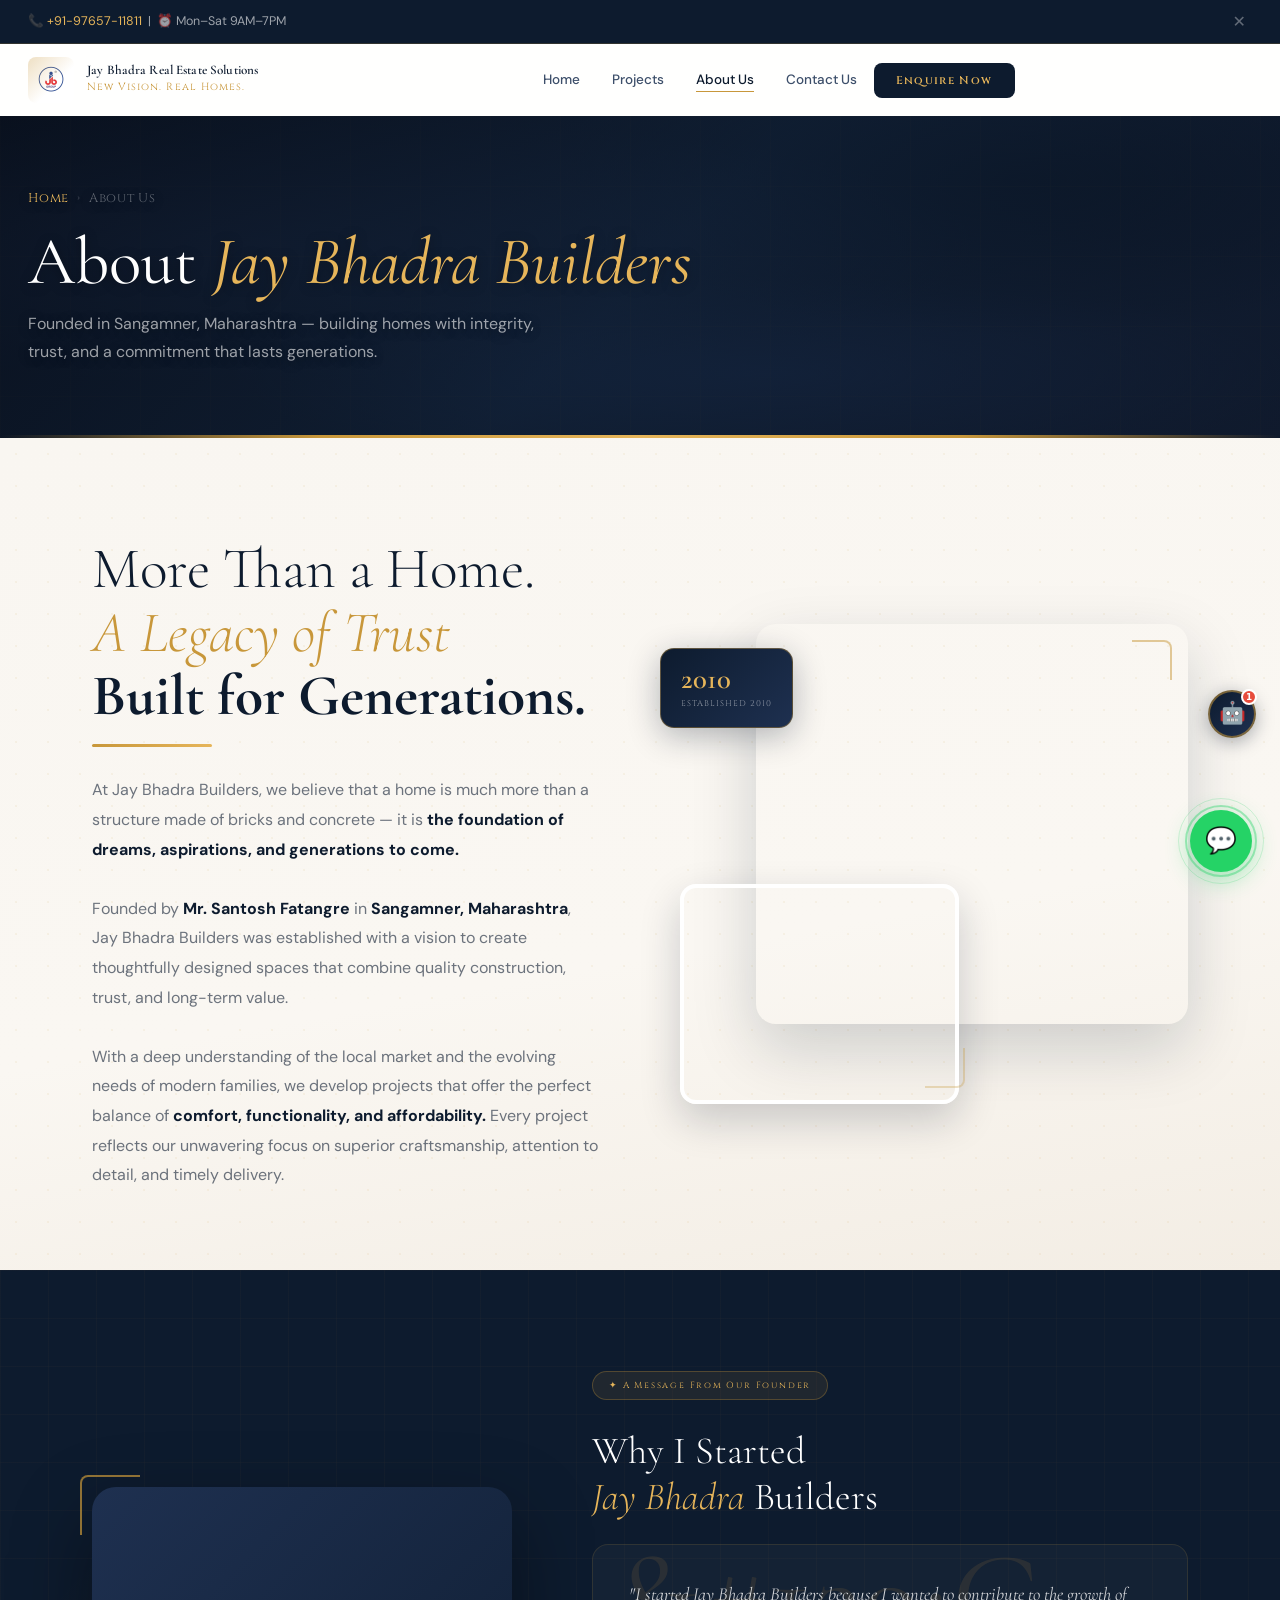
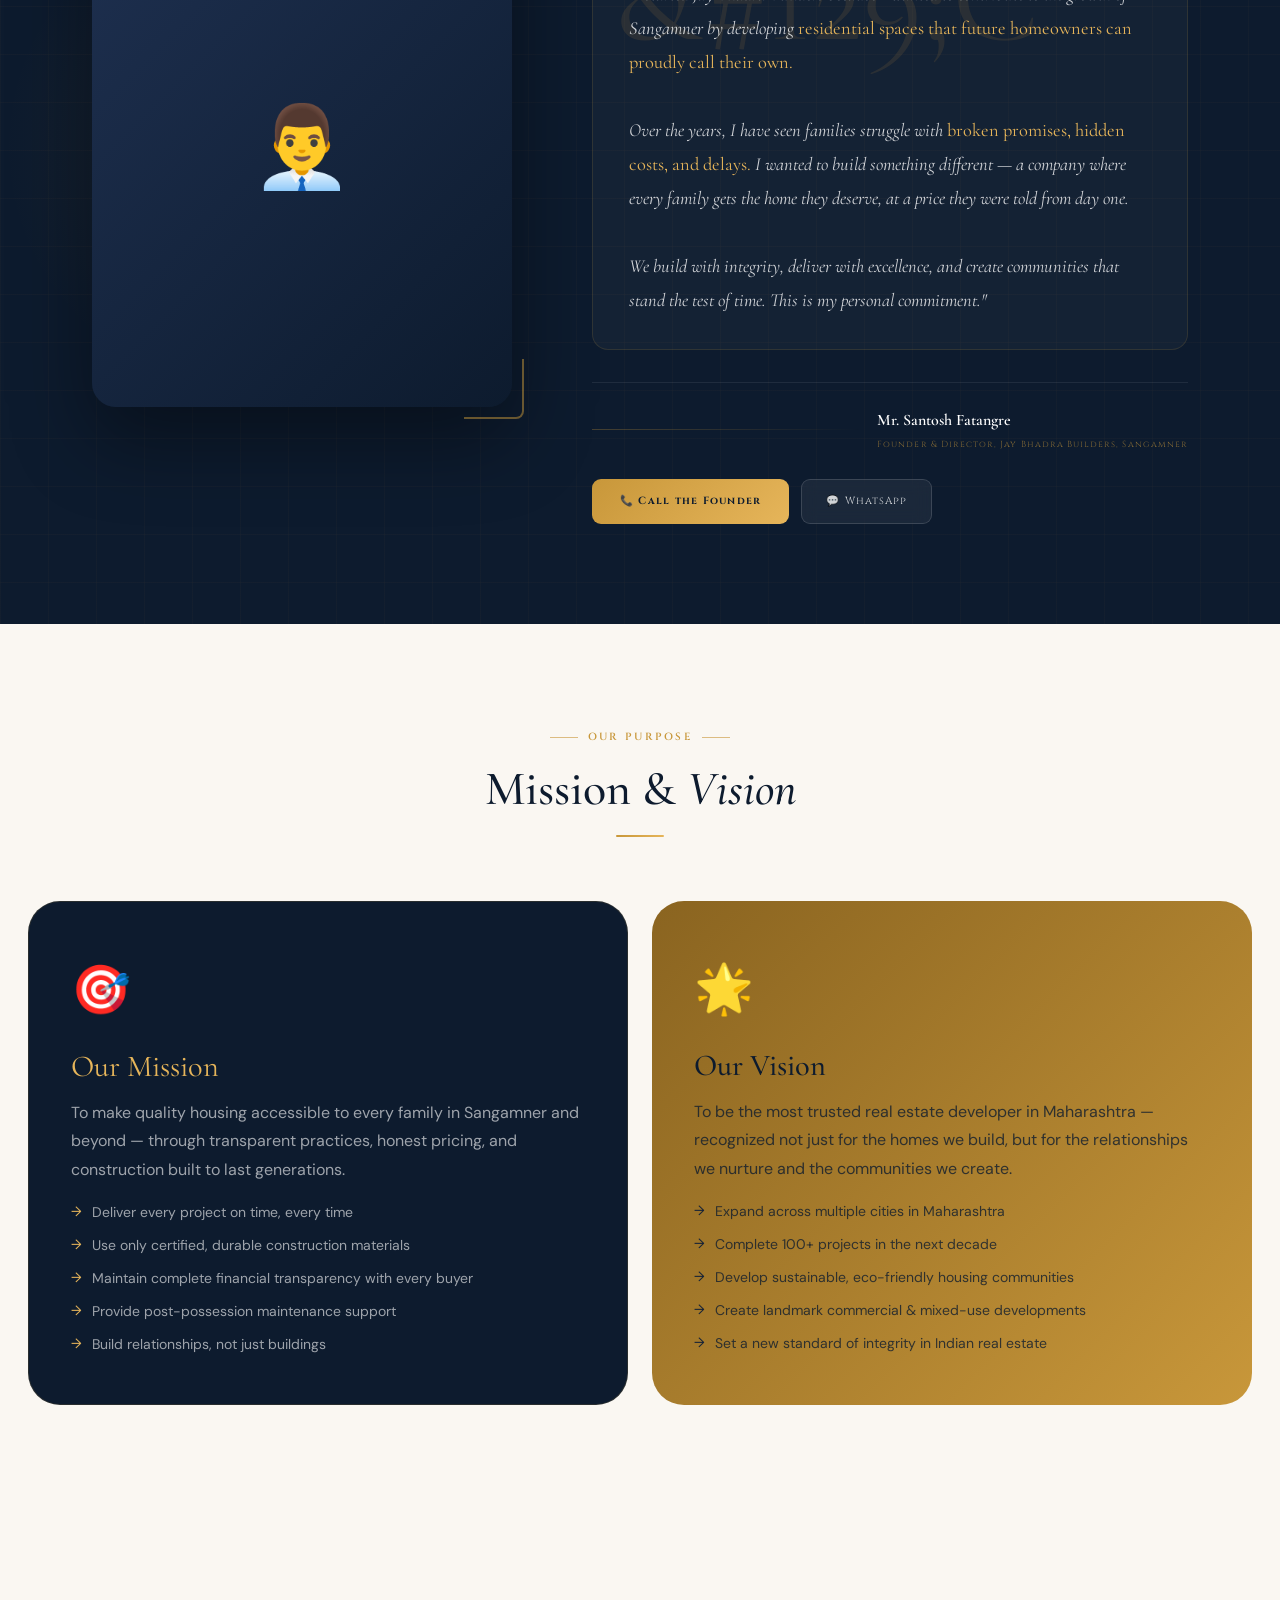
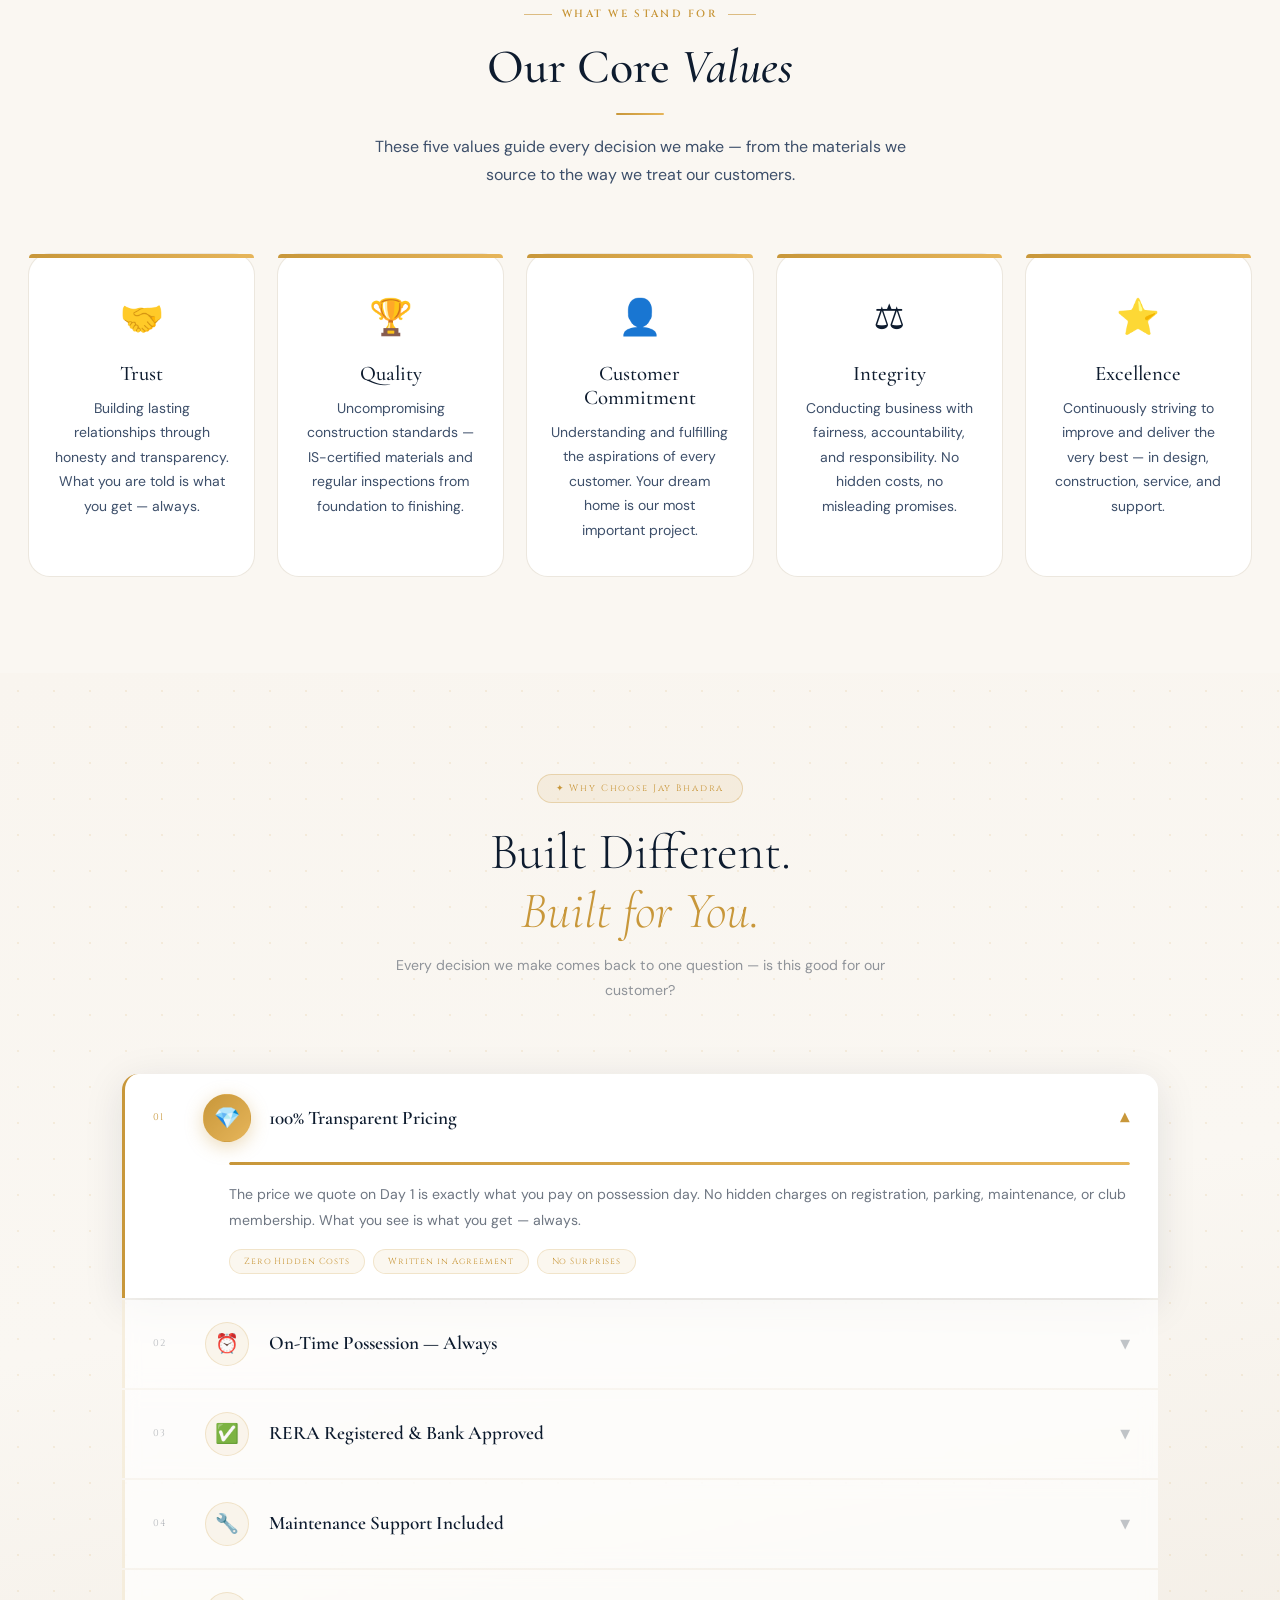
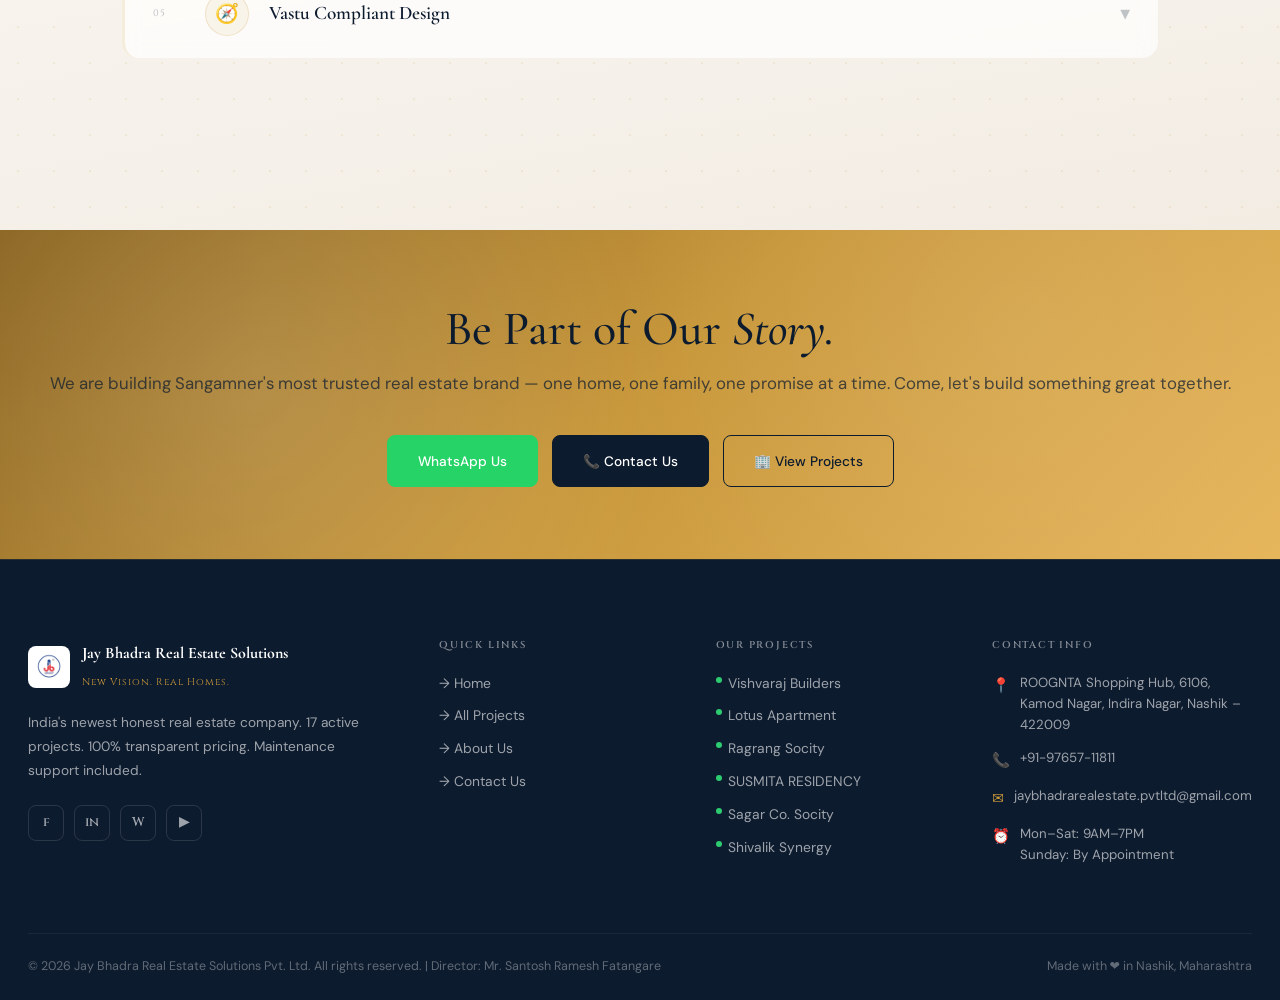
<file: files/about.html>
<!DOCTYPE html>
<html lang="en">
<head>
  <meta charset="UTF-8"/><meta name="viewport" content="width=device-width,initial-scale=1.0"/>
  <title>About Us &mdash; Jay Bhadra Real Estate Solutions | Mr. Santosh Fatangare</title>
  <link rel="canonical" href="https://jaybhadrarealestate.com/about.html"/>
  <meta name="keywords" content="Jay Bhadra Real Estate about, Santosh Fatangare Nashik, new real estate company Nashik, Jay Bhadra builders history"/>
  <meta name="description" content="Learn about Jay Bhadra Real Estate Solutions Pvt. Ltd., founded by Mr. Santosh Ramesh Fatangare. Our mission &mdash; 100% transparent pricing and quality homes for every family."/>
  <link rel="preconnect" href="https://fonts.googleapis.com"/><link rel="preconnect" href="https://fonts.gstatic.com" crossorigin/>
  <link href="https://fonts.googleapis.com/css2?family=Cormorant+Garamond:ital,wght@0,300;0,400;0,500;0,600;0,700;1,300;1,400;1,600&family=DM+Sans:opsz,wght@9..40,300;9..40,400;9..40,500;9..40,600&family=Cinzel:wght@400;500;600&display=swap" rel="stylesheet"/>
  <link rel="stylesheet" href="css/style.css"/>
  <link rel="icon" type="image/png" href="images/Logo.png"/>
  <link rel="sitemap" type="application/xml" href="/sitemap.xml"/>
  <meta property="og:image" content="https://jaybhadrarealestate.com/images/Logo.png"/>
  <meta property="og:url" content="https://jaybhadrarealestate.com/about.html"/>
  <meta property="og:site_name" content="Jay Bhadra Real Estate Solutions"/>
  <meta name="robots" content="index, follow"/>
  <meta name="author" content="Jay Bhadra Real Estate Solutions Pvt. Ltd."/>
<style>
/* &#9552;&#9552;&#9552; GLOBAL MOBILE FIXES &#9552;&#9552;&#9552; */
@media(max-width:600px){
  /* Navbar */
  .nav-tagline{display:none !important;}
  .nav-name{font-size:0.75rem !important;}
  .nav-cta{display:none !important;}
  /* Container */
  .container{padding-left:16px !important;padding-right:16px !important;}
  .section{padding:48px 0 !important;}
  /* Page hero */
  .page-hero .container{padding-bottom:32px !important;}
  .page-hero h1{font-size:clamp(1.8rem,8vw,3rem) !important;}
  /* AI bot + WA separation */
  #jb-btn{bottom:90px !important;right:16px !important;width:44px !important;height:44px !important;}
  /* Buttons */
  .btn{padding:12px 18px !important;font-size:0.68rem !important;}
}
/* Detail layout */
@media(max-width:900px){
  .detail-wrap{grid-template-columns:1fr !important;padding:20px 16px 40px !important;}
  .detail-sidebar{position:static !important;}
  .enq-row{grid-template-columns:1fr !important;}
  .enq-group.full{grid-column:span 1 !important;}
}
/* Search page */
@media(max-width:600px){
  .search-layout{grid-template-columns:1fr !important;}
  .filter-panel{display:none;}
  .filter-panel.open{display:block;}
  .sh-title{font-size:1.8rem !important;}
  .search-tabs{gap:4px !important;}
  .s-tab{padding:8px 12px !important;font-size:0.65rem !important;}
  .search-bar-wrap{flex-direction:column !important;gap:8px !important;border-radius:14px !important;}
  .sb-field{border-right:none !important;border-bottom:1px solid rgba(13,27,46,0.1) !important;padding:12px !important;}
  .sb-search-btn{border-radius:10px !important;width:100% !important;}
}
/* About page */
@media(max-width:600px){
  .ab-split{grid-template-columns:1fr !important;gap:32px !important;}
  .ab-split-right{height:260px !important;}
  .ab-stats-strip{grid-template-columns:repeat(2,1fr) !important;}
  .ab-dir-inner{grid-template-columns:1fr !important;gap:32px !important;padding:0 16px !important;}
  .ab-dir-photo{height:300px !important;}
  .rm-track,.ppl-grid{grid-template-columns:1fr !important;}
  .ab-story-inner,.ab-inner{padding:0 16px !important;}
}
/* Contact page */
@media(max-width:600px){
  .contact-grid{grid-template-columns:1fr !important;}
  .contact-cards{grid-template-columns:1fr 1fr !important;}
  .form-row{grid-template-columns:1fr !important;}
  .map-section{padding:0 16px !important;}
}
</style>
</head>
<body>
<div class="top-strip"><div class="container"><span>&#128222; <a href="tel:+919765711811">+91-97657-11811</a> &nbsp;|&nbsp; &#9200; Mon&ndash;Sat 9AM&ndash;7PM</span><button class="strip-dismiss">&#10005;</button></div></div>

<nav class="navbar"><div class="container">
  <a href="index.html" class="nav-logo"><div class="nav-logo-icon" style="padding:0;overflow:hidden;background:#fff;border-radius:8px;"><img src="images/Logo.png" alt="Jay Bhadra Real Estate Logo" style="width:100%;height:100%;object-fit:contain;display:block;padding:3px;" onerror="this.style.display='none';this.parentNode.style.background='linear-gradient(135deg,#c8973a,#8a6420)';this.parentNode.style.display='flex';this.parentNode.style.alignItems='center';this.parentNode.style.justifyContent='center';this.parentNode.innerHTML='<span style=font-family:Cinzel,serif;font-weight:600;color:#0d1b2e;font-size:1rem;>JB</span>'"/></div><div class="nav-logo-text"><strong>Jay Bhadra Real Estate Solutions </strong><em>New Vision. Real Homes.</em></div></a>
  <ul class="nav-links">
    <li><a href="index.html">Home</a></li>
    
    <li><a href="search.html">Projects</a></li>
    <li><a href="about.html" class="active">About Us</a></li>
    <li><a href="contact.html">Contact Us</a></li>
    <li><a href="contact.html" class="nav-cta">Enquire Now</a></li>
  </ul>
  <button class="hamburger"><span></span><span></span><span></span></button>
</div></nav>
<div class="nav-overlay"></div>
<nav class="nav-drawer">
  <a href="index.html">Home</a>
  <a href="search.html">Projects</a>
  <a href="about.html" class="active">About Us</a>
  <a href="contact.html">Contact Us</a>
  <a href="contact.html" style="margin-top:20px;background:var(--gold);color:var(--navy);font-weight:600;border-radius:var(--r-sm);text-align:center;font-family:var(--font-cap);font-size:0.75rem;letter-spacing:0.1em;padding:14px 16px;">ENQUIRE NOW</a>
</nav>

<main>
<style>
.page-hero{position:relative;overflow:hidden;}
.ph-slides{position:absolute;inset:0;z-index:0;}
.ph-slide{position:absolute;inset:0;background-size:cover;background-position:center;opacity:0;animation:phSlide 18s infinite;transform:scale(1.07);}
.ph-slide:nth-child(1){animation-delay:0s;}
.ph-slide:nth-child(2){animation-delay:6s;}
.ph-slide:nth-child(3){animation-delay:12s;}
@keyframes phSlide{0%{opacity:0;transform:scale(1.07)}8%{opacity:1;transform:scale(1.07)}30%{opacity:1;transform:scale(1.0)}40%{opacity:0;transform:scale(1.0)}100%{opacity:0}}
.ph-overlay{position:absolute;inset:0;z-index:1;background:linear-gradient(135deg,rgba(8,14,26,0.80) 0%,rgba(13,27,46,0.72) 50%,rgba(8,14,26,0.65) 100%);}
.ph-overlay::after{content:'';position:absolute;bottom:0;left:0;right:0;height:3px;background:linear-gradient(90deg,transparent,#c8973a,#e6b55a,#c8973a,transparent);animation:gsh 3s infinite;}
@keyframes gsh{0%{opacity:0.4}50%{opacity:1}100%{opacity:0.4}}
.page-hero .container{position:relative;z-index:2;}
.page-hero h1,.page-hero p,.page-hero nav{text-shadow:0 2px 12px rgba(0,0,0,0.35);}
</style>
<section class="page-hero">
  <div class="ph-slides">
    <div class="ph-slide" style="background-image:url('https://images.unsplash.com/photo-1566766997-bf6e89a70fae?w=1600&q=85&auto=format&fit=crop')"></div>
    <div class="ph-slide" style="background-image:url('https://images.unsplash.com/photo-1529253355930-ddbe423a2ac7?w=1600&q=85&auto=format&fit=crop')"></div>
    <div class="ph-slide" style="background-image:url('https://images.unsplash.com/photo-1512453979798-5ea266f8880c?w=1600&q=85&auto=format&fit=crop')"></div>
  </div>
  <div class="ph-overlay"></div><div class="container">
  <nav class="breadcrumb"><a href="index.html">Home</a><span class="sep">&#8250;</span><span>About Us</span></nav>
  <h1>About <em>Jay Bhadra Builders</em></h1>
  <p>Founded in Sangamner, Maharashtra &mdash; building homes with integrity, trust, and a commitment that lasts generations.</p>
</div></section>

<!-- &#9552;&#9552;&#9552; UNIQUE ABOUT &mdash; CINEMATIC STORY + DIRECTOR &#9552;&#9552;&#9552; -->
<style>
/* &#9552;&#9552; ABOUT HERO STORY &#9552;&#9552; */
.ab-story{
  position:relative;overflow:hidden;
  background:linear-gradient(170deg,#f9f6f1 0%,#faf7f2 60%,#f3ede4 100%);
  padding:100px 0 0;
}

/* Subtle dot pattern */
.ab-story::before{
  content:'';position:absolute;inset:0;
  background-image:radial-gradient(circle,rgba(200,151,58,0.08) 1px,transparent 1px);
  background-size:32px 32px;pointer-events:none;
}

.ab-story-inner{max-width:1160px;margin:0 auto;padding:0 32px;}

/* &#9472;&#9472; TOP SPLIT HEADLINE &#9472;&#9472; */
.ab-split{display:grid;grid-template-columns:1fr 1fr;gap:80px;align-items:center;margin-bottom:80px;}
.ab-split-left{}
.ab-chip{
  display:inline-flex;align-items:center;gap:8px;
  padding:6px 16px;border-radius:100px;
  background:rgba(200,151,58,0.1);border:1px solid rgba(200,151,58,0.3);
  font-family:'Cinzel',serif;font-size:0.58rem;letter-spacing:0.2em;color:#c8973a;
  margin-bottom:24px;
}
.ab-chip-dot{width:6px;height:6px;border-radius:50%;background:#c8973a;animation:abDot 1.5s ease-in-out infinite;}
@keyframes abDot{0%,100%{opacity:1;transform:scale(1)}50%{opacity:0.4;transform:scale(0.6)}}

.ab-headline{
  font-family:'Cormorant Garamond',Georgia,serif;
  font-size:clamp(2.4rem,4.5vw,3.8rem);
  font-weight:300;color:#0d1b2e;line-height:1.1;
  margin-bottom:0;
}
.ab-headline em{font-style:italic;color:#c8973a;}
.ab-headline strong{font-weight:700;display:block;}

/* Animated underline */
.ab-underline{
  height:3px;width:0;
  background:linear-gradient(90deg,#c8973a,#e6b55a);
  border-radius:2px;margin-top:16px;margin-bottom:28px;
  animation:abLine 1.2s .4s ease forwards;
}
@keyframes abLine{to{width:120px}}

.ab-intro{font-size:1rem;color:rgba(13,27,46,0.6);line-height:1.85;margin-bottom:0;}
.ab-intro strong{color:#0d1b2e;}

/* Right side &#8212; photo stack */
.ab-split-right{position:relative;height:480px;}

.ab-photo-main{
  position:absolute;top:0;right:0;
  width:85%;height:400px;border-radius:20px;overflow:hidden;
  box-shadow:0 24px 64px rgba(13,27,46,0.18);
}
.ab-photo-main img{width:100%;height:100%;object-fit:cover;display:block;transition:transform .8s ease;}
.ab-photo-main:hover img{transform:scale(1.04);}

.ab-photo-small{
  position:absolute;bottom:0;left:0;
  width:55%;height:220px;border-radius:16px;overflow:hidden;
  box-shadow:0 16px 40px rgba(13,27,46,0.2);
  border:4px solid #fff;
}
.ab-photo-small img{width:100%;height:100%;object-fit:cover;display:block;}

/* Floating badge */
.ab-photo-badge{
  position:absolute;top:24px;left:-20px;
  background:linear-gradient(135deg,#0d1b2e,#1e3050);
  border:1px solid rgba(200,151,58,0.4);
  border-radius:14px;padding:16px 20px;
  box-shadow:0 8px 32px rgba(13,27,46,0.3);
  animation:abFloat 4s ease-in-out infinite;
  z-index:3;
}
@keyframes abFloat{0%,100%{transform:translateY(0)}50%{transform:translateY(-10px)}}
.ab-badge-num{font-family:'Cormorant Garamond',Georgia,serif;font-size:1.8rem;font-weight:600;color:#e6b55a;display:block;line-height:1;}
.ab-badge-lbl{font-family:'Cinzel',serif;font-size:0.52rem;letter-spacing:0.12em;color:rgba(255,255,255,0.5);text-transform:uppercase;display:block;margin-top:3px;}

/* Decorative gold corner lines */
.ab-corner-tl{position:absolute;top:16px;right:16px;width:40px;height:40px;border-top:2px solid rgba(200,151,58,0.5);border-right:2px solid rgba(200,151,58,0.5);border-radius:0 8px 0 0;z-index:2;}
.ab-corner-br{position:absolute;bottom:16px;left:calc(45% + 16px);width:40px;height:40px;border-bottom:2px solid rgba(200,151,58,0.3);border-right:2px solid rgba(200,151,58,0.3);border-radius:0 0 8px 0;z-index:2;}

/* &#9472;&#9472; STATS STRIP &#9472;&#9472; */
.ab-stats-strip{
  display:grid;grid-template-columns:repeat(4,1fr);
  border-top:1px solid rgba(200,151,58,0.15);
  border-bottom:1px solid rgba(200,151,58,0.15);
  margin-bottom:0;
}
.ab-stat{
  padding:36px 28px;text-align:center;
  border-right:1px solid rgba(200,151,58,0.1);
  position:relative;overflow:hidden;
  transition:background .3s;
}
.ab-stat:last-child{border-right:none;}
.ab-stat:hover{background:rgba(200,151,58,0.04);}
.ab-stat::before{content:'';position:absolute;bottom:0;left:50%;transform:translateX(-50%);height:2px;width:0;background:linear-gradient(90deg,#c8973a,#e6b55a);transition:width .4s;}
.ab-stat:hover::before{width:80%;}
.ab-stat-num{font-family:'Cormorant Garamond',Georgia,serif;font-size:2.4rem;font-weight:600;color:#0d1b2e;display:block;line-height:1;}
.ab-stat-num em{font-style:normal;color:#c8973a;}
.ab-stat-lbl{font-family:'Cinzel',serif;font-size:0.58rem;letter-spacing:0.14em;color:rgba(13,27,46,0.4);text-transform:uppercase;display:block;margin-top:8px;}

/* &#9552;&#9552; DIRECTOR SECTION &#9552;&#9552; */
.ab-director{
  position:relative;overflow:hidden;
  background:#0d1b2e;
  padding:100px 0;
}

/* Background texture */
.ab-director::before{
  content:'';position:absolute;inset:0;
  background-image:
    linear-gradient(rgba(200,151,58,0.03) 1px,transparent 1px),
    linear-gradient(90deg,rgba(200,151,58,0.03) 1px,transparent 1px);
  background-size:48px 48px;
}

/* Glow behind photo */
.ab-dir-glow{
  position:absolute;left:0;top:50%;transform:translateY(-50%);
  width:500px;height:500px;border-radius:50%;
  background:radial-gradient(circle,rgba(200,151,58,0.08),transparent 70%);
  pointer-events:none;
}

.ab-dir-inner{
  max-width:1160px;margin:0 auto;padding:0 32px;
  display:grid;grid-template-columns:420px 1fr;
  gap:80px;align-items:center;position:relative;z-index:1;
}

/* Photo side */
.ab-dir-photo-wrap{position:relative;}
.ab-dir-photo{
  width:100%;height:520px;border-radius:24px;overflow:hidden;
  box-shadow:0 32px 80px rgba(0,0,0,0.4);
  position:relative;
}
.ab-dir-photo img{
  width:100%;height:100%;object-fit:cover;object-position:center top;display:block;
  filter:brightness(0.92);
  transition:transform .8s ease;
}
.ab-dir-photo:hover img{transform:scale(1.03);}

/* Gold frame lines on photo */
.ab-dir-frame-tl{position:absolute;top:-12px;left:-12px;width:60px;height:60px;border-top:2px solid rgba(200,151,58,0.7);border-left:2px solid rgba(200,151,58,0.7);border-radius:8px 0 0 0;z-index:2;}
.ab-dir-frame-br{position:absolute;bottom:-12px;right:-12px;width:60px;height:60px;border-bottom:2px solid rgba(200,151,58,0.5);border-right:2px solid rgba(200,151,58,0.5);border-radius:0 0 8px 0;z-index:2;}

/* Name card below photo */
.ab-dir-namecard{
  position:absolute;bottom:28px;left:50%;transform:translateX(-50%);
  background:rgba(8,14,26,0.9);backdrop-filter:blur(12px);
  border:1px solid rgba(200,151,58,0.3);border-radius:12px;
  padding:14px 24px;text-align:center;white-space:nowrap;
}
.ab-dir-name{font-family:'Cormorant Garamond',Georgia,serif;font-size:1rem;font-weight:600;color:#fff;display:block;}
.ab-dir-role{font-family:'Cinzel',serif;font-size:0.52rem;letter-spacing:0.12em;color:rgba(200,151,58,0.7);display:block;margin-top:3px;}

/* Content side */
.ab-dir-content{}
.ab-dir-chip{
  display:inline-flex;align-items:center;gap:8px;
  padding:6px 16px;border-radius:100px;
  background:rgba(200,151,58,0.1);border:1px solid rgba(200,151,58,0.3);
  font-family:'Cinzel',serif;font-size:0.56rem;letter-spacing:0.2em;color:#e6b55a;
  margin-bottom:28px;
}
.ab-dir-title{
  font-family:'Cormorant Garamond',Georgia,serif;
  font-size:clamp(1.6rem,3vw,2.6rem);font-weight:300;
  color:#fff;line-height:1.2;margin-bottom:24px;
}
.ab-dir-title em{font-style:italic;color:#e6b55a;}

/* Quote block */
.ab-dir-quote{
  position:relative;padding:32px 36px;
  background:rgba(255,255,255,0.03);
  border:1px solid rgba(200,151,58,0.15);
  border-radius:16px;margin-bottom:32px;
  overflow:hidden;
}
.ab-dir-quote::before{
  content:'&#129;C';
  position:absolute;top:-10px;left:20px;
  font-family:'Cormorant Garamond',Georgia,serif;
  font-size:8rem;color:rgba(200,151,58,0.12);line-height:1;
  pointer-events:none;
}
.ab-dir-quote-text{
  font-family:'Cormorant Garamond',Georgia,serif;
  font-size:1.15rem;font-style:italic;
  color:rgba(255,255,255,0.8);line-height:1.85;
  position:relative;z-index:1;
}
.ab-dir-quote-text em{color:#e6b55a;font-style:normal;}

/* Signature line */
.ab-dir-sig{
  display:flex;align-items:center;gap:16px;
  padding-top:24px;border-top:1px solid rgba(255,255,255,0.08);
}
.ab-dir-sig-line{flex:1;height:1px;background:linear-gradient(90deg,rgba(200,151,58,0.3),transparent);}
.ab-dir-sig-name{font-family:'Cormorant Garamond',Georgia,serif;font-size:1rem;font-weight:600;color:#fff;}
.ab-dir-sig-role{font-family:'Cinzel',serif;font-size:0.55rem;letter-spacing:0.12em;color:rgba(200,151,58,0.6);margin-top:3px;}

/* CTA buttons */
.ab-dir-btns{display:flex;gap:12px;flex-wrap:wrap;margin-top:28px;}
.ab-btn-gold{
  padding:13px 28px;
  background:linear-gradient(135deg,#c8973a,#e6b55a);
  color:#0d1b2e;border:none;border-radius:9px;
  font-family:'Cinzel',serif;font-size:0.65rem;font-weight:700;letter-spacing:0.12em;
  cursor:pointer;text-decoration:none;display:inline-flex;align-items:center;gap:8px;
  transition:all .3s;
}
.ab-btn-gold:hover{transform:translateY(-2px);box-shadow:0 8px 24px rgba(200,151,58,0.4);}
.ab-btn-wa{
  padding:13px 24px;
  background:rgba(255,255,255,0.06);color:rgba(255,255,255,0.8);
  border:1px solid rgba(255,255,255,0.14);border-radius:9px;
  font-family:'Cinzel',serif;font-size:0.65rem;letter-spacing:0.1em;
  cursor:pointer;text-decoration:none;display:inline-flex;align-items:center;gap:8px;
  transition:all .3s;backdrop-filter:blur(8px);
}
.ab-btn-wa:hover{background:rgba(255,255,255,0.1);color:#fff;}

@media(max-width:1000px){
  .ab-split{grid-template-columns:1fr;gap:40px;}
  .ab-split-right{height:320px;}
  .ab-photo-main{width:100%;height:280px;}
  .ab-photo-small{display:none;}
  .ab-stats-strip{grid-template-columns:repeat(2,1fr);}
  .ab-dir-inner{grid-template-columns:1fr;gap:40px;}
  .ab-dir-photo{height:320px;}
  .ab-story-inner{padding:0 20px;}
  .ab-dir-inner{padding:0 20px;}
}
@media(max-width:500px){
  .ab-stats-strip{grid-template-columns:repeat(2,1fr);}
  .ab-story{padding:60px 0 0;}
  .ab-director{padding:60px 0;}
}
</style>

<!-- &#9552;&#9552; STORY SECTION &#9552;&#9552; -->
<section class="ab-story">
  <div class="ab-story-inner">

    <!-- Split: Headline left, Photo right -->
    <div class="ab-split">
      <div class="ab-split-left fade-up">
        
    
        <h2 class="ab-headline">
          More Than a Home.<br/>
          <em>A Legacy of Trust</em><br/>
          <strong>Built for Generations.</strong>
        </h2>
        <div class="ab-underline"></div>
        <p class="ab-intro">
          At Jay Bhadra Builders, we believe that a home is much more than a structure made of bricks and concrete — it is <strong>the foundation of dreams, aspirations, and generations to come.</strong>
          <br/><br/>
          Founded by <strong>Mr. Santosh Fatangre</strong> in <strong>Sangamner, Maharashtra</strong>, Jay Bhadra Builders was established with a vision to create thoughtfully designed spaces that combine quality construction, trust, and long-term value.
          <br/><br/>
          With a deep understanding of the local market and the evolving needs of modern families, we develop projects that offer the perfect balance of <strong>comfort, functionality, and affordability.</strong> Every project reflects our unwavering focus on superior craftsmanship, attention to detail, and timely delivery.
        </p>
      </div>

      <div class="ab-split-right fade-up stagger-1">
        <div class="ab-photo-main">
          <img
            src="https://images.unsplash.com/photo-1580587771525-78b9dba3b914?w=900&q=90&auto=format&fit=crop"
            alt="Jay Bhadra Builders project"
            loading="lazy"
            onerror="this.src='https://images.unsplash.com/photo-1570168007204-dfb528c6958f?w=900&q=85'"/>
        </div>
        <div class="ab-photo-small">
          <img
            src="https://images.unsplash.com/photo-1600607687939-ce8a6c25118c?w=500&q=85&auto=format&fit=crop"
            alt="Jay Bhadra Builders quality construction"
            loading="lazy"
            onerror="this.src='https://images.unsplash.com/photo-1560185009-5bf9f2849488?w=500&q=85'"/>
        </div>
        <div class="ab-photo-badge">
          <span class="ab-badge-num">2010</span>
          <span class="ab-badge-lbl">Established 2010</span>
        </div>
        <div class="ab-corner-tl"></div>
        <div class="ab-corner-br"></div>
      </div>
    </div>

    

  </div>
</section>

<!-- &#9552;&#9552; DIRECTOR SECTION &#9552;&#9552; -->
<section class="ab-director">
  <div class="ab-dir-glow"></div>
  <div class="ab-dir-inner">

    <!-- Photo side -->
    <div class="ab-dir-photo-wrap fade-up">
      <div class="ab-dir-photo">
        <!--
        &#9552;&#9552;&#9552;&#9552;&#9552;&#9552;&#9552;&#9552;&#9552;&#9552;&#9552;&#9552;&#9552;&#9552;&#9552;&#9552;&#9552;&#9552;&#9552;&#9552;&#9552;&#9552;&#9552;&#9552;&#9552;&#9552;&#9552;&#9552;&#9552;&#9552;&#9552;&#9552;&#9552;&#9552;&#9552;&#9552;&#9552;&#9552;&#9552;&#9552;
        ADD DIRECTOR PHOTO:
        1. Upload to imgbb.com
        2. Copy Direct link
        3. Replace ADD_DIRECTOR_PHOTO_HERE
        &#9552;&#9552;&#9552;&#9552;&#9552;&#9552;&#9552;&#9552;&#9552;&#9552;&#9552;&#9552;&#9552;&#9552;&#9552;&#9552;&#9552;&#9552;&#9552;&#9552;&#9552;&#9552;&#9552;&#9552;&#9552;&#9552;&#9552;&#9552;&#9552;&#9552;&#9552;&#9552;&#9552;&#9552;&#9552;&#9552;&#9552;&#9552;&#9552;&#9552;
        -->
        <img
          src="https://i.ibb.co/4RcJ6MBm/Founder.jpg"
          alt="Mr. Santosh Ramesh Fatangare &mdash; Founder Jay Bhadra Real Estate"
          loading="lazy"
          onerror="this.style.display='none';this.parentNode.style.background='linear-gradient(135deg,#1e3050,#0d1b2e)';this.parentNode.style.display='flex';this.parentNode.style.alignItems='center';this.parentNode.style.justifyContent='center';this.parentNode.innerHTML='<span style=font-size:5rem>&#128104;&#8205;&#128188;</span>'"/>
        <div class="ab-dir-namecard">
          <span class="ab-dir-name">Mr. Santosh Ramesh Fatangare</span>
          <span class="ab-dir-role">Founder &amp; Director</span>
        </div>
      </div>
      <div class="ab-dir-frame-tl"></div>
      <div class="ab-dir-frame-br"></div>
    </div>

    <!-- Content side -->
    <div class="ab-dir-content fade-up stagger-1">
      <div class="ab-dir-chip">&#10022; A Message From Our Founder</div>
      <h3 class="ab-dir-title">
        Why I Started<br/>
        <em>Jay Bhadra</em> Builders
      </h3>

      <div class="ab-dir-quote">
        <p class="ab-dir-quote-text">
          "I started Jay Bhadra Builders because I wanted to contribute to the growth of Sangamner by developing <em>residential spaces that future homeowners can proudly call their own.</em>
          <br/><br/>
          Over the years, I have seen families struggle with <em>broken promises, hidden costs, and delays.</em> I wanted to build something different — a company where every family gets the home they deserve, at a price they were told from day one.
          <br/><br/>
          We build with integrity, deliver with excellence, and create communities that stand the test of time. This is my personal commitment."
        </p>
      </div>

      <div class="ab-dir-sig">
        <div class="ab-dir-sig-line"></div>
        <div>
          <div class="ab-dir-sig-name">Mr. Santosh Fatangre</div>
          <div class="ab-dir-sig-role">Founder &amp; Director, Jay Bhadra Builders, Sangamner</div>
        </div>
      </div>

      <div class="ab-dir-btns">
        <a href="tel:+919765711811" class="ab-btn-gold">&#128222; Call the Founder</a>
        <a href="https://wa.me/919765711811?text=Hello%20Mr.%20Fatangare!%20I%20would%20like%20to%20discuss%20a%20property." target="_blank" class="ab-btn-wa">&#128172; WhatsApp</a>
      </div>
    </div>

  </div>
</section>

<!-- MISSION & VISION -->
<section class="section">
  <div class="container">
    <div class="section-header fade-up"><span class="label">Our Purpose</span><h2>Mission &amp; <em>Vision</em></h2><div class="gold-line"></div></div>
    <div class="mv-grid">
      <div class="mv-card dark fade-up">
        <span class="big-icon">&#127919;</span>
        <h3>Our Mission</h3>
        <p>To make quality housing accessible to every family in Sangamner and beyond — through transparent practices, honest pricing, and construction built to last generations.</p>
        <ul>
          <li>Deliver every project on time, every time</li>
          <li>Use only certified, durable construction materials</li>
          <li>Maintain complete financial transparency with every buyer</li>
          <li>Provide post-possession maintenance support</li>
          <li>Build relationships, not just buildings</li>
        </ul>
      </div>
      <div class="mv-card gold fade-up stagger-1">
        <span class="big-icon">&#127775;</span>
        <h3>Our Vision</h3>
        <p>To be the most trusted real estate developer in Maharashtra — recognized not just for the homes we build, but for the relationships we nurture and the communities we create.</p>
        <ul>
          <li>Expand across multiple cities in Maharashtra</li>
          <li>Complete 100+ projects in the next decade</li>
          <li>Develop sustainable, eco-friendly housing communities</li>
          <li>Create landmark commercial &amp; mixed-use developments</li>
          <li>Set a new standard of integrity in Indian real estate</li>
        </ul>
      </div>
    </div>
  </div>
</section>

<!-- VALUES -->
<section class="section bg-cream">
  <div class="container">
    <div class="section-header fade-up"><span class="label">What We Stand For</span><h2>Our Core <em>Values</em></h2><div class="gold-line"></div><p>These five values guide every decision we make — from the materials we source to the way we treat our customers.</p></div>
    <div class="values-grid" style="grid-template-columns:repeat(auto-fit,minmax(200px,1fr))">
      <div class="value-card fade-up">
        <span class="value-icon">&#129309;</span>
        <h4>Trust</h4>
        <p>Building lasting relationships through honesty and transparency. What you are told is what you get — always.</p>
      </div>
      <div class="value-card fade-up stagger-1">
        <span class="value-icon">&#127942;</span>
        <h4>Quality</h4>
        <p>Uncompromising construction standards — IS-certified materials and regular inspections from foundation to finishing.</p>
      </div>
      <div class="value-card fade-up stagger-2">
        <span class="value-icon">&#128100;</span>
        <h4>Customer Commitment</h4>
        <p>Understanding and fulfilling the aspirations of every customer. Your dream home is our most important project.</p>
      </div>
      <div class="value-card fade-up stagger-3">
        <span class="value-icon">&#9878;&#65039;</span>
        <h4>Integrity</h4>
        <p>Conducting business with fairness, accountability, and responsibility. No hidden costs, no misleading promises.</p>
      </div>
      <div class="value-card fade-up stagger-4">
        <span class="value-icon">&#11088;</span>
        <h4>Excellence</h4>
        <p>Continuously striving to improve and deliver the very best — in design, construction, service, and support.</p>
      </div>
    </div>
  </div>
</section>

<!-- &#9552;&#9552;&#9552; WHY US &mdash; ANIMATED PROMISE SECTION &#9552;&#9552;&#9552; -->
<style>
/* &#9552;&#9552; PROMISE SECTION &#9552;&#9552; */
.pr-section{
  position:relative;overflow:hidden;
  background:linear-gradient(170deg,#f9f5ef 0%,#faf7f2 50%,#f2ece3 100%);
  padding:100px 0;
}
/* Subtle animated dot grid */
.pr-section::before{
  content:'';position:absolute;inset:0;
  background-image:radial-gradient(circle,rgba(200,151,58,0.12) 1px,transparent 1px);
  background-size:36px 36px;
  animation:prGrid 20s linear infinite;
  pointer-events:none;
}
@keyframes prGrid{to{background-position:36px 36px;}}

.pr-inner{max-width:1100px;margin:0 auto;padding:0 32px;position:relative;z-index:1;}

/* Header */
.pr-header{text-align:center;margin-bottom:72px;}
.pr-chip{display:inline-flex;align-items:center;gap:8px;padding:6px 18px;border-radius:100px;background:rgba(200,151,58,0.1);border:1px solid rgba(200,151,58,0.3);font-family:'Cinzel',serif;font-size:0.58rem;letter-spacing:0.2em;color:#c8973a;margin-bottom:20px;}
.pr-title{font-family:'Cormorant Garamond',Georgia,serif;font-size:clamp(2rem,4vw,3.2rem);font-weight:300;color:#0d1b2e;line-height:1.15;}
.pr-title em{font-style:italic;color:#c8973a;}
.pr-sub{font-size:0.88rem;color:rgba(13,27,46,0.45);margin-top:12px;max-width:500px;margin-left:auto;margin-right:auto;}

/* &#9472;&#9472; SPLIT ACCORDION &#9472;&#9472; */
.pr-accordion{display:flex;flex-direction:column;gap:2px;margin-bottom:72px;}

.pr-item{
  position:relative;overflow:hidden;
  border-radius:0;
  border-left:3px solid rgba(200,151,58,0.15);
  background:rgba(255,255,255,0.7);
  backdrop-filter:blur(8px);
  transition:all .5s cubic-bezier(.77,0,.18,1);
  cursor:pointer;
}
.pr-item:first-child{border-radius:16px 16px 0 0;}
.pr-item:last-child{border-radius:0 0 16px 16px;}
.pr-item.open{
  border-left-color:#c8973a;
  background:#fff;
  box-shadow:0 8px 40px rgba(13,27,46,0.1);
}

/* Row header */
.pr-item-head{
  display:flex;align-items:center;gap:20px;
  padding:22px 28px;
  user-select:none;
}
.pr-item-num{
  font-family:'Cinzel',serif;font-size:0.6rem;
  letter-spacing:0.15em;color:rgba(13,27,46,0.3);
  width:32px;flex-shrink:0;
  transition:color .3s;
}
.pr-item.open .pr-item-num{color:#c8973a;}
.pr-item-icon{
  width:44px;height:44px;border-radius:50%;
  background:rgba(200,151,58,0.08);
  border:1.5px solid rgba(200,151,58,0.2);
  display:flex;align-items:center;justify-content:center;
  font-size:1.2rem;flex-shrink:0;
  transition:all .4s cubic-bezier(.34,1.56,.64,1);
}
.pr-item.open .pr-item-icon{
  background:linear-gradient(135deg,#c8973a,#e6b55a);
  border-color:transparent;
  transform:scale(1.1);
  box-shadow:0 4px 16px rgba(200,151,58,0.35);
}
.pr-item-title{
  font-family:'Cormorant Garamond',Georgia,serif;
  font-size:1.2rem;font-weight:600;color:#0d1b2e;flex:1;
  transition:color .3s;
}
.pr-item.open .pr-item-title{color:#0d1b2e;}
.pr-item-arrow{
  font-size:0.8rem;color:rgba(13,27,46,0.25);
  transition:transform .4s, color .3s;
  flex-shrink:0;
}
.pr-item.open .pr-item-arrow{transform:rotate(180deg);color:#c8973a;}

/* Expandable body */
.pr-item-body{
  max-height:0;overflow:hidden;
  transition:max-height .5s cubic-bezier(.77,0,.18,1);
  padding:0 28px 0 104px;
}
.pr-item.open .pr-item-body{max-height:300px;}
.pr-item-body-inner{padding-bottom:24px;}
.pr-item-desc{font-size:0.88rem;color:rgba(13,27,46,0.6);line-height:1.85;margin-bottom:16px;}
.pr-item-tags{display:flex;gap:8px;flex-wrap:wrap;}
.pr-item-tag{
  padding:4px 14px;border-radius:100px;
  background:rgba(200,151,58,0.08);
  border:1px solid rgba(200,151,58,0.2);
  font-family:'Cinzel',serif;font-size:0.55rem;
  letter-spacing:0.1em;color:#c8973a;
}

/* Progress bar inside item */
.pr-progress{height:3px;background:rgba(13,27,46,0.06);border-radius:2px;margin-bottom:16px;overflow:hidden;}
.pr-progress-fill{height:100%;border-radius:2px;background:linear-gradient(90deg,#c8973a,#e6b55a);width:0;transition:width 1s .3s ease;}
.pr-item.open .pr-progress-fill{width:var(--w);}

/* &#9472;&#9472; FLOATING STATS &#9472;&#9472; */
.pr-stats{
  display:grid;grid-template-columns:repeat(3,1fr);
  gap:20px;
}
.pr-stat-card{
  position:relative;border-radius:20px;overflow:hidden;
  padding:36px 28px;
  background:#fff;
  border:1px solid rgba(200,151,58,0.15);
  box-shadow:0 4px 24px rgba(13,27,46,0.06);
  text-align:center;
  transition:all .5s cubic-bezier(.34,1.56,.64,1);
  animation:prFloat linear infinite;
}
.pr-stat-card:nth-child(1){animation-duration:5s;animation-delay:0s;}
.pr-stat-card:nth-child(2){animation-duration:7s;animation-delay:1.5s;}
.pr-stat-card:nth-child(3){animation-duration:6s;animation-delay:3s;}
@keyframes prFloat{0%,100%{transform:translateY(0)}50%{transform:translateY(-8px)}}
.pr-stat-card:hover{
  border-color:rgba(200,151,58,0.4);
  box-shadow:0 16px 48px rgba(13,27,46,0.12);
  animation-play-state:paused;
  transform:translateY(-10px) !important;
}
/* Top shimmer line */
.pr-stat-card::before{
  content:'';position:absolute;top:0;left:10%;right:10%;height:2px;
  background:linear-gradient(90deg,transparent,#c8973a,transparent);
  opacity:0;transition:opacity .4s;
}
.pr-stat-card:hover::before{opacity:1;}
.pr-stat-icon{font-size:2.2rem;margin-bottom:12px;display:block;line-height:1;}
.pr-stat-num{
  font-family:'Cormorant Garamond',Georgia,serif;
  font-size:2.8rem;font-weight:600;color:#0d1b2e;
  display:block;line-height:1;
}
.pr-stat-num em{color:#c8973a;font-style:normal;}
.pr-stat-lbl{
  font-family:'Cinzel',serif;font-size:0.58rem;
  letter-spacing:0.14em;color:rgba(13,27,46,0.4);
  text-transform:uppercase;display:block;margin-top:8px;
}
.pr-stat-desc{font-size:0.76rem;color:rgba(13,27,46,0.45);margin-top:8px;line-height:1.6;}

@media(max-width:900px){
  .pr-stats{grid-template-columns:1fr;}
  .pr-item-body{padding-left:72px;}
  .pr-inner{padding:0 20px;}
  .pr-section{padding:64px 0;}
}
</style>

<section class="pr-section">
  <div class="pr-inner">

    <div class="pr-header">
      <div class="pr-chip">&#10022; Why Choose Jay Bhadra</div>
      <h2 class="pr-title">Built Different.<br/><em>Built for You.</em></h2>
      <p class="pr-sub">Every decision we make comes back to one question &mdash; is this good for our customer?</p>
    </div>

    <!-- Animated Accordion -->
    <div class="pr-accordion">

      <div class="pr-item open" onclick="prToggle(this)">
        <div class="pr-item-head">
          <span class="pr-item-num">01</span>
          <div class="pr-item-icon">&#128142;</div>
          <span class="pr-item-title">100% Transparent Pricing</span>
          <span class="pr-item-arrow">&#9660;</span>
        </div>
        <div class="pr-item-body">
          <div class="pr-item-body-inner">
            <div class="pr-progress"><div class="pr-progress-fill" style="--w:100%"></div></div>
            <p class="pr-item-desc">The price we quote on Day 1 is exactly what you pay on possession day. No hidden charges on registration, parking, maintenance, or club membership. What you see is what you get &mdash; always.</p>
            <div class="pr-item-tags"><span class="pr-item-tag">Zero Hidden Costs</span><span class="pr-item-tag">Written in Agreement</span><span class="pr-item-tag">No Surprises</span></div>
          </div>
        </div>
      </div>

      <div class="pr-item" onclick="prToggle(this)">
        <div class="pr-item-head">
          <span class="pr-item-num">02</span>
          <div class="pr-item-icon">&#9200;</div>
          <span class="pr-item-title">On-Time Possession &mdash; Always</span>
          <span class="pr-item-arrow">&#9660;</span>
        </div>
        <div class="pr-item-body">
          <div class="pr-item-body-inner">
            <div class="pr-progress"><div class="pr-progress-fill" style="--w:95%"></div></div>
            <p class="pr-item-desc">The possession date in your agreement is a commitment, not an estimate. We plan every project with buffer time built in so that even if something unexpected happens &mdash; you still get your keys on time.</p>
            <div class="pr-item-tags"><span class="pr-item-tag">Date in Agreement</span><span class="pr-item-tag">Buffer Planning</span><span class="pr-item-tag">Our Guarantee</span></div>
          </div>
        </div>
      </div>

      <div class="pr-item" onclick="prToggle(this)">
        <div class="pr-item-head">
          <span class="pr-item-num">03</span>
          <div class="pr-item-icon">&#9989;</div>
          <span class="pr-item-title">RERA Registered & Bank Approved</span>
          <span class="pr-item-arrow">&#9660;</span>
        </div>
        <div class="pr-item-body">
          <div class="pr-item-body-inner">
            <div class="pr-progress"><div class="pr-progress-fill" style="--w:100%"></div></div>
            <p class="pr-item-desc">Every Jay Bhadra project is fully registered under Maharashtra RERA &mdash; giving you complete legal protection. All projects are also pre-approved by SBI, HDFC Bank and Bank of Maharashtra for faster home loans.</p>
            <div class="pr-item-tags"><span class="pr-item-tag">MahaRERA Registered</span><span class="pr-item-tag">SBI Approved</span><span class="pr-item-tag">HDFC Approved</span></div>
          </div>
        </div>
      </div>

      <div class="pr-item" onclick="prToggle(this)">
        <div class="pr-item-head">
          <span class="pr-item-num">04</span>
          <div class="pr-item-icon">&#128295;</div>
          <span class="pr-item-title">Maintenance Support Included</span>
          <span class="pr-item-arrow">&#9660;</span>
        </div>
        <div class="pr-item-body">
          <div class="pr-item-body-inner">
            <div class="pr-progress"><div class="pr-progress-fill" style="--w:85%"></div></div>
            <p class="pr-item-desc">Moving in is not the end of our relationship &mdash; it's the beginning. After possession, our team handles structural issues, plumbing, electrical faults and general maintenance. Just call us and we show up.</p>
            <div class="pr-item-tags"><span class="pr-item-tag">Post-Possession Support</span><span class="pr-item-tag">Structural Coverage</span><span class="pr-item-tag">Just Call Us</span></div>
          </div>
        </div>
      </div>

      <div class="pr-item" onclick="prToggle(this)">
        <div class="pr-item-head">
          <span class="pr-item-num">05</span>
          <div class="pr-item-icon">&#129517;</div>
          <span class="pr-item-title">Vastu Compliant Design</span>
          <span class="pr-item-arrow">&#9660;</span>
        </div>
        <div class="pr-item-body">
          <div class="pr-item-body-inner">
            <div class="pr-progress"><div class="pr-progress-fill" style="--w:100%"></div></div>
            <p class="pr-item-desc">Every floor plan is designed with traditional Vastu Shastra principles &mdash; correct orientation, natural light flow, proper room placement. A home that brings positivity and harmony to your family.</p>
            <div class="pr-item-tags"><span class="pr-item-tag">Expert Architect</span><span class="pr-item-tag">100% Vastu</span><span class="pr-item-tag">Positive Energy</span></div>
          </div>
        </div>
      </div>

    </div>



  </div>
</section>

<script>
function prToggle(item){
  var isOpen = item.classList.contains('open');
  // Close all
  document.querySelectorAll('.pr-item').forEach(function(i){ i.classList.remove('open'); });
  // Open clicked if it was closed
  if(!isOpen) item.classList.add('open');
}
</script>



<section class="cta-banner">
  <div class="container">
    <h2 class="fade-up">Be Part of Our <em>Story.</em></h2>
    <p class="fade-up stagger-1">We are building Sangamner's most trusted real estate brand — one home, one family, one promise at a time. Come, let's build something great together.</p>
    <div class="cta-actions fade-up stagger-2">
      <a href="https://wa.me/919765711811?text=Hello%20Jay%20Bhadra%20Builders!%20I%20would%20like%20to%20know%20more%20about%20your%20projects." class="btn btn-whatsapp" target="_blank" rel="noopener">WhatsApp Us</a>
      <a href="contact.html" class="btn btn-navy">&#128222; Contact Us</a>
      <a href="search.html" class="btn btn-outline-navy">&#127970; View Projects</a>
    </div>
  </div>
</section>
</main>

<footer class="footer">
  <div class="container">
    <div class="footer-grid">

      <!-- Brand -->
      <div class="footer-brand">
        <div class="footer-logo">
          <div class="footer-logo-icon" style="padding:0;overflow:hidden;background:#fff;border-radius:8px;">
            <img src="images/Logo.png" alt="Jay Bhadra Real Estate Logo" style="width:100%;height:100%;object-fit:contain;display:block;padding:3px;" onerror="this.style.display=&apos;none&apos;;this.parentNode.style.background=&apos;linear-gradient(135deg,#c8973a,#8a6420)&apos;;this.parentNode.style.display=&apos;flex&apos;;this.parentNode.style.alignItems=&apos;center&apos;;this.parentNode.style.justifyContent=&apos;center&apos;;this.parentNode.innerHTML=&apos;<span style=font-family:Cinzel,serif;font-weight:600;color:#0d1b2e;font-size:1rem;>JB</span>&apos;"/>
          </div>
          <div class="footer-logo-text">
            <strong>Jay Bhadra Real Estate Solutions</strong>
            <em>New Vision. Real Homes.</em>
          </div>
        </div>
        <p>India&#39;s newest honest real estate company. <span id="footer-proj-count">&#8212;</span> active projects. 100% transparent pricing. Maintenance support included.</p>
        <div class="footer-social">
          <a href="#" class="soc-icon">f</a>
          <a href="#" class="soc-icon">in</a>
          <a href="https://wa.me/919765711811" class="soc-icon" target="_blank">W</a>
          <a href="#" class="soc-icon">&#9654;</a>
        </div>
      </div>

      <!-- Quick Links -->
      <div class="footer-col">
        <h5>Quick Links</h5>
        <ul>
          <li><a href="index.html">&rarr; Home</a></li>
          <li><a href="search.html">&rarr; All Projects</a></li>
          <li><a href="about.html">&rarr; About Us</a></li>
          <li><a href="contact.html">&rarr; Contact Us</a></li>
        </ul>
      </div>

      <!-- Our Projects — dynamic -->
      <div class="footer-col">
        <h5>Our Projects</h5>
        <ul id="footer-projects-list">
          <li style="color:rgba(255,255,255,0.25);font-size:0.8rem;">Loading&hellip;</li>
        </ul>
      </div>

      <!-- Contact Info -->
      <div class="footer-col">
        <h5>Contact Info</h5>
        <div class="footer-ci"><span class="ic">&#128205;</span><span class="tx">ROOGNTA Shopping Hub, 6106, Kamod Nagar, Indira Nagar, Nashik &ndash; 422009</span></div>
        <div class="footer-ci"><span class="ic">&#128222;</span><span class="tx"><a href="tel:+919765711811">+91-97657-11811</a></span></div>
        <div class="footer-ci"><span class="ic">&#9993;</span><span class="tx"><a href="mailto:jaybhadrarealestate.pvtltd@gmail.com">jaybhadrarealestate.pvtltd@gmail.com</a></span></div>
        <div class="footer-ci"><span class="ic">&#9200;</span><span class="tx">Mon&ndash;Sat: 9AM&ndash;7PM<br/>Sunday: By Appointment</span></div>
      </div>

    </div>
  </div>
  <div class="container"><div class="footer-bottom">
    <p>&#169; 2026 Jay Bhadra Real Estate Solutions Pvt. Ltd. All rights reserved. | Director: Mr. Santosh Ramesh Fatangare</p>
    <p>Made with &#10084;&#65039; in Nashik, Maharashtra</p>
  </div></div>
</footer>

<div class="whatsapp-float"><span class="wa-tooltip">Chat with us!</span><a href="https://wa.me/919765711811?text=Hello%20Jay%20Bhadra%20Real%20Estate%20Solutions!" class="whatsapp-btn" target="_blank" rel="noopener">&#128172;</a></div>

<script src="js/main.js"></script>

<!-- AI ASSISTANT -->
<style>
#jb-btn{position:fixed;bottom:162px;right:24px;width:48px;height:48px;border-radius:50%;background:linear-gradient(135deg,#0d1b2e,#1e3050);border:2px solid rgba(200,151,58,0.55);cursor:pointer;z-index:9997;display:flex;align-items:center;justify-content:center;box-shadow:0 4px 18px rgba(13,27,46,0.35);transition:transform .25s,box-shadow .25s;animation:jbp 2.8s infinite}
#jb-btn:hover{transform:scale(1.12);box-shadow:0 8px 28px rgba(13,27,46,0.45);animation:none}
@keyframes jbp{0%,100%{box-shadow:0 4px 18px rgba(13,27,46,0.35),0 0 0 0 rgba(200,151,58,0.45)}65%{box-shadow:0 4px 18px rgba(13,27,46,0.35),0 0 0 10px rgba(200,151,58,0)}}
#jb-btn .jb-robot{font-size:1.35rem;line-height:1;display:block}
#jb-badge{position:absolute;top:-3px;right:-3px;width:16px;height:16px;border-radius:50%;background:#e74c3c;color:#fff;font-size:0.55rem;font-weight:700;font-family:system-ui;display:flex;align-items:center;justify-content:center;border:2px solid #fff;animation:jbbd .6s ease}
@keyframes jbbd{from{transform:scale(0)}to{transform:scale(1)}}
#jb-tip{position:fixed;bottom:176px;right:80px;background:#0d1b2e;color:#fff;font-family:'DM Sans',system-ui,sans-serif;font-size:0.74rem;padding:6px 12px;border-radius:7px;white-space:nowrap;pointer-events:none;opacity:0;transition:opacity .25s;border:1px solid rgba(200,151,58,0.3);box-shadow:0 4px 14px rgba(13,27,46,0.3)}
#jb-tip::after{content:'';position:absolute;right:-5px;top:50%;transform:translateY(-50%);border:5px solid transparent;border-right:none;border-left-color:#0d1b2e}
#jb-btn:hover + #jb-tip{opacity:1}
#jb-win{position:fixed;bottom:222px;right:24px;width:345px;max-height:540px;background:#fff;border-radius:20px;box-shadow:0 20px 56px rgba(13,27,46,0.2);border:1px solid rgba(200,151,58,0.2);display:flex;flex-direction:column;z-index:9996;transform:scale(0.85) translateY(20px);transform-origin:bottom right;opacity:0;pointer-events:none;transition:transform .38s cubic-bezier(.34,1.56,.64,1),opacity .28s;font-family:'DM Sans',system-ui,sans-serif}
#jb-win.open{transform:scale(1) translateY(0);opacity:1;pointer-events:all}
.jbh{background:linear-gradient(135deg,#0d1b2e,#1e3050);border-radius:20px 20px 0 0;padding:13px 15px;display:flex;align-items:center;gap:10px}
.jbh-av{width:38px;height:38px;border-radius:50%;background:linear-gradient(135deg,#c8973a,#e6b55a);display:flex;align-items:center;justify-content:center;font-size:1.2rem;flex-shrink:0}
.jbh-info{flex:1}.jbh-info strong{display:block;color:#fff;font-size:0.87rem;font-weight:600}
.jbh-info span{font-size:0.65rem;color:rgba(255,255,255,0.5);display:flex;align-items:center;gap:4px}
.jb-on{width:6px;height:6px;border-radius:50%;background:#2ecc71;box-shadow:0 0 4px #2ecc71;display:inline-block}
.jbx{background:none;border:none;color:rgba(255,255,255,0.4);cursor:pointer;font-size:1rem;line-height:1;padding:4px;transition:color .2s}.jbx:hover{color:#fff}
.jb-msgs{flex:1;overflow-y:auto;padding:12px;display:flex;flex-direction:column;gap:10px;scroll-behavior:smooth}
.jb-msgs::-webkit-scrollbar{width:3px}.jb-msgs::-webkit-scrollbar-thumb{background:rgba(13,27,46,0.08);border-radius:2px}
.jbm{display:flex;gap:7px;align-items:flex-end;animation:jbmi .28s}
@keyframes jbmi{from{opacity:0;transform:translateY(7px)}to{opacity:1;transform:translateY(0)}}
.jbm.u{flex-direction:row-reverse}
.jbav{width:26px;height:26px;border-radius:50%;background:linear-gradient(135deg,#c8973a,#e6b55a);display:flex;align-items:center;justify-content:center;font-size:0.75rem;flex-shrink:0}
.jbb{max-width:83%;padding:9px 13px;border-radius:15px 15px 15px 3px;font-size:0.8rem;line-height:1.65;color:#1a2b4a;background:#f0f4f8}
.jbm.u .jbb{background:linear-gradient(135deg,#0d1b2e,#1e3050);color:#fff;border-radius:15px 15px 3px 15px}
.jbb a{color:#c8973a;text-decoration:underline}.jbb strong{color:#0d1b2e}.jbm.u .jbb strong{color:#e6b55a}
.jb-typing{display:flex;gap:4px;padding:10px 13px;background:#f0f4f8;border-radius:15px 15px 15px 3px;width:fit-content}
.jb-typing span{width:5px;height:5px;background:#9aa7bb;border-radius:50%;animation:jbty 1.2s infinite}
.jb-typing span:nth-child(2){animation-delay:.2s}.jb-typing span:nth-child(3){animation-delay:.4s}
@keyframes jbty{0%,80%,100%{transform:translateY(0)}40%{transform:translateY(-5px)}}
.jb-qrs{display:flex;flex-wrap:wrap;gap:5px;padding:2px 12px 9px}
.jbqr{padding:5px 11px;border-radius:100px;border:1px solid rgba(13,27,46,0.13);background:#fff;color:#0d1b2e;font-size:0.71rem;cursor:pointer;font-family:inherit;transition:all .17s;white-space:nowrap}
.jbqr:hover{background:#0d1b2e;color:#e6b55a;border-color:#0d1b2e}
.jb-inp-row{padding:9px 11px;border-top:1px solid rgba(13,27,46,0.07);display:flex;gap:7px;align-items:center}
.jb-inp{flex:1;border:1.5px solid rgba(13,27,46,0.11);border-radius:11px;padding:8px 12px;font-size:0.8rem;outline:none;font-family:inherit;color:#0d1b2e;transition:border-color .2s}
.jb-inp:focus{border-color:#0d1b2e}.jb-inp::placeholder{color:#bbb}
.jbsnd{width:34px;height:34px;border-radius:50%;background:linear-gradient(135deg,#0d1b2e,#1e3050);border:none;cursor:pointer;display:flex;align-items:center;justify-content:center;color:#e6b55a;font-size:0.9rem;flex-shrink:0;transition:transform .2s}
.jbsnd:hover{transform:scale(1.12)}
.jb-ft{padding:4px 12px 9px;text-align:center;font-size:0.6rem;color:#ccc}.jb-ft a{color:#c8973a}
@media(max-width:420px){#jb-win{width:calc(100vw - 14px);right:7px;bottom:130px;max-height:68vh}#jb-btn{bottom:80px;right:16px}#jb-tip{display:none}}
</style>
<div id="jb-btn" onclick="jbT()" title="Chat with Prop Guru"><span class="jb-robot">&#129302;</span><span id="jb-badge">1</span></div>
<div id="jb-tip">Ask Prop Guru &#129302;</div>
<div id="jb-win">
  <div class="jbh"><div class="jbh-av">&#129302;</div><div class="jbh-info"><strong>Prop Guru</strong><span><span class="jb-on"></span>&nbsp;Online &mdash; Jay Bhadra Real Estate</span></div><button class="jbx" onclick="jbT()">&#10005;</button></div>
  <div class="jb-msgs" id="jb-msgs"></div>
  <div class="jb-qrs" id="jb-qrs"></div>
  <div class="jb-inp-row"><input type="text" class="jb-inp" id="jb-inp" placeholder="Ask about properties, prices..." onkeydown="if(event.key==='Enter')jbS()"/><button class="jbsnd" onclick="jbS()">&#10148;</button></div>
  <div class="jb-ft">Jay Bhadra Real Estate &#183; <a href="https://jay-bhadra-real-estate.vercel.app" target="_blank">Visit Website</a></div>
</div>
<script>
(function(){
'use strict';
var OPEN=false,STARTED=false;
function scanPageProjects(){var found=[];document.querySelectorAll('.project-card-v2').forEach(function(card){var name=(card.querySelector('.pcard-title')||{}).textContent||'';var loc=(card.querySelector('.pcard-loc')||{}).textContent||'';var price=(card.querySelector('.pcard-price')||{}).textContent||'';var info=(card.querySelector('.pcard-info')||{}).textContent||'';var tags=[];card.querySelectorAll('.pcard-tag').forEach(function(t){tags.push(t.textContent.trim());});var status=card.getAttribute('data-filter')||'';var st=status.includes('ongoing')?'ongoing':status.includes('completed')?'completed':'upcoming';if(name.trim())found.push({name:name.trim(),loc:loc.replace('','').trim(),price:price.replace('onwards','').trim(),types:tags,status:st,info:info.trim()});});document.querySelectorAll('.project-card').forEach(function(card){var name=(card.querySelector('.card-title')||{}).textContent||'';var loc=(card.querySelector('.card-meta')||{}).textContent||'';var price=(card.querySelector('.card-price')||{}).textContent||'';var tags=[];card.querySelectorAll('.card-tag').forEach(function(t){tags.push(t.textContent.trim());});var badge=(card.querySelector('[class*="status-"]')||{}).textContent||'ongoing';var st=badge.toLowerCase().includes('ongoing')?'ongoing':badge.toLowerCase().includes('completed')?'completed':'upcoming';if(name.trim())found.push({name:name.trim(),loc:loc.replace('','').trim(),price:price.replace('onwards','').trim(),types:tags,status:st,info:''}); });return found;}
var BASE=[]; /* Projects loaded dynamically */
function getP(){var live=scanPageProjects();if(live.length===0)return BASE;BASE.forEach(function(bp){var ex=live.some(function(lp){return lp.name.toLowerCase().includes(bp.name.toLowerCase().split(' ')[2]||bp.name.toLowerCase().split(' ')[0]);});if(!ex)live.push(bp);});return live;}
var CO={phone:'+91-97657-11811',wa:'919765711811',email:'jaybhadrarealestate.pvtltd@gmail.com',address:'ROOGNTA Shopping Hub, 6106, Kamod Nagar, Indira Nagar, Nashik &#8211; 422009<strong>Jay Bhadra Real Estate Solutions</strong>!\n\nI\'m <strong>Prop Guru</strong> &#129302;, your property assistant.\n&#127968; Flats (1BHK/2BHK/3BHK)\n&#127969; Bungalows\n&#127978; Commercial\n&#128176; Prices & home loans\n\nWhat are you looking for?',q:['&#127968; All Projects','1BHK Flats','2BHK Flats','&#127969; Bungalows','&#128176; Price Range','&#128222; Book Visit']};
if(/all project|show|list|available|sab|sabhi|projects/.test(m)){var list=PROJ.map(function(p){var ic=p.status==='ongoing'?'&#129002;':p.status==='completed'?'&#9989;':'&#128284;';return ic+' <strong>'+p.name+'</strong>\n   '+p.price+' | '+p.loc;}).join('\n');return{t:'All our current projects:\n\n'+list+'\n\nAsk me about any project for details! &#128522;',q:PROJ.slice(0,4).map(function(p){return p.name.split(' ').slice(0,3).join(' ');}).concat(['&#128222; Book Visit'])};}
for(var i=0;i<PROJ.length;i++){var p=PROJ[i];var words=p.name.toLowerCase().split(' ').filter(function(w){return w.length>3;});if(words.some(function(w){return m.includes(w);})){var stTxt=p.status==='ongoing'?'&#129002; Ongoing':p.status==='completed'?'&#9989; Completed':'&#128284; Upcoming';return{t:'<strong>'+p.name+'</strong>\n\n '+p.loc+'\n'+stTxt+'\n&#128176; Starting: <strong>'+p.price+'</strong>\n&#128715;&#65039; Types: '+(p.types&&p.types.length?p.types.join(', '):'Multiple')+'\n\n'+p.info+'\n\n&#128073; Book a free site visit!',q:['&#128222; Call Now','&#128172; WhatsApp','&#127974; Home Loan?','&#11013; All Projects']};}}
if(/1\s?bhk/.test(m)){var r1=PROJ.filter(function(p){return p.types&&p.types.some(function(t){return /1bhk/i.test(t);});});return{t:'<strong>1BHK Flats</strong>:\n\n'+(r1.map(function(p){return '&#127968; <strong>'+p.name+'</strong> &#8212; '+p.price+'\n    '+p.loc;}).join('\n')||'Call us for availability!')+'\n\n&#9989; RERA | &#127974; Bank Approved | &#129517; Vastu',q:['&#128176; Price Details','&#127974; Home Loan?','&#128222; Book Visit']};}
if(/2\s?bhk/.test(m)){var r2=PROJ.filter(function(p){return p.types&&p.types.some(function(t){return /2bhk/i.test(t);});});return{t:'<strong>2BHK Flats</strong>:\n\n'+(r2.map(function(p){return '&#127968; <strong>'+p.name+'</strong> &#8212; '+p.price+'\n    '+p.loc;}).join('\n')||'Call for 2BHK options!')+'\n\n&#128161; Home loan from &#8377;20L onwards!',q:['Price Details','Home Loan?','&#128222; Book Visit']};}
if(/3\s?bhk/.test(m)){var r3=PROJ.filter(function(p){return p.types&&p.types.some(function(t){return /3bhk/i.test(t);});});return{t:'<strong>3BHK Flats</strong>:\n\n'+(r3.map(function(p){return '&#127968; <strong>'+p.name+'</strong> &#8212; '+p.price+'\n    '+p.loc;}).join('\n')||'Call for options!')+'\n\n&#128161; Spacious homes for families!',q:['Golden City Details','&#127974; Home Loan?','&#128222; Book Visit']};}
if(/bungalow|villa/.test(m)){var rb=PROJ.filter(function(p){return p.types&&p.types.some(function(t){return /bungalow|villa/i.test(t);});});return{t:'<strong>Bungalows</strong>:\n\n'+(rb.map(function(p){return '&#127969; <strong>'+p.name+'</strong> &#8212; '+p.price+'\n    '+p.loc;}).join('\n')||'Green Valley Bungalows &#8212; &#8377;65L+\n&#128284; Pre-booking open!')+'\n\n&#10024; Premium gated community!',q:['&#128222; Book Now','&#128172; WhatsApp','&#128176; EMI Details']};}
if(/commercial|shop|office/.test(m)){var rc=PROJ.filter(function(p){return p.types&&p.types.some(function(t){return /shop|office|commercial/i.test(t);});});return{t:'<strong>Commercial Properties</strong>:\n\n'+(rc.map(function(p){return '&#127978; <strong>'+p.name+'</strong> &#8212; '+p.price+'\n    '+p.loc;}).join('\n')||'Commercial Hub &#8212; &#8377;15L+')+'\n\n&#9989; Main road, high footfall!',q:['&#128222; Enquire','&#128172; WhatsApp','&#128176; Price Details']};}
if(/price|cost|rate|budget|lakh|kitna|how much/.test(m)){return{t:'<strong>Property Prices:</strong>\n\n'+PROJ.map(function(p){return '&#128176; <strong>'+p.name+'</strong> &#8212; '+p.price;}).join('\n')+'\n\n&#127974; Home loan available!',q:['Home Loan','EMI Calc','&#128222; Get Best Price']};}
if(/loan|emi|finance|bank|hdfc|sbi/.test(m)){return{t:'&#127974; <strong>Home Loan</strong>\n\nBank approved by:\n&#9989; SBI &#9989; HDFC &#9989; Bank of Maharashtra\n\n&#128161; EMI Examples:\n&#8377;25L = ~&#8377;21,700/mo\n&#8377;35L = ~&#8377;30,400/mo\n&#8377;50L = ~&#8377;43,400/mo\n\n&#128222; Call for exact calculation!',q:['&#128222; Loan Help','&#128172; WhatsApp','Book Visit']};}
if(/visit|site visit|tour|appointment/.test(m)){return{t:'&#127881; Book a FREE site visit!\n\n&#128222; <strong>'+CO.phone+'</strong>\n&#128172; WhatsApp same number\n\n&#9200; '+CO.hours+'\n '+CO.address,q:['&#128222; Call Now','&#128172; WhatsApp',' Directions']};}
if(/contact|phone|address|office|email|where/.test(m)){return{t:'&#128222; <strong>Contact Us</strong>\n\n&#128241; '+CO.phone+'\n&#128172; WhatsApp: '+CO.phone+'\n&#9993; '+CO.email+'\n '+CO.address+'\n&#9200; '+CO.hours,q:['&#128222; Call Now','&#128172; WhatsApp','Book Visit']};}
if(/rera|legal|approved|verified/.test(m)){return{t:'&#9989; All projects:\n&#9989; RERA Registered\n&#127974; Bank Approved\n&#129517; Vastu Compliant\n&#128220; Clear Title\n\n&#128161; Full paperwork support!',q:['Home Loan','&#128222; Legal Query','Book Visit']};}
if(/possession|ready|handover|when|kab/.test(m)){var rdy=PROJ.filter(function(p){return p.status==='completed';});var ong=PROJ.filter(function(p){return p.status==='ongoing';});var upc=PROJ.filter(function(p){return p.status==='upcoming';});return{t:'&#128197; <strong>Possession Status</strong>\n\n&#9989; Ready:\n'+rdy.map(function(p){return '&#8226; '+p.name;}).join('\n')+'\n\n&#129002; Ongoing:\n'+ong.map(function(p){return '&#8226; '+p.name;}).join('\n')+'\n\n&#128284; Upcoming:\n'+upc.map(function(p){return '&#8226; '+p.name;}).join('\n'),q:['Ready Flats','&#128222; Call for Update']};}
if(/about|company|director|fatangare|founded/.test(m)){return{t:'&#127968; <strong>Jay Bhadra Real Estate Solutions</strong>\n\n&#128100; Director: <strong>'+CO.director+'</strong>\n&#128197; Founded: <strong>'+CO.founded+'</strong>\n Nashik, Maharashtra\n\n&#127959; 30+ Projects\n&#128106; 500+ Families\n&#128295; 3-Year Support\n&#9989; RERA Registered',q:['View Projects','&#128222; Contact','Book Visit']};}
if(/thank|thanks|bye|goodbye|done/.test(m)){return{t:'Thank you! &#128522;&#128591;\n\nAlways here to help:\n&#128222; <strong>'+CO.phone+'</strong>\n\nHave a great day! &#8212; Prop Guru &#129302;',q:['View Projects','&#128222; Call Us']};}
return{t:'Our team can help with this!\n\n&#128222; <strong>'+CO.phone+'</strong>\n&#128172; WhatsApp same number\nMon&#8211;Sat 9AM&#8211;7PM',q:['&#127968; All Projects','&#128176; Price Range','&#128222; Call Now','&#128172; WhatsApp']};}
function jbT(){OPEN=!OPEN;document.getElementById('jb-win').classList.toggle('open',OPEN);var badge=document.getElementById('jb-badge');if(badge)badge.remove();if(OPEN&&!STARTED){STARTED=true;jbWelcome();}if(OPEN)setTimeout(function(){document.getElementById('jb-inp').focus();},400);}
window.jbT=jbT;
function jbWelcome(){setTimeout(function(){jbAdd('bot','Namaste! &#128591; I\'m <strong>Prop Guru</strong> &#129302;\nYour assistant at <strong>Jay Bhadra Real Estate</strong>.\n\nHow can I help you today?');jbQR(['All Projects','1BHK Flats','2BHK / 3BHK','Bungalows','Prices','Book Visit']);},350);}
function jbAdd(role,text){var msgs=document.getElementById('jb-msgs');var d=document.createElement('div');d.className='jbm '+(role==='user'?'u':'');var av=document.createElement('div');av.className='jbav';av.textContent=role==='user'?'&#128100;':'&#129302;';var b=document.createElement('div');b.className='jbb';b.innerHTML=text.replace(/\n/g,'<br/>');d.appendChild(av);d.appendChild(b);msgs.appendChild(d);msgs.scrollTop=msgs.scrollHeight;}
function jbTyping(){var msgs=document.getElementById('jb-msgs');var d=document.createElement('div');d.className='jbm';d.id='jbtyp';var av=document.createElement('div');av.className='jbav';av.textContent='&#129302;';var t=document.createElement('div');t.className='jb-typing';t.innerHTML='<span></span><span></span><span></span>';d.appendChild(av);d.appendChild(t);msgs.appendChild(d);msgs.scrollTop=msgs.scrollHeight;}
function jbHideTyping(){var t=document.getElementById('jbtyp');if(t)t.remove();}
function jbQR(opts){var row=document.getElementById('jb-qrs');row.innerHTML='';opts.forEach(function(o){var b=document.createElement('button');b.className='jbqr';b.textContent=o;b.onclick=function(){row.innerHTML='';jbProc(o);};row.appendChild(b);});}
function jbS(){var inp=document.getElementById('jb-inp');var t=inp.value.trim();if(!t)return;inp.value='';document.getElementById('jb-qrs').innerHTML='';jbProc(t);}
window.jbS=jbS;
function jbProc(text){if(text.includes('Call Now')){window.location.href='tel:+919765711811';return;}if(text.includes('WhatsApp')){window.open('https://wa.me/919765711811?text=Hello!%20I%20need%20help%20with%20a%20property.','_blank');return;}if(text.includes('Directions')){window.open('https://www.google.com/maps/search/Jay+Bhadra+Real+Estate+Nashik','_blank');return;}jbAdd('user',text);jbTyping();setTimeout(function(){jbHideTyping();var r=getReply(text);jbAdd('bot',r.t);if(r.q&&r.q.length)jbQR(r.q);},300+Math.random()*400);}
})();
</script>

<script>
/* &#9552;&#9552; SECURITY: Honeypot + Rate Limiting &#9552;&#9552; */
(function(){
  'use strict';

  /* Rate limiter &#8212; max 3 form submissions per 10 minutes */
  function getRateData(){
    try {
      var d = JSON.parse(sessionStorage.getItem('jb_rl') || '{"count":0,"reset":0}');
      return d;
    } catch(e){ return {count:0,reset:0}; }
  }
  function setRateData(d){ sessionStorage.setItem('jb_rl', JSON.stringify(d)); }

  function checkRateLimit(){
    var d = getRateData();
    var now = Date.now();
    if(now > d.reset){ d = {count:0, reset: now + 10*60*1000}; }
    if(d.count >= 10){
      var mins = Math.ceil((d.reset - now) / 60000);
      alert('You have reached the submission limit. Please wait ' + mins + ' minute(s) or call us directly on +91-97657-11811.');
      return false;
    }
    d.count++;
    setRateData(d);
    return true;
  }

  function checkHoneypot(){
    var hp1 = document.getElementById('hp_website');
    var hp2 = document.getElementById('hp_company');
    if((hp1 && hp1.value !== '') || (hp2 && hp2.value !== '')){
      console.warn('Bot detected &#8212; form blocked');
      return false;
    }
    return true;
  }

  /* Intercept all form submits */
  document.addEventListener('submit', function(e){
    if(!checkHoneypot()){ e.preventDefault(); return false; }
    if(!checkRateLimit()){ e.preventDefault(); return false; }
  }, true);

  /* Intercept WhatsApp submit buttons */
  document.addEventListener('click', function(e){
    var btn = e.target.closest('.form-submit');
    if(!btn) return;
    if(!checkHoneypot()){ e.preventDefault(); e.stopPropagation(); return false; }
    if(!checkRateLimit()){ e.preventDefault(); e.stopPropagation(); return false; }
  }, true);

})();
</script>

<script>
/* &#9552;&#9552; LEAD AUTO-CAPTURE SYSTEM &#9552;&#9552; */
/* Saves every form submission to GitHub leads.json */
(function(){
  'use strict';

  var LEAD_REPO  = 'suyashp2643/Jay-Bhadra-Real-Estate';
  var LEAD_FILE  = 'files/leads.json';

  function getToken(){
    return localStorage.getItem('jb_gh_token') || '';
  }

  function getProjectName(){
    var urlParam = new URLSearchParams(window.location.search).get('project');
    if(urlParam) return urlParam.replace(/-/g,' ').replace(/\b\w/g,function(c){return c.toUpperCase();});
    var h = document.querySelector('.pd-title, .project-title, h1');
    if(h) return h.textContent.trim().split('\n')[0];
    return 'General Enquiry';
  }

  function getPageName(){
    var p = window.location.pathname.split('/').pop() || 'index.html';
    return p.replace('.html','').replace(/-/g,' ').replace(/\b\w/g,function(c){return c.toUpperCase();});
  }

  async function saveLead(leadData){
    var token = getToken();
    if(!token) return; // no token &#8212; just WhatsApp, no save

    try {
      // 1. Get existing leads.json (or start fresh)
      var getResp = await fetch('https://api.github.com/repos/'+LEAD_REPO+'/contents/'+LEAD_FILE, {
        headers:{'Authorization':'token '+token,'Accept':'application/vnd.github.v3+json'}
      });

      var sha = null;
      var leads = [];

      if(getResp.ok){
        var fileData = await getResp.json();
        sha = fileData.sha;
        leads = JSON.parse(atob(fileData.content.replace(/\n/g,'')));
      }

      // 2. Add new lead
      leads.unshift({
        id: Date.now(),
        date: new Date().toLocaleDateString('en-IN',{day:'2-digit',month:'short',year:'numeric'}),
        time: new Date().toLocaleTimeString('en-IN',{hour:'2-digit',minute:'2-digit'}),
        ...leadData,
        status: 'New',
        page: getPageName()
      });

      // 3. Save back
      var body = {
        message: 'New lead: '+leadData.name+' &#8212; '+new Date().toLocaleDateString(),
        content: btoa(unescape(encodeURIComponent(JSON.stringify(leads, null, 2)))),
      };
      if(sha) body.sha = sha;

      await fetch('https://api.github.com/repos/'+LEAD_REPO+'/contents/'+LEAD_FILE, {
        method:'PUT',
        headers:{'Authorization':'token '+token,'Content-Type':'application/json'},
        body: JSON.stringify(body)
      });

    } catch(err){
      console.log('Lead save skipped:', err.message);
    }
  }

  // Hook into all form submits &#8212; capture lead BEFORE opening WhatsApp
  document.addEventListener('click', function(e){
    var btn = e.target.closest('.form-submit, .btn-whatsapp[type="submit"], button[type="submit"]');
    if(!btn) return;
    var form = btn.closest('form');
    if(!form) return;

    // Collect form data
    var data = {};
    new FormData(form).forEach(function(v,k){ if(v) data[k.toLowerCase().replace(/\s+/g,'_')] = v; });

    var lead = {
      name:    data.name || data.full_name || data.your_name || 'Not provided',
      phone:   data.phone || data.phone_number || 'Not provided',
      email:   data.email || data.email_address || '',
      city:    data.city || data.your_city || '',
      bhk:     data.bhk || data.bhk_preference || data.property_interest || data.interested_in || '',
      budget:  data.budget || data.budget_range || '',
      message: data.message || data.requirements || '',
      project: getProjectName(),
    };

    // Only save if phone looks valid
    if(lead.phone !== 'Not provided' && lead.phone.replace(/\D/g,'').length >= 10){
      saveLead(lead);
    }
  }, true);

  // Expose for dashboard to set token
  window.JBLeads = {
    setToken: function(t){ localStorage.setItem('jb_gh_token', t); },
    getToken: getToken,
    save: saveLead
  };
})();

</script>

<script>
/* ══ LIVE FOOTER: project count + projects list ══ */
(function(){
  fetch('projects-data.json?t='+Date.now())
    .then(function(r){return r.json();})
    .then(function(projects){
      if(!Array.isArray(projects)||!projects.length) return;
      var active = projects.filter(function(p){
        return (p.status||'').toLowerCase() !== 'completed';
      }).length || projects.length;

      var f = document.getElementById('footer-proj-count');
      if(f) f.textContent = active;

      var list = document.getElementById('footer-projects-list');
      if(!list) return;
      var sorted = projects.slice().sort(function(a,b){
        var o={ongoing:0,upcoming:1,completed:2};
        return (o[a.status]||1)-(o[b.status]||1);
      }).slice(0,6);
      list.innerHTML = sorted.map(function(p){
        var slug = (p.name||'').toLowerCase().replace(/[^a-z0-9]+/g,'-').replace(/^-|-$/g,'');
        var dot = p.status==='ongoing'
          ? '<span style="display:inline-block;width:6px;height:6px;border-radius:50%;background:#2ecc71;margin-right:6px;flex-shrink:0;margin-top:5px"></span>'
          : p.status==='upcoming'
          ? '<span style="display:inline-block;width:6px;height:6px;border-radius:50%;background:#e6b55a;margin-right:6px;flex-shrink:0;margin-top:5px"></span>'
          : '<span style="display:inline-block;width:6px;height:6px;border-radius:50%;background:rgba(255,255,255,0.2);margin-right:6px;flex-shrink:0;margin-top:5px"></span>';
        return '<li><a href="project-detail.html?project='+slug+'" style="display:flex;align-items:flex-start;gap:0">'+dot+(p.name||'Project')+'</a></li>';
      }).join('');
    })
    .catch(function(){
      var list = document.getElementById('footer-projects-list');
      if(list) list.innerHTML = '<li><a href="search.html">&rarr; View All Projects</a></li>';
    });
})();
</script>
<script>
/* ══ LIVE PROJECT COUNT + FOOTER ══ */
(function(){
  fetch('projects-data.json?t='+Date.now())
    .then(function(r){return r.json();})
    .then(function(projects){
      if(!Array.isArray(projects)||!projects.length) return;
      var active = projects.filter(function(p){
        return (p.status||'').toLowerCase() !== 'completed';
      }).length || projects.length;

      // Stats strip counter
      var el = document.getElementById('about-proj-count');
      if(el) el.textContent = active;

      // Footer count
      var f = document.getElementById('footer-proj-count');
      if(f) f.textContent = active;

      // Footer projects list
      var list = document.getElementById('footer-projects-list');
      if(!list) return;
      var sorted = projects.slice().sort(function(a,b){
        var o={ongoing:0,upcoming:1,completed:2};
        return (o[a.status]||1)-(o[b.status]||1);
      }).slice(0,6);
      list.innerHTML = sorted.map(function(p){
        var slug=(p.name||'').toLowerCase().replace(/[^a-z0-9]+/g,'-').replace(/^-|-$/g,'');
        var dot=p.status==='ongoing'
          ?'<span style="display:inline-block;width:6px;height:6px;border-radius:50%;background:#2ecc71;margin-right:6px;flex-shrink:0;margin-top:5px"></span>'
          :p.status==='upcoming'
          ?'<span style="display:inline-block;width:6px;height:6px;border-radius:50%;background:#e6b55a;margin-right:6px;flex-shrink:0;margin-top:5px"></span>'
          :'<span style="display:inline-block;width:6px;height:6px;border-radius:50%;background:rgba(255,255,255,0.2);margin-right:6px;flex-shrink:0;margin-top:5px"></span>';
        return '<li><a href="project-detail.html?project='+slug+'" style="display:flex;align-items:flex-start;gap:0">'+dot+(p.name||'Project')+'</a></li>';
      }).join('');
    })
    .catch(function(){
      var list=document.getElementById('footer-projects-list');
      if(list) list.innerHTML='<li><a href="search.html">&rarr; View All Projects</a></li>';
    });
})();
</script>
</body>
</html>
</file>
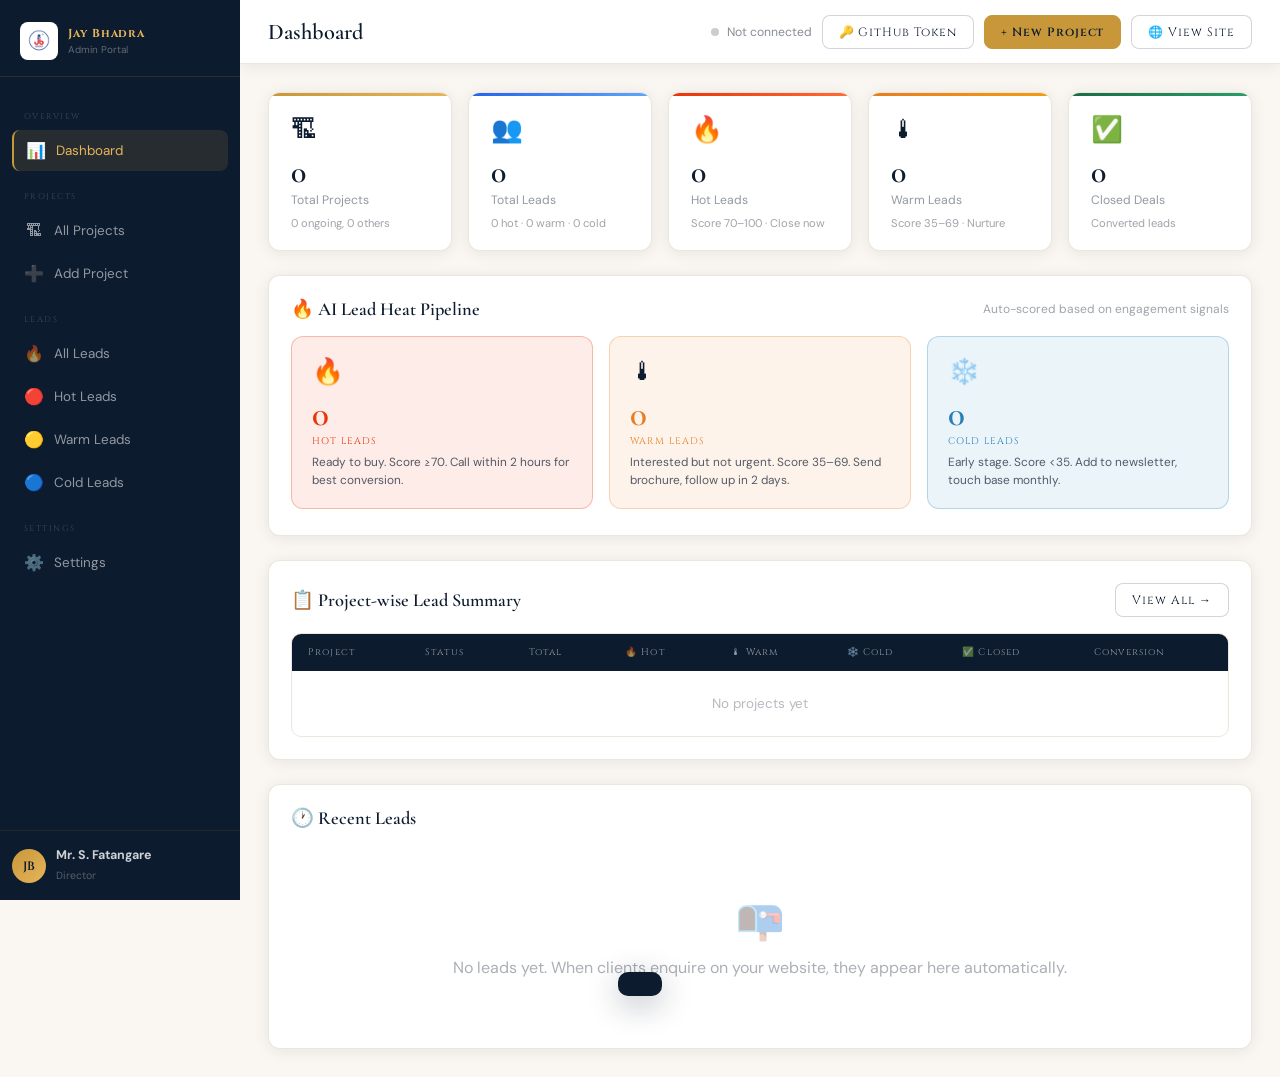
<file: files/admin-dashboard.html>
<!DOCTYPE html>
<html lang="en">
<head>
<meta charset="UTF-8"/>
<meta name="viewport" content="width=device-width,initial-scale=1.0"/>
<title>Admin Dashboard | Jay Bhadra Real Estate</title>
<link href="https://fonts.googleapis.com/css2?family=Cormorant+Garamond:wght@400;600&family=Cinzel:wght@400;600&family=DM+Sans:wght@300;400;500;600&display=swap" rel="stylesheet"/>
<style>
*{box-sizing:border-box;margin:0;padding:0}
:root{
  --navy:#0d1b2e;--navy2:#152237;--navy3:#1e3050;
  --gold:#c8973a;--gold2:#e6b55a;--gold3:#f5e6c8;
  --cream:#faf7f2;--cream2:#f2ede4;
  --green:#1a6b45;--green-bg:rgba(26,107,69,0.1);
  --red:#c84040;--red-bg:rgba(200,64,64,0.08);
  --blue:#2563eb;--blue-bg:rgba(37,99,235,0.08);
  --hot:#e8350a;--hot-bg:rgba(232,53,10,0.09);--hot-border:rgba(232,53,10,0.28);
  --warm:#e67e22;--warm-bg:rgba(230,126,34,0.09);--warm-border:rgba(230,126,34,0.28);
  --cold:#2980b9;--cold-bg:rgba(41,128,185,0.09);--cold-border:rgba(41,128,185,0.28);
  --border:rgba(200,185,160,0.35);--shadow:0 2px 16px rgba(13,27,46,0.08);--r:12px;
}
html{font-size:16px;-webkit-font-smoothing:antialiased}
body{font-family:'DM Sans',sans-serif;background:var(--cream);color:var(--navy);min-height:100vh;overflow-x:hidden}

/* ── LAYOUT ── */
.shell{display:flex;min-height:100vh}
.sidebar{width:240px;background:var(--navy);flex-shrink:0;display:flex;flex-direction:column;position:fixed;top:0;left:0;height:100vh;z-index:100;transition:transform .3s}
.main{margin-left:240px;flex:1;display:flex;flex-direction:column;min-height:100vh}

/* ── SIDEBAR ── */
.sb-logo{padding:22px 20px 16px;border-bottom:1px solid rgba(200,151,58,0.15)}
.sb-logo-inner{display:flex;align-items:center;gap:10px}
.sb-logo-icon{width:38px;height:38px;border-radius:8px;overflow:hidden;background:#fff;flex-shrink:0}
.sb-logo-icon img{width:100%;height:100%;object-fit:contain;padding:3px}
.sb-logo-text strong{display:block;font-family:'Cinzel',serif;font-size:0.72rem;color:var(--gold2);letter-spacing:0.08em}
.sb-logo-text span{font-size:0.62rem;color:rgba(255,255,255,0.35);display:block;margin-top:2px}
.sb-nav{flex:1;padding:16px 12px;display:flex;flex-direction:column;gap:2px}
.sb-item{display:flex;align-items:center;gap:10px;padding:10px 12px;border-radius:8px;font-size:0.84rem;color:rgba(255,255,255,0.55);cursor:pointer;transition:all .2s;border:none;background:none;width:100%;text-align:left;text-decoration:none;font-family:'DM Sans',sans-serif}
.sb-item:hover{background:rgba(255,255,255,0.06);color:rgba(255,255,255,0.85)}
.sb-item.active{background:rgba(200,151,58,0.14);color:var(--gold2);border-left:2px solid var(--gold)}
.sb-item .ic{font-size:1rem;flex-shrink:0;width:20px;text-align:center}
.sb-badge-count{margin-left:auto;background:var(--hot);color:#fff;border-radius:100px;font-size:0.58rem;padding:2px 7px;font-weight:600}
.sb-section{font-family:'Cinzel',serif;font-size:0.52rem;letter-spacing:0.18em;color:rgba(255,255,255,0.2);text-transform:uppercase;padding:14px 12px 6px;margin-top:4px}
.sb-footer{padding:16px 12px;border-top:1px solid rgba(200,151,58,0.1)}
.sb-user{display:flex;align-items:center;gap:10px}
.sb-av{width:34px;height:34px;border-radius:50%;background:linear-gradient(135deg,var(--gold),var(--gold2));display:flex;align-items:center;justify-content:center;font-family:'Cinzel',serif;font-size:0.75rem;font-weight:600;color:var(--navy);flex-shrink:0}
.sb-user-info strong{display:block;font-size:0.78rem;color:rgba(255,255,255,0.8)}
.sb-user-info span{font-size:0.65rem;color:rgba(255,255,255,0.3)}

/* ── TOP BAR ── */
.topbar{background:#fff;border-bottom:1px solid var(--border);padding:0 28px;height:64px;display:flex;align-items:center;justify-content:space-between;gap:16px;position:sticky;top:0;z-index:90;box-shadow:var(--shadow)}
.page-title{font-family:'Cormorant Garamond',serif;font-size:1.4rem;font-weight:600;color:var(--navy)}
.topbar-right{display:flex;align-items:center;gap:10px}
.gh-status{display:flex;align-items:center;gap:8px;font-size:0.76rem;color:rgba(13,27,46,0.5)}
.gh-dot{width:8px;height:8px;border-radius:50%;background:#ccc;flex-shrink:0}
.gh-dot.ok{background:#25d366}.gh-dot.err{background:var(--red)}.gh-dot.pending{background:var(--gold);animation:pulse 1.2s infinite}
@keyframes pulse{0%,100%{opacity:1}50%{opacity:0.3}}
.tb-btn{padding:8px 16px;border-radius:8px;font-size:0.75rem;font-family:'Cinzel',serif;letter-spacing:0.08em;cursor:pointer;border:1.5px solid;transition:all .2s;white-space:nowrap;text-decoration:none;display:inline-flex;align-items:center;gap:6px}
.tb-btn.gold{background:var(--gold);color:var(--navy);border-color:var(--gold);font-weight:600}
.tb-btn.gold:hover{background:var(--gold2);transform:translateY(-1px)}
.tb-btn.outline{background:#fff;color:var(--navy);border-color:rgba(13,27,46,0.18)}
.tb-btn.outline:hover{background:var(--cream2)}
.mob-menu-btn{display:none;background:none;border:none;cursor:pointer;font-size:1.3rem;color:var(--navy)}

/* ── PAGE ── */
.page{padding:28px;display:none;flex-direction:column;gap:24px}
.page.active{display:flex}

/* ── STAT CARDS ── */
.stats-row{display:grid;grid-template-columns:repeat(5,1fr);gap:16px}
.stat-card{background:#fff;border:1px solid var(--border);border-radius:var(--r);padding:20px 22px;box-shadow:var(--shadow);position:relative;overflow:hidden;transition:transform .2s,box-shadow .2s;cursor:pointer}
.stat-card:hover{transform:translateY(-3px);box-shadow:0 8px 32px rgba(13,27,46,0.1)}
.stat-card::before{content:'';position:absolute;top:0;left:0;right:0;height:3px}
.stat-card.c-gold::before{background:linear-gradient(90deg,var(--gold),var(--gold2))}
.stat-card.c-green::before{background:linear-gradient(90deg,#1a6b45,#2a9d6a)}
.stat-card.c-blue::before{background:linear-gradient(90deg,var(--blue),#60a5fa)}
.stat-card.c-hot::before{background:linear-gradient(90deg,var(--hot),#ff6b35)}
.stat-card.c-warm::before{background:linear-gradient(90deg,var(--warm),#f39c12)}
.stat-icon{font-size:1.6rem;margin-bottom:10px;display:block}
.stat-val{font-family:'Cormorant Garamond',serif;font-size:2rem;font-weight:600;color:var(--navy);display:block;line-height:1}
.stat-label{font-size:0.76rem;color:rgba(13,27,46,0.45);margin-top:4px}
.stat-sub{font-size:0.7rem;margin-top:8px;color:rgba(13,27,46,0.4)}

/* ── CARD ── */
.card{background:#fff;border:1px solid var(--border);border-radius:var(--r);padding:22px;box-shadow:var(--shadow)}
.sec-hd{display:flex;align-items:center;justify-content:space-between;margin-bottom:16px;gap:12px;flex-wrap:wrap}
.sec-hd h3{font-family:'Cormorant Garamond',serif;font-size:1.15rem;font-weight:600;color:var(--navy)}
.sec-hd-right{display:flex;gap:8px;align-items:center;flex-wrap:wrap}

/* ── TABLE ── */
.tbl-wrap{overflow-x:auto;border-radius:10px;border:1px solid var(--border)}
table{width:100%;border-collapse:collapse;font-size:0.84rem}
thead tr{background:var(--navy)}
thead th{padding:12px 16px;text-align:left;font-family:'Cinzel',serif;font-size:0.6rem;letter-spacing:0.12em;color:rgba(255,255,255,0.55);font-weight:400;white-space:nowrap}
tbody tr{border-bottom:1px solid var(--border);transition:background .15s}
tbody tr:last-child{border-bottom:none}
tbody tr:hover{background:rgba(200,151,58,0.03)}
tbody td{padding:12px 16px;color:rgba(13,27,46,0.75);vertical-align:middle}
.proj-thumb{width:44px;height:34px;border-radius:6px;overflow:hidden;background:#e8e4dc;flex-shrink:0}
.proj-thumb img{width:100%;height:100%;object-fit:cover}
.proj-name{font-weight:600;color:var(--navy);font-size:0.86rem;margin-bottom:2px}
.proj-loc{font-size:0.72rem;color:rgba(13,27,46,0.4)}
.mini-bar{height:6px;background:var(--cream2);border-radius:3px;overflow:hidden;margin-top:4px;width:80px}
.mini-bar-fill{height:100%;background:linear-gradient(90deg,var(--gold),var(--gold2));border-radius:3px;transition:width .4s}

/* ── BADGES ── */
.badge{padding:3px 10px;border-radius:100px;font-size:0.65rem;font-family:'Cinzel',serif;letter-spacing:0.06em;font-weight:500;white-space:nowrap;display:inline-block}
.badge.ongoing{background:rgba(26,107,69,0.12);color:#1a6b45;border:1px solid rgba(26,107,69,0.25)}
.badge.completed{background:rgba(13,27,46,0.1);color:var(--navy);border:1px solid rgba(13,27,46,0.18)}
.badge.upcoming{background:rgba(200,151,58,0.12);color:#8a6420;border:1px solid rgba(200,151,58,0.3)}
.badge.new{background:var(--blue-bg);color:var(--blue);border:1px solid rgba(37,99,235,0.2)}
.badge.contacted{background:rgba(200,151,58,0.1);color:#8a6420;border:1px solid rgba(200,151,58,0.2)}
.badge.closed{background:var(--green-bg);color:var(--green);border:1px solid rgba(26,107,69,0.2)}
.badge.dead{background:var(--red-bg);color:var(--red);border:1px solid rgba(200,64,64,0.15)}
/* AI HEAT BADGES */
.heat-badge{display:inline-flex;align-items:center;gap:5px;padding:4px 12px;border-radius:100px;font-size:0.7rem;font-weight:700;letter-spacing:0.04em;border:1.5px solid;white-space:nowrap}
.heat-badge.hot{background:var(--hot-bg);color:var(--hot);border-color:var(--hot-border)}
.heat-badge.warm{background:var(--warm-bg);color:var(--warm);border-color:var(--warm-border)}
.heat-badge.cold{background:var(--cold-bg);color:var(--cold);border-color:var(--cold-border)}
.score-ring{display:inline-flex;align-items:center;justify-content:center;width:36px;height:36px;border-radius:50%;font-size:0.72rem;font-weight:700;flex-shrink:0;border:2px solid}
.score-ring.hot{background:var(--hot-bg);color:var(--hot);border-color:var(--hot-border)}
.score-ring.warm{background:var(--warm-bg);color:var(--warm);border-color:var(--warm-border)}
.score-ring.cold{background:var(--cold-bg);color:var(--cold);border-color:var(--cold-border)}

/* ── ACTION BUTTONS ── */
.act-btns{display:flex;gap:6px;align-items:center}
.act-btn{width:30px;height:30px;border-radius:7px;border:1.5px solid;display:flex;align-items:center;justify-content:center;cursor:pointer;font-size:0.85rem;transition:all .18s;background:#fff}
.act-btn.edit{border-color:rgba(200,151,58,0.3);color:var(--gold)}.act-btn.edit:hover{background:var(--gold);color:#fff;border-color:var(--gold)}
.act-btn.del{border-color:rgba(200,64,64,0.25);color:var(--red)}.act-btn.del:hover{background:var(--red);color:#fff;border-color:var(--red)}
.act-btn.view{border-color:rgba(13,27,46,0.15);color:var(--navy)}.act-btn.view:hover{background:var(--navy);color:#fff}
.act-btn.wa{border-color:rgba(37,211,102,0.3);color:#25d366}.act-btn.wa:hover{background:#25d366;color:#fff}

/* ── LEAD CARDS ── */
.lead-tabs{display:flex;gap:0;border:1.5px solid var(--border);border-radius:10px;overflow:hidden;margin-bottom:18px;background:#fff}
.lead-tab{flex:1;padding:10px 4px;text-align:center;cursor:pointer;font-size:0.75rem;font-family:'Cinzel',serif;letter-spacing:0.05em;color:rgba(13,27,46,0.45);border-right:1px solid var(--border);transition:all .2s;display:flex;align-items:center;justify-content:center;gap:7px}
.lead-tab:last-child{border-right:none}
.lead-tab.active{background:var(--navy);color:var(--gold2)}
.lead-tab-dot{width:7px;height:7px;border-radius:50%;flex-shrink:0}
.lead-tab-count{background:rgba(255,255,255,0.15);border-radius:100px;padding:1px 7px;font-size:0.62rem}
.lead-tab.active .lead-tab-count{background:rgba(200,151,58,0.25)}

.leads-grid{display:grid;grid-template-columns:repeat(auto-fill,minmax(320px,1fr));gap:16px}
.lead-card{background:#fff;border:1.5px solid var(--border);border-radius:var(--r);padding:18px;box-shadow:var(--shadow);transition:transform .2s,box-shadow .2s;position:relative;overflow:hidden}
.lead-card:hover{transform:translateY(-2px);box-shadow:0 8px 28px rgba(13,27,46,0.1)}
.lead-card::before{content:'';position:absolute;top:0;left:0;right:0;height:3px}
.lead-card.hot::before{background:linear-gradient(90deg,var(--hot),#ff6b35)}
.lead-card.warm::before{background:linear-gradient(90deg,var(--warm),#f39c12)}
.lead-card.cold::before{background:linear-gradient(90deg,var(--cold),#74b9ff)}
.lead-card.closed::before{background:linear-gradient(90deg,var(--green),#2a9d6a)}
.lead-card.dead::before{background:rgba(13,27,46,0.15)}

.lead-card-hd{display:flex;align-items:flex-start;gap:10px;margin-bottom:10px}
.lead-card-avatar{width:40px;height:40px;border-radius:50%;display:flex;align-items:center;justify-content:center;font-family:'Cinzel',serif;font-size:0.85rem;font-weight:600;flex-shrink:0;color:#fff}
.lead-card-avatar.hot{background:linear-gradient(135deg,var(--hot),#ff6b35)}
.lead-card-avatar.warm{background:linear-gradient(135deg,var(--warm),#f39c12)}
.lead-card-avatar.cold{background:linear-gradient(135deg,var(--cold),#74b9ff)}
.lead-card-avatar.closed{background:linear-gradient(135deg,var(--green),#2a9d6a)}
.lead-card-avatar.dead{background:rgba(13,27,46,0.25)}
.lead-name{font-weight:600;font-size:0.9rem;color:var(--navy)}
.lead-phone{font-size:0.76rem;color:rgba(13,27,46,0.5);margin-top:2px}
.lead-proj{font-size:0.74rem;color:var(--gold);font-family:'Cinzel',serif;letter-spacing:0.04em;margin-bottom:8px}
.lead-chips{display:flex;flex-wrap:wrap;gap:5px;margin-bottom:8px}
.lc{background:var(--cream2);border:1px solid var(--border);border-radius:6px;padding:3px 9px;font-size:0.7rem;color:rgba(13,27,46,0.6)}
.lead-msg{font-size:0.78rem;color:rgba(13,27,46,0.55);background:var(--cream);border-radius:6px;padding:8px 10px;margin-bottom:10px;line-height:1.5;border-left:2px solid var(--border)}

/* AI Score bar */
.ai-score-wrap{margin-bottom:10px}
.ai-score-label{display:flex;justify-content:space-between;align-items:center;margin-bottom:4px}
.ai-score-text{font-size:0.68rem;color:rgba(13,27,46,0.45);font-family:'Cinzel',serif;letter-spacing:0.05em}
.ai-score-val{font-size:0.72rem;font-weight:700}
.ai-score-val.hot{color:var(--hot)}.ai-score-val.warm{color:var(--warm)}.ai-score-val.cold{color:var(--cold)}
.ai-score-bar{height:5px;background:var(--cream2);border-radius:3px;overflow:hidden}
.ai-score-fill{height:100%;border-radius:3px;transition:width .6s cubic-bezier(.34,1.56,.64,1)}
.ai-score-fill.hot{background:linear-gradient(90deg,var(--hot),#ff6b35)}
.ai-score-fill.warm{background:linear-gradient(90deg,var(--warm),#f39c12)}
.ai-score-fill.cold{background:linear-gradient(90deg,var(--cold),#74b9ff)}

/* AI insights */
.ai-insight{background:linear-gradient(135deg,rgba(13,27,46,0.03),rgba(200,151,58,0.04));border:1px solid rgba(200,151,58,0.15);border-radius:8px;padding:8px 11px;margin-bottom:10px;font-size:0.76rem;color:rgba(13,27,46,0.65);line-height:1.55}
.ai-insight strong{color:var(--navy)}
.ai-insight-icon{margin-right:4px}

.lead-footer{display:flex;align-items:center;justify-content:space-between;gap:8px;flex-wrap:wrap}
.lead-time{font-size:0.68rem;color:rgba(13,27,46,0.35)}
.lead-actions{display:flex;gap:6px;align-items:center}
.status-sel{font-size:0.7rem;font-family:'DM Sans',sans-serif;border:1.5px solid var(--border);border-radius:6px;padding:4px 8px;background:#fff;color:var(--navy);cursor:pointer;outline:none;transition:border-color .2s}
.status-sel:focus{border-color:var(--gold)}

/* ── HEAT PIPELINE BARS ── */
.pipeline-row{display:grid;grid-template-columns:repeat(3,1fr);gap:16px;margin-bottom:4px}
.pipeline-card{border-radius:12px;padding:18px 20px;border:1.5px solid;position:relative;overflow:hidden}
.pipeline-card.hot{background:var(--hot-bg);border-color:var(--hot-border)}
.pipeline-card.warm{background:var(--warm-bg);border-color:var(--warm-border)}
.pipeline-card.cold{background:var(--cold-bg);border-color:var(--cold-border)}
.pipeline-icon{font-size:1.6rem;margin-bottom:8px}
.pipeline-count{font-family:'Cormorant Garamond',serif;font-size:2.2rem;font-weight:600;line-height:1}
.pipeline-card.hot .pipeline-count{color:var(--hot)}
.pipeline-card.warm .pipeline-count{color:var(--warm)}
.pipeline-card.cold .pipeline-count{color:var(--cold)}
.pipeline-label{font-family:'Cinzel',serif;font-size:0.6rem;letter-spacing:0.12em;text-transform:uppercase;margin-top:4px;margin-bottom:6px}
.pipeline-card.hot .pipeline-label{color:var(--hot)}
.pipeline-card.warm .pipeline-label{color:var(--warm)}
.pipeline-card.cold .pipeline-label{color:var(--cold)}
.pipeline-desc{font-size:0.74rem;opacity:0.7;line-height:1.5}

/* ── MODAL ── */
.overlay{position:fixed;inset:0;background:rgba(13,27,46,0.6);z-index:500;display:flex;align-items:center;justify-content:center;padding:20px;opacity:0;pointer-events:none;transition:opacity .3s;backdrop-filter:blur(6px)}
.overlay.open{opacity:1;pointer-events:all}
.modal{background:#fff;border-radius:20px;padding:32px;max-width:640px;width:100%;position:relative;transform:scale(0.95) translateY(20px);transition:transform .3s;box-shadow:0 32px 80px rgba(13,27,46,0.25);max-height:90vh;overflow-y:auto}
.overlay.open .modal{transform:scale(1) translateY(0)}
.modal-close{position:absolute;top:16px;right:16px;width:32px;height:32px;border-radius:50%;border:1.5px solid var(--border);background:none;cursor:pointer;font-size:0.9rem;display:flex;align-items:center;justify-content:center;color:rgba(13,27,46,0.4);transition:all .2s}
.modal-close:hover{background:var(--cream2);color:var(--navy)}
.modal-title{font-family:'Cormorant Garamond',serif;font-size:1.4rem;font-weight:600;color:var(--navy);margin-bottom:6px}
.modal-sub{font-size:0.8rem;color:rgba(13,27,46,0.45);margin-bottom:24px}

/* ── FORM ── */
.form-grid{display:grid;grid-template-columns:1fr 1fr;gap:14px;margin-bottom:14px}
.form-grid.tri{grid-template-columns:1fr 1fr 1fr}
.form-grid.full{grid-template-columns:1fr}
.fg{display:flex;flex-direction:column;gap:5px}
.fg label{font-family:'Cinzel',serif;font-size:0.56rem;letter-spacing:0.1em;color:rgba(13,27,46,0.55);text-transform:uppercase}
.fg input,.fg select,.fg textarea{padding:10px 13px;border:1.5px solid rgba(13,27,46,0.12);border-radius:9px;font-family:'DM Sans',sans-serif;font-size:0.86rem;color:var(--navy);background:#fff;outline:none;transition:border-color .2s;width:100%}
.fg input:focus,.fg select:focus,.fg textarea:focus{border-color:var(--gold)}
.fg textarea{resize:vertical;min-height:72px}

/* Unit config */
.unit-row{display:grid;grid-template-columns:1.2fr 1fr 1fr 1fr 0.8fr 36px;gap:0;border-top:1px solid var(--border);align-items:center;background:#fff}
.unit-row:first-child{border-top:none}
.unit-row input,.unit-row select{border:none;border-right:1px solid var(--border);padding:10px 10px;font-size:0.82rem;font-family:'DM Sans',sans-serif;color:var(--navy);background:transparent;outline:none;width:100%;height:100%;transition:background .15s}
.unit-row input:focus,.unit-row select:focus{background:rgba(200,151,58,0.04)}
.unit-del{width:36px;height:100%;border:none;background:none;color:rgba(200,64,64,0.4);cursor:pointer;font-size:0.85rem;transition:all .18s;display:flex;align-items:center;justify-content:center;border-left:1px solid var(--border)}
.unit-del:hover{background:var(--red-bg);color:var(--red)}

/* Tags */
.tags-wrap{border:1.5px solid rgba(13,27,46,0.12);border-radius:9px;padding:7px 9px;background:#fff;display:flex;flex-wrap:wrap;gap:5px;cursor:text;transition:border-color .2s;min-height:44px;align-items:center}
.tags-wrap:focus-within{border-color:var(--gold)}
.tag-pill{background:var(--navy);color:var(--gold2);border-radius:100px;padding:3px 9px;font-size:0.72rem;display:flex;align-items:center;gap:4px}
.tag-pill button{background:none;border:none;color:rgba(230,181,90,0.6);cursor:pointer;font-size:0.72rem;padding:0;line-height:1}
.tags-wrap input{border:none;outline:none;font-size:0.82rem;color:var(--navy);flex:1;min-width:100px;background:transparent;padding:2px 4px;font-family:'DM Sans',sans-serif}
.tag-sugs{display:flex;flex-wrap:wrap;gap:4px;margin-top:6px}
.ts{padding:3px 10px;border-radius:100px;border:1px solid var(--border);background:var(--cream);font-size:0.71rem;color:var(--navy);cursor:pointer;transition:all .15s}
.ts:hover{background:var(--navy);color:var(--gold2)}
.ts.used{opacity:0.3;pointer-events:none}

/* Photos */
.photo-list{display:flex;flex-direction:column;gap:8px;margin-bottom:8px}
.photo-row{display:flex;gap:8px;align-items:center}
.photo-row input{flex:1;padding:9px 12px;border:1.5px solid rgba(13,27,46,0.12);border-radius:9px;font-size:0.83rem;font-family:'DM Sans',sans-serif;color:var(--navy);background:#fff;outline:none;transition:border-color .2s}
.photo-row input:focus{border-color:var(--gold)}
.photo-prev{width:48px;height:36px;border-radius:6px;overflow:hidden;background:var(--cream2);display:flex;align-items:center;justify-content:center;font-size:0.7rem;color:rgba(13,27,46,0.3);flex-shrink:0}
.photo-prev img{width:100%;height:100%;object-fit:cover}
.rm-btn{width:30px;height:30px;border-radius:50%;border:1.5px solid rgba(200,64,64,0.25);background:#fff;color:var(--red);cursor:pointer;display:flex;align-items:center;justify-content:center;font-size:0.8rem;flex-shrink:0;transition:all .15s}
.rm-btn:hover{background:var(--red);color:#fff}
.add-photo{padding:8px 14px;background:rgba(200,151,58,0.07);border:1.5px dashed rgba(200,151,58,0.4);border-radius:8px;color:var(--gold);font-family:'Cinzel',serif;font-size:0.62rem;letter-spacing:0.06em;cursor:pointer;transition:all .2s;display:inline-flex;align-items:center;gap:5px}
.add-photo:hover{background:rgba(200,151,58,0.14)}

/* Radio opts */
.radio-row{display:flex;gap:8px;flex-wrap:wrap}
.radio-opt{display:flex;align-items:center;gap:6px;padding:7px 12px;border:1.5px solid var(--border);border-radius:8px;cursor:pointer;font-size:0.8rem;transition:all .18s}
.radio-opt:has(input:checked){border-color:var(--gold);background:rgba(200,151,58,0.07)}
.radio-opt input{accent-color:var(--gold)}

/* Buttons */
.btn-row{display:flex;gap:10px;margin-top:20px;flex-wrap:wrap}
.btn{padding:12px 24px;border-radius:9px;font-family:'Cinzel',serif;font-size:0.68rem;letter-spacing:0.09em;cursor:pointer;border:none;transition:all .22s;display:inline-flex;align-items:center;gap:7px;font-weight:600}
.btn.primary{background:var(--gold);color:var(--navy)}
.btn.primary:hover{background:var(--gold2);transform:translateY(-1px);box-shadow:0 6px 20px rgba(200,151,58,0.4)}
.btn.danger{background:#fff;color:var(--red);border:1.5px solid rgba(200,64,64,0.25)}
.btn.danger:hover{background:var(--red);color:#fff}
.btn.ghost{background:#fff;color:var(--navy);border:1.5px solid var(--border)}
.btn.ghost:hover{background:var(--cream2)}
.btn:disabled{opacity:0.5;pointer-events:none}

/* Filter bar */
.filter-bar{display:flex;gap:10px;flex-wrap:wrap;align-items:center}
.search-box{flex:1;min-width:180px;position:relative}
.search-box input{width:100%;padding:9px 14px 9px 36px;border:1.5px solid var(--border);border-radius:9px;font-size:0.85rem;color:var(--navy);background:#fff;outline:none;transition:border-color .2s;font-family:'DM Sans',sans-serif}
.search-box input:focus{border-color:var(--gold)}
.search-box::before{content:'🔍';position:absolute;left:11px;top:50%;transform:translateY(-50%);font-size:0.8rem;pointer-events:none}
.filter-sel{padding:9px 13px;border:1.5px solid var(--border);border-radius:9px;font-size:0.8rem;color:var(--navy);background:#fff;outline:none;cursor:pointer;font-family:'DM Sans',sans-serif;transition:border-color .2s}
.filter-sel:focus{border-color:var(--gold)}

/* Confirm */
.confirm-box{background:#fff;border-radius:16px;padding:28px;max-width:380px;width:100%;text-align:center}
.confirm-box h4{font-family:'Cormorant Garamond',serif;font-size:1.2rem;margin-bottom:8px}
.confirm-box p{font-size:0.82rem;color:rgba(13,27,46,0.55);margin-bottom:20px}

/* Settings */
.settings-section{max-width:520px}

/* Empty */
.empty{text-align:center;padding:48px 20px;color:rgba(13,27,46,0.35);grid-column:1/-1}
.empty-icon{font-size:2.5rem;margin-bottom:12px;display:block}

/* Spinner */
.spin{width:28px;height:28px;border:2.5px solid rgba(200,151,58,0.2);border-top-color:var(--gold);border-radius:50%;animation:sp .7s linear infinite;margin:40px auto}
@keyframes sp{to{transform:rotate(360deg)}}

/* Toast */
.toast{position:fixed;bottom:24px;left:50%;transform:translateX(-50%) translateY(120px);background:var(--navy);color:var(--gold2);padding:12px 22px;border-radius:10px;font-family:'Cinzel',serif;font-size:0.68rem;letter-spacing:0.07em;z-index:9999;transition:transform .35s;white-space:nowrap;box-shadow:0 8px 32px rgba(13,27,46,0.3)}
.toast.show{transform:translateX(-50%) translateY(0)}
.toast.ok{background:var(--green);color:#fff}
.toast.err{background:var(--red);color:#fff}

/* Responsive */
@media(max-width:900px){
  .sidebar{transform:translateX(-100%)}.sidebar.open{transform:translateX(0)}
  .main{margin-left:0}.stats-row{grid-template-columns:repeat(2,1fr)}
  .mob-menu-btn{display:flex}.pipeline-row{grid-template-columns:1fr}
}
@media(max-width:580px){
  .stats-row{grid-template-columns:1fr 1fr}.page{padding:16px}
  .form-grid,.form-grid.tri{grid-template-columns:1fr}.topbar{padding:0 16px}
  .modal{padding:22px 18px}.leads-grid{grid-template-columns:1fr}
}
</style>
</head>
<body>
<div class="shell">

<!-- SIDEBAR -->
<aside class="sidebar" id="sidebar">
  <div class="sb-logo">
    <div class="sb-logo-inner">
      <div class="sb-logo-icon"><img src="images/Logo.png" alt="JB" onerror="this.parentNode.innerHTML='<span style=font-family:Cinzel,serif;font-weight:600;color:#0d1b2e;font-size:0.8rem;>JB</span>'"/></div>
      <div class="sb-logo-text"><strong>Jay Bhadra</strong><span>Admin Portal</span></div>
    </div>
  </div>
  <nav class="sb-nav">
    <span class="sb-section">Overview</span>
    <button class="sb-item active" onclick="showPage('dashboard',this)"><span class="ic">📊</span> Dashboard</button>
    <span class="sb-section">Projects</span>
    <button class="sb-item" onclick="showPage('projects',this)"><span class="ic">🏗</span> All Projects</button>
    <button class="sb-item" onclick="openAddProject()"><span class="ic">➕</span> Add Project</button>
    <span class="sb-section">Leads</span>
    <button class="sb-item" id="sb-leads-btn" onclick="showPage('leads',this)"><span class="ic">🔥</span> All Leads <span class="sb-badge-count" id="sb-hot-count" style="display:none"></span></button>
    <button class="sb-item" onclick="showPage('leads',this);setTimeout(function(){setLeadTab('hot')},100)"><span class="ic" style="color:var(--hot)">🔴</span> Hot Leads</button>
    <button class="sb-item" onclick="showPage('leads',this);setTimeout(function(){setLeadTab('warm')},100)"><span class="ic" style="color:var(--warm)">🟡</span> Warm Leads</button>
    <button class="sb-item" onclick="showPage('leads',this);setTimeout(function(){setLeadTab('cold')},100)"><span class="ic" style="color:var(--cold)">🔵</span> Cold Leads</button>
    <span class="sb-section">Settings</span>
    <button class="sb-item" onclick="showPage('settings',this)"><span class="ic">⚙️</span> Settings</button>
  </nav>
  <div class="sb-footer">
    <div class="sb-user">
      <div class="sb-av">JB</div>
      <div class="sb-user-info"><strong>Mr. S. Fatangare</strong><span>Director</span></div>
    </div>
  </div>
</aside>
<div id="mob-overlay" style="display:none;position:fixed;inset:0;background:rgba(13,27,46,0.5);z-index:99;" onclick="closeSidebar()"></div>

<!-- MAIN -->
<div class="main">
<div class="topbar">
  <div style="display:flex;align-items:center;gap:14px">
    <button class="mob-menu-btn" onclick="openSidebar()">☰</button>
    <span class="page-title" id="page-title">Dashboard</span>
  </div>
  <div class="topbar-right">
    <div class="gh-status"><div class="gh-dot" id="gh-dot"></div><span id="gh-txt">Not connected</span></div>
    <button class="tb-btn outline" onclick="showPage('settings',document.querySelector('[onclick*=settings]'))">🔑 GitHub Token</button>
    <button class="tb-btn gold" onclick="openAddProject()">+ New Project</button>
    <a href="index.html" class="tb-btn outline" target="_blank">🌐 View Site</a>
  </div>
</div>

<!-- ══ DASHBOARD ══ -->
<div class="page active" id="page-dashboard">
  <div class="stats-row">
    <div class="stat-card c-gold" onclick="showPage('projects',document.querySelector('[onclick*=projects]'))">
      <span class="stat-icon">🏗</span><span class="stat-val" id="st-projects">—</span>
      <div class="stat-label">Total Projects</div><div class="stat-sub" id="st-ongoing-sub"></div>
    </div>
    <div class="stat-card c-blue" onclick="showPage('leads',document.querySelector('#sb-leads-btn'))">
      <span class="stat-icon">👥</span><span class="stat-val" id="st-leads">—</span>
      <div class="stat-label">Total Leads</div><div class="stat-sub" id="st-leads-sub"></div>
    </div>
    <div class="stat-card c-hot" onclick="showPage('leads',document.querySelector('#sb-leads-btn'));setTimeout(function(){setLeadTab('hot')},100)">
      <span class="stat-icon">🔥</span><span class="stat-val" id="st-hot">—</span>
      <div class="stat-label">Hot Leads</div><div class="stat-sub">Score 70–100 · Close now</div>
    </div>
    <div class="stat-card c-warm" onclick="showPage('leads',document.querySelector('#sb-leads-btn'));setTimeout(function(){setLeadTab('warm')},100)">
      <span class="stat-icon">🌡</span><span class="stat-val" id="st-warm">—</span>
      <div class="stat-label">Warm Leads</div><div class="stat-sub">Score 35–69 · Nurture</div>
    </div>
    <div class="stat-card c-green" onclick="showPage('leads',document.querySelector('#sb-leads-btn'));setTimeout(function(){document.getElementById('lead-filter-status').value='closed';renderLeads();},100)">
      <span class="stat-icon">✅</span><span class="stat-val" id="st-closed">—</span>
      <div class="stat-label">Closed Deals</div><div class="stat-sub">Converted leads</div>
    </div>
  </div>

  <!-- AI Heat Pipeline -->
  <div class="card">
    <div class="sec-hd"><h3>🔥 AI Lead Heat Pipeline</h3><span style="font-size:0.75rem;color:rgba(13,27,46,0.4)">Auto-scored based on engagement signals</span></div>
    <div class="pipeline-row">
      <div class="pipeline-card hot">
        <div class="pipeline-icon">🔥</div>
        <div class="pipeline-count" id="pipe-hot">0</div>
        <div class="pipeline-label">Hot Leads</div>
        <div class="pipeline-desc">Ready to buy. Score ≥70. Call within 2 hours for best conversion.</div>
      </div>
      <div class="pipeline-card warm">
        <div class="pipeline-icon">🌡</div>
        <div class="pipeline-count" id="pipe-warm">0</div>
        <div class="pipeline-label">Warm Leads</div>
        <div class="pipeline-desc">Interested but not urgent. Score 35–69. Send brochure, follow up in 2 days.</div>
      </div>
      <div class="pipeline-card cold">
        <div class="pipeline-icon">❄️</div>
        <div class="pipeline-count" id="pipe-cold">0</div>
        <div class="pipeline-label">Cold Leads</div>
        <div class="pipeline-desc">Early stage. Score &lt;35. Add to newsletter, touch base monthly.</div>
      </div>
    </div>
  </div>

  <!-- Project Lead Summary -->
  <div class="card">
    <div class="sec-hd"><h3>📋 Project-wise Lead Summary</h3><button class="tb-btn outline" onclick="showPage('leads',document.querySelector('#sb-leads-btn'))">View All →</button></div>
    <div class="tbl-wrap">
      <table>
        <thead><tr><th>Project</th><th>Status</th><th>Total</th><th>🔥 Hot</th><th>🌡 Warm</th><th>❄️ Cold</th><th>✅ Closed</th><th>Conversion</th></tr></thead>
        <tbody id="proj-lead-tbody"></tbody>
      </table>
    </div>
  </div>

  <!-- Recent Leads -->
  <div class="card">
    <div class="sec-hd"><h3>🕐 Recent Leads</h3></div>
    <div id="recent-leads-wrap"><div class="spin"></div></div>
  </div>
</div>

<!-- ══ PROJECTS ══ -->
<div class="page" id="page-projects">
  <div class="sec-hd">
    <h3>🏗 All Projects</h3>
    <div class="sec-hd-right">
      <div class="filter-bar">
        <div class="search-box"><input type="text" id="proj-search" placeholder="Search…" oninput="renderProjects()"/></div>
        <select class="filter-sel" id="proj-filter-status" onchange="renderProjects()">
          <option value="">All Status</option>
          <option>ongoing</option><option>completed</option><option>upcoming</option>
        </select>
      </div>
      <button class="tb-btn gold" onclick="openAddProject()">+ Add Project</button>
    </div>
  </div>
  <div class="tbl-wrap">
    <table>
      <thead><tr><th>Project</th><th>Type</th><th>Price From</th><th>Status</th><th>Leads</th><th>Added</th><th>Actions</th></tr></thead>
      <tbody id="projects-tbody"></tbody>
    </table>
  </div>
</div>

<!-- ══ LEADS ══ -->
<div class="page" id="page-leads">
  <div class="sec-hd">
    <h3>🔥 AI Lead Manager</h3>
    <div class="sec-hd-right">
      <div class="filter-bar">
        <div class="search-box"><input type="text" id="lead-search" placeholder="Search name / phone / project…" oninput="renderLeads()"/></div>
        <select class="filter-sel" id="lead-filter-proj" onchange="renderLeads()"><option value="">All Projects</option></select>
        <select class="filter-sel" id="lead-filter-status" onchange="renderLeads()">
          <option value="">All Status</option>
          <option value="new">New</option><option value="contacted">Contacted</option>
          <option value="closed">Closed ✅</option><option value="dead">Dead ❌</option>
        </select>
      </div>
      <button class="tb-btn gold" onclick="openAddLead()">+ Add Lead</button>
      <button class="tb-btn outline" onclick="exportLeadsCSV()">⬇ Export CSV</button>
    </div>
  </div>

  <!-- Heat Tabs -->
  <div class="lead-tabs" id="lead-tabs">
    <div class="lead-tab active" onclick="setLeadTab('all')"><span class="lead-tab-dot" style="background:rgba(13,27,46,0.3)"></span>All <span class="lead-tab-count" id="tab-count-all">0</span></div>
    <div class="lead-tab" onclick="setLeadTab('hot')"><span class="lead-tab-dot" style="background:var(--hot)"></span>🔥 Hot <span class="lead-tab-count" id="tab-count-hot">0</span></div>
    <div class="lead-tab" onclick="setLeadTab('warm')"><span class="lead-tab-dot" style="background:var(--warm)"></span>🌡 Warm <span class="lead-tab-count" id="tab-count-warm">0</span></div>
    <div class="lead-tab" onclick="setLeadTab('cold')"><span class="lead-tab-dot" style="background:var(--cold)"></span>❄️ Cold <span class="lead-tab-count" id="tab-count-cold">0</span></div>
    <div class="lead-tab" onclick="setLeadTab('closed')"><span class="lead-tab-dot" style="background:var(--green)"></span>✅ Closed <span class="lead-tab-count" id="tab-count-closed">0</span></div>
    <div class="lead-tab" onclick="setLeadTab('dead')"><span class="lead-tab-dot" style="background:rgba(13,27,46,0.3)"></span>Dead <span class="lead-tab-count" id="tab-count-dead">0</span></div>
  </div>
  <div class="leads-grid" id="leads-grid"></div>
</div>

<!-- ══ SETTINGS ══ -->
<div class="page" id="page-settings">

  <!-- STEP 1: GitHub Token -->
  <div class="card settings-section" style="max-width:600px">
    <div class="modal-title">🔑 Step 1 — Connect to GitHub</div>
    <div class="modal-sub" style="margin-bottom:16px">This is the one-time setup that makes leads save permanently and sync across all your devices. Takes 2 minutes.</div>

    <!-- How to get token -->
    <div style="background:var(--surface-1);border:0.5px solid var(--border);border-radius:10px;padding:14px 16px;margin-bottom:16px">
      <div style="font-size:12px;font-weight:500;color:var(--text-primary);margin-bottom:10px">How to get your GitHub token — follow these steps:</div>
      <div style="display:flex;flex-direction:column;gap:8px">
        <div style="display:flex;gap:10px;align-items:flex-start">
          <span style="width:20px;height:20px;border-radius:50%;background:var(--bg-accent);color:var(--text-accent);font-size:11px;font-weight:500;display:flex;align-items:center;justify-content:center;flex-shrink:0;margin-top:1px">1</span>
          <div style="font-size:12px;color:var(--text-secondary);line-height:1.5">Go to <strong style="color:var(--text-primary)">github.com</strong> → click your profile picture (top right) → <strong style="color:var(--text-primary)">Settings</strong></div>
        </div>
        <div style="display:flex;gap:10px;align-items:flex-start">
          <span style="width:20px;height:20px;border-radius:50%;background:var(--bg-accent);color:var(--text-accent);font-size:11px;font-weight:500;display:flex;align-items:center;justify-content:center;flex-shrink:0;margin-top:1px">2</span>
          <div style="font-size:12px;color:var(--text-secondary);line-height:1.5">Scroll to the bottom of the left sidebar → click <strong style="color:var(--text-primary)">Developer settings</strong></div>
        </div>
        <div style="display:flex;gap:10px;align-items:flex-start">
          <span style="width:20px;height:20px;border-radius:50%;background:var(--bg-accent);color:var(--text-accent);font-size:11px;font-weight:500;display:flex;align-items:center;justify-content:center;flex-shrink:0;margin-top:1px">3</span>
          <div style="font-size:12px;color:var(--text-secondary);line-height:1.5">Click <strong style="color:var(--text-primary)">Personal access tokens</strong> → <strong style="color:var(--text-primary)">Tokens (classic)</strong> → <strong style="color:var(--text-primary)">Generate new token (classic)</strong></div>
        </div>
        <div style="display:flex;gap:10px;align-items:flex-start">
          <span style="width:20px;height:20px;border-radius:50%;background:var(--bg-accent);color:var(--text-accent);font-size:11px;font-weight:500;display:flex;align-items:center;justify-content:center;flex-shrink:0;margin-top:1px">4</span>
          <div style="font-size:12px;color:var(--text-secondary);line-height:1.5">Give it a name like <strong style="color:var(--text-primary)">"JB Dashboard"</strong>. Under scopes, tick the <strong style="color:var(--text-primary)">repo</strong> checkbox. Set expiry to <strong style="color:var(--text-primary)">No expiration</strong>. Click <strong style="color:var(--text-primary)">Generate token</strong>.</div>
        </div>
        <div style="display:flex;gap:10px;align-items:flex-start">
          <span style="width:20px;height:20px;border-radius:50%;background:var(--bg-success);color:var(--text-success);font-size:11px;font-weight:500;display:flex;align-items:center;justify-content:center;flex-shrink:0;margin-top:1px">5</span>
          <div style="font-size:12px;color:var(--text-secondary);line-height:1.5"><strong style="color:var(--text-danger)">Copy the token immediately</strong> — GitHub shows it only once. It starts with <strong style="color:var(--text-primary)">ghp_</strong></div>
        </div>
      </div>
    </div>

    <div class="fg" style="margin-bottom:12px">
      <label>Paste your GitHub token here</label>
      <input type="password" id="gh-token-input" placeholder="ghp_xxxxxxxxxxxxxxxxxxxxxxxx" style="font-family:monospace"/>
    </div>
    <div class="fg" style="margin-bottom:12px">
      <label>Repository owner (your GitHub username)</label>
      <input type="text" id="gh-owner" value="suyashp2643"/>
    </div>
    <div class="fg" style="margin-bottom:16px">
      <label>Repository name</label>
      <input type="text" id="gh-repo" value="Jay-Bhadra-Real-Estate"/>
    </div>
    <div class="btn-row">
      <button class="btn primary" onclick="saveGitHubSettings()">💾 Save & Test Connection</button>
      <button class="btn ghost" onclick="clearToken()">🗑 Clear Token</button>
    </div>
    <div id="gh-test-result" style="margin-top:12px;font-size:0.82rem;line-height:1.6;"></div>
  </div>

  <!-- STEP 2: What happens after -->
  <div class="card settings-section" style="max-width:600px">
    <div class="modal-title">📋 Step 2 — What happens after setup</div>
    <div style="display:flex;flex-direction:column;gap:10px;margin-top:4px">
      <div style="display:flex;gap:12px;padding:12px;background:var(--bg-success);border:0.5px solid var(--border-success);border-radius:9px">
        <span style="font-size:18px;flex-shrink:0">🌐</span>
        <div style="font-size:12px;color:var(--text-primary);line-height:1.55"><strong>Client fills your website form</strong><br/>Their name, phone, BHK choice, and message are captured instantly.</div>
      </div>
      <div style="display:flex;gap:12px;padding:12px;background:var(--bg-success);border:0.5px solid var(--border-success);border-radius:9px">
        <span style="font-size:18px;flex-shrink:0">📁</span>
        <div style="font-size:12px;color:var(--text-primary);line-height:1.55"><strong>Lead saved to GitHub automatically</strong><br/>Goes into <code style="font-size:11px;background:var(--surface-1);padding:1px 5px;border-radius:4px">files/leads-data.json</code> in your repo within seconds — permanent, never lost.</div>
      </div>
      <div style="display:flex;gap:12px;padding:12px;background:var(--bg-success);border:0.5px solid var(--border-success);border-radius:9px">
        <span style="font-size:18px;flex-shrink:0">📊</span>
        <div style="font-size:12px;color:var(--text-primary);line-height:1.55"><strong>Dashboard loads leads from GitHub</strong><br/>Open this dashboard on any phone, laptop, or browser — it always shows all leads with AI scores.</div>
      </div>
      <div style="display:flex;gap:12px;padding:12px;background:var(--bg-accent);border:0.5px solid var(--border-accent);border-radius:9px">
        <span style="font-size:18px;flex-shrink:0">🔥</span>
        <div style="font-size:12px;color:var(--text-primary);line-height:1.55"><strong>AI scores each lead automatically</strong><br/>Hot / Warm / Cold is calculated instantly. Hot leads show with a red badge in the sidebar so you never miss one.</div>
      </div>
    </div>
  </div>

  <!-- STEP 3: Data management -->
  <div class="card settings-section" style="max-width:600px">
    <div class="modal-title">📂 Lead data management</div>
    <div class="modal-sub">Export or clear your lead data.</div>
    <div class="btn-row">
      <button class="btn ghost" onclick="exportLeadsCSV()">⬇ Export all leads (CSV)</button>
      <button class="btn danger" onclick="clearAllLeads()">🗑 Clear all leads</button>
    </div>
    <div style="margin-top:12px;font-size:11px;color:var(--text-muted);line-height:1.6">
      Leads are saved to GitHub (permanent) and to this browser (backup). Clearing here removes the browser copy only — GitHub copy stays safe. To delete from GitHub, edit <code>files/leads-data.json</code> directly in your repo.
    </div>
  </div>

</div>

</div><!-- /main -->
</div><!-- /shell -->

<!-- PROJECT MODAL -->
<div class="overlay" id="proj-modal-overlay">
<div class="modal" id="proj-modal">
  <button class="modal-close" onclick="closeModal('proj-modal-overlay')">✕</button>
  <div class="modal-title" id="proj-modal-title">Add Project</div>
  <div class="modal-sub">All changes publish live to your website.</div>
  <div class="form-grid">
    <div class="fg"><label>Project Name *</label><input id="f-name" placeholder="e.g. Vakratunda Aroma"/></div>
    <div class="fg"><label>Location *</label><input id="f-loc" placeholder="e.g. Govind Nagar, Nashik"/></div>
  </div>
  <div class="form-grid">
    <div class="fg"><label>Possession</label><input id="f-possess" placeholder="e.g. Dec 2026"/></div>
    <div class="fg"><label>Total Units / Floors</label><input id="f-total-units" placeholder="e.g. 48 Units, G+7"/></div>
  </div>
  <!-- Unit Config -->
  <div style="margin-bottom:16px">
    <div style="display:flex;align-items:center;justify-content:space-between;margin-bottom:8px">
      <div style="font-family:'Cinzel',serif;font-size:0.58rem;letter-spacing:0.1em;color:rgba(13,27,46,0.55);text-transform:uppercase">🏠 Unit Configurations <span id="unit-count-badge" style="color:var(--gold)"></span></div>
      <button type="button" onclick="addUnitRow()" style="padding:5px 12px;background:rgba(200,151,58,0.1);border:1.5px solid rgba(200,151,58,0.35);border-radius:7px;color:var(--gold);font-family:'Cinzel',serif;font-size:0.6rem;cursor:pointer">+ Add Config</button>
    </div>
    <div style="border:1.5px solid var(--border);border-radius:10px;overflow:hidden">
      <div style="display:grid;grid-template-columns:1.2fr 1fr 1fr 1fr 0.8fr 36px;background:var(--navy)">
        <div style="padding:8px 12px;font-family:'Cinzel',serif;font-size:0.55rem;letter-spacing:0.1em;color:rgba(255,255,255,0.45)">TYPE</div>
        <div style="padding:8px 12px;font-family:'Cinzel',serif;font-size:0.55rem;letter-spacing:0.1em;color:rgba(255,255,255,0.45)">BUILDUP (SQFT)</div>
        <div style="padding:8px 12px;font-family:'Cinzel',serif;font-size:0.55rem;letter-spacing:0.1em;color:rgba(255,255,255,0.45)">PRICE FROM</div>
        <div style="padding:8px 12px;font-family:'Cinzel',serif;font-size:0.55rem;letter-spacing:0.1em;color:rgba(255,255,255,0.45)">PRICE TO</div>
        <div style="padding:8px 12px;font-family:'Cinzel',serif;font-size:0.55rem;letter-spacing:0.1em;color:rgba(255,255,255,0.45)">AVAIL.</div>
        <div></div>
      </div>
      <div id="units-list"></div>
    </div>
  </div>
  <!-- Photos -->
  <div style="margin-bottom:16px">
    <div style="font-family:'Cinzel',serif;font-size:0.58rem;letter-spacing:0.1em;color:rgba(13,27,46,0.55);text-transform:uppercase;margin-bottom:8px">📷 Photos <span id="photo-count" style="color:var(--gold);font-size:0.55rem;"></span></div>
    <div class="photo-list" id="photo-list"></div>
    <button type="button" class="add-photo" onclick="addPhotoRow()">+ Add Photo URL</button>
  </div>
  <!-- Video -->
  <div style="margin-bottom:16px;background:rgba(13,27,46,0.025);border:1.5px dashed rgba(13,27,46,0.1);border-radius:10px;padding:14px">
    <div style="font-family:'Cinzel',serif;font-size:0.58rem;letter-spacing:0.1em;color:rgba(13,27,46,0.55);text-transform:uppercase;margin-bottom:8px">🎬 Video <span style="background:rgba(200,151,58,0.15);color:var(--gold);border-radius:4px;padding:2px 7px;font-size:0.52rem;margin-left:6px">Optional</span></div>
    <div style="display:flex;gap:6px;flex-wrap:wrap;margin-bottom:10px">
      <label style="display:flex;align-items:center;gap:5px;padding:6px 10px;border:1.5px solid var(--border);border-radius:7px;cursor:pointer;font-size:0.78rem"><input type="radio" name="f-vtype" value="youtube" checked onchange="updateVideoPreview()"/> 📺 YouTube</label>
      <label style="display:flex;align-items:center;gap:5px;padding:6px 10px;border:1.5px solid var(--border);border-radius:7px;cursor:pointer;font-size:0.78rem"><input type="radio" name="f-vtype" value="gdrive" onchange="updateVideoPreview()"/> 📁 Google Drive</label>
      <label style="display:flex;align-items:center;gap:5px;padding:6px 10px;border:1.5px solid var(--border);border-radius:7px;cursor:pointer;font-size:0.78rem"><input type="radio" name="f-vtype" value="gphotos" onchange="updateVideoPreview()"/> 🖼 Google Photos</label>
      <label style="display:flex;align-items:center;gap:5px;padding:6px 10px;border:1.5px solid var(--border);border-radius:7px;cursor:pointer;font-size:0.78rem"><input type="radio" name="f-vtype" value="direct" onchange="updateVideoPreview()"/> 🔗 Direct .mp4</label>
    </div>
    <div class="fg" style="margin-bottom:6px"><label id="f-video-label">YouTube URL or Video ID</label><input type="text" id="f-video" placeholder="Paste link here…" oninput="updateVideoPreview()"/></div>
    <div id="f-video-hint" style="font-size:11px;color:rgba(13,27,46,0.4);line-height:1.6;padding:8px 10px;background:rgba(13,27,46,0.025);border-radius:7px;margin-bottom:4px">
      📺 <strong>YouTube:</strong> paste <code>https://youtube.com/watch?v=xxxx</code> or just the video ID<br/>
      📁 <strong>Google Drive:</strong> open video → Share → Anyone with link → copy URL<br/>
      🖼 <strong>Google Photos:</strong> open video → Share → Create link → copy URL<br/>
      🔗 <strong>Direct .mp4:</strong> paste any hosted <code>.mp4</code> or <code>.webm</code> URL
    </div>
    <div id="video-preview" style="display:none;margin-top:8px;border-radius:8px;overflow:hidden;aspect-ratio:16/9;background:#000;position:relative">
      <iframe id="video-iframe" style="width:100%;height:100%;border:none" allowfullscreen></iframe>
      <video id="video-tag" style="width:100%;height:100%;display:none" controls></video>
      <button onclick="clearVideo()" style="position:absolute;top:6px;right:6px;background:rgba(0,0,0,0.7);border:none;color:#fff;border-radius:50%;width:26px;height:26px;cursor:pointer;font-size:0.7rem;z-index:2">✕</button>
    </div>
  </div>
  <!-- Tags -->
  <div style="margin-bottom:16px">
    <div style="font-family:'Cinzel',serif;font-size:0.58rem;letter-spacing:0.1em;color:rgba(13,27,46,0.55);text-transform:uppercase;margin-bottom:8px">🏷 Amenities</div>
    <div class="tags-wrap" id="tags-wrap" onclick="document.getElementById('tag-inp').focus()">
      <input type="text" id="tag-inp" placeholder="Type amenity, press Enter…" autocomplete="off"/>
    </div>
    <div class="tag-sugs" id="tag-sugs"></div>
  </div>
  <!-- Status -->
  <div class="fg" style="margin-bottom:8px"><label>Status</label>
    <div class="radio-row">
      <label class="radio-opt"><input type="radio" name="f-status" value="ongoing" checked/> Ongoing</label>
      <label class="radio-opt"><input type="radio" name="f-status" value="completed"/> Completed</label>
      <label class="radio-opt"><input type="radio" name="f-status" value="upcoming"/> Upcoming</label>
    </div>
  </div>
  <div class="form-grid full"><div class="fg"><label>Description</label><textarea id="f-desc" placeholder="Brief project description…"></textarea></div></div>
  <div class="btn-row">
    <button class="btn primary" id="save-proj-btn" onclick="saveProject()">💾 Save & Publish</button>
    <button class="btn danger" id="del-proj-btn" onclick="confirmDeleteProject()" style="display:none">🗑 Delete</button>
    <button class="btn ghost" onclick="closeModal('proj-modal-overlay')">Cancel</button>
  </div>
  <div id="save-status" style="margin-top:10px;font-size:0.76rem;color:rgba(13,27,46,0.4);"></div>
</div>
</div>

<!-- LEAD MODAL -->
<div class="overlay" id="lead-modal-overlay">
<div class="modal">
  <button class="modal-close" onclick="closeModal('lead-modal-overlay')">✕</button>
  <div class="modal-title">➕ Add Lead Manually</div>
  <div class="modal-sub">Walk-in / phone call lead entry.</div>
  <div class="form-grid">
    <div class="fg"><label>Client Name *</label><input id="lf-name" placeholder="Full name"/></div>
    <div class="fg"><label>Phone *</label><input id="lf-phone" placeholder="10-digit" maxlength="10"/></div>
  </div>
  <div class="form-grid">
    <div class="fg"><label>Email</label><input id="lf-email" placeholder="optional"/></div>
    <div class="fg"><label>Project Interest</label><select id="lf-proj"><option value="">Select project</option></select></div>
  </div>
  <div class="form-grid">
    <div class="fg"><label>BHK Preference</label><input id="lf-bhk" placeholder="e.g. 2BHK"/></div>
    <div class="fg"><label>Budget</label><input id="lf-budget" placeholder="e.g. 50-70 Lakhs"/></div>
  </div>
  <div class="form-grid">
    <div class="fg"><label>Timeline to Buy</label>
      <select id="lf-timeline">
        <option value="">Not specified</option>
        <option value="immediate">Immediate (within 1 month)</option>
        <option value="3months">Within 3 months</option>
        <option value="6months">Within 6 months</option>
        <option value="1year">Within 1 year</option>
        <option value="exploring">Just exploring</option>
      </select>
    </div>
    <div class="fg"><label>Source</label>
      <select id="lf-source">
        <option value="Walk-in">Walk-in</option>
        <option value="Phone Call">Phone Call</option>
        <option value="WhatsApp">WhatsApp</option>
        <option value="Website Enquiry">Website Enquiry</option>
        <option value="Referral">Referral</option>
        <option value="Social Media">Social Media</option>
        <option value="Hoarding / Banner">Hoarding / Banner</option>
        <option value="Site Visit">Site Visit</option>
      </select>
    </div>
  </div>
  <div class="form-grid full"><div class="fg"><label>Notes / Requirements</label><textarea id="lf-notes" placeholder="Specific requirements, preferred floor, remarks…"></textarea></div></div>
  <div class="btn-row">
    <button class="btn primary" onclick="saveManualLead()">💾 Save Lead</button>
    <button class="btn ghost" onclick="closeModal('lead-modal-overlay')">Cancel</button>
  </div>
</div>
</div>

<!-- CONFIRM -->
<div class="overlay" id="confirm-overlay">
  <div class="confirm-box">
    <div style="font-size:2.5rem;margin-bottom:12px">⚠️</div>
    <h4 id="confirm-title">Are you sure?</h4>
    <p id="confirm-msg">This cannot be undone.</p>
    <div class="btn-row" style="justify-content:center">
      <button class="btn danger" id="confirm-ok">Confirm</button>
      <button class="btn ghost" onclick="closeModal('confirm-overlay')">Cancel</button>
    </div>
  </div>
</div>
<div class="toast" id="toast"></div>

<script>
/* ══════════════════════════════════════════════
   JAY BHADRA AI ADMIN DASHBOARD
   ══════════════════════════════════════════════ */

var GH = {
  owner: localStorage.getItem('jb_gh_owner') || 'suyashp2643',
  repo:  localStorage.getItem('jb_gh_repo')  || 'Jay-Bhadra-Real-Estate',
  path:  'files/projects-data.json',
  leadsPath: 'files/leads-data.json',
  branch:'main',
  token: function(){ return localStorage.getItem('jb_gh_token') || ''; }
};

var projects = [];
var leads    = [];
var editingProjId = null;
var currentTags   = [];
var currentHeatTab = 'all';

var ALL_TAGS = ['1BHK','2BHK','3BHK','4BHK','Penthouse','Studio','Duplex','Bungalow','Villa','Shop','Office','Plot',
  'Lift','Parking','24/7 Security','Power Backup','Garden','CCTV','24/7 Water','Vastu','Play Area',
  'RERA Registered','Gym','Swimming Pool','Club House','Temple','Jogging Track','Solar Power','Terrace','Smart Home'];

var UNIT_TYPES = ['1BHK','2BHK','3BHK','4BHK','Penthouse','Studio','Duplex','Bungalow','Villa','Shop','Office','Plot','Row House'];

/* ══ AI LEAD SCORING ══
   Scores 0-100 based on engagement signals.
   Hot ≥70 · Warm 35-69 · Cold <35
*/
function scoreLeadAI(l){
  var score = 0;
  var reasons = [];

  // Source quality
  var sourceScore = {
    'Walk-in':30,'Site Visit':30,'Phone Call':25,'Referral':20,
    'WhatsApp':15,'Website Enquiry':12,'Social Media':8,'Hoarding / Banner':5
  };
  var src = sourceScore[l.source] || 10;
  score += src;
  if(src >= 20) reasons.push('High-quality source ('+l.source+')');

  // Timeline urgency
  var tlScore = {immediate:35,'3months':25,'6months':15,'1year':8,exploring:0};
  var tl = tlScore[l.timeline] || 0;
  score += tl;
  if(tl >= 25) reasons.push('Urgent timeline');
  else if(tl >= 15) reasons.push('Medium timeline');

  // Has specific BHK preference
  if(l.bhk && l.bhk.trim()){ score += 8; reasons.push('Specific BHK preference ('+l.bhk+')'); }

  // Has budget defined
  if(l.budget && l.budget.trim()){ score += 8; reasons.push('Budget defined'); }

  // Has email (more engaged)
  if(l.email && l.email.trim()){ score += 5; reasons.push('Provided email'); }

  // Has project interest
  if(l.project && l.project.trim()){ score += 5; }

  // Has specific message
  if(l.msg && l.msg.length > 20){ score += 5; reasons.push('Detailed enquiry message'); }

  // Already contacted — bump up
  if(l.status === 'contacted'){ score += 10; reasons.push('Already contacted'); }

  // Recency boost — leads in last 24h get +10
  var ageHours = l.ts ? (Date.now()-l.ts)/3600000 : 999;
  if(ageHours < 2){ score += 15; reasons.push('Just arrived (< 2 hrs)'); }
  else if(ageHours < 24){ score += 10; reasons.push('Fresh lead (< 24 hrs)'); }
  else if(ageHours < 72){ score += 5; }

  // Cap at 100
  score = Math.min(100, Math.max(0, Math.round(score)));

  var heat = score >= 70 ? 'hot' : score >= 35 ? 'warm' : 'cold';
  if(l.status === 'closed'){ heat = 'closed'; }
  if(l.status === 'dead'){ heat = 'dead'; }

  // AI recommendation
  var action = '';
  if(heat === 'hot') action = '📞 Call immediately! High intent — don\'t wait.';
  else if(heat === 'warm') action = '💬 Send project brochure + follow up in 48 hrs.';
  else action = '📧 Add to nurture list. Follow up monthly.';

  return { score: score, heat: heat, reasons: reasons, action: action };
}

/* ══ INIT ══ */
window.addEventListener('DOMContentLoaded', function(){
  loadSettings();
  loadProjects();
  loadLeads();
  renderTagSugs();
  setupTagInput();
  checkGitHubToken();
  addPhotoRow();

  // Check for new lead from website
  checkPendingWebLead();
});

function checkPendingWebLead(){
  var pending = localStorage.getItem('jb_new_lead');
  if(pending){
    try{
      var l = JSON.parse(pending);
      l.id = l.id || ('W'+Date.now());
      // Check not duplicate
      if(!leads.find(function(x){ return x.id===l.id; })){
        leads.unshift(l);
        saveLeads();
        toast('New website lead: '+l.name,'ok');
      }
      localStorage.removeItem('jb_new_lead');
    }catch(e){}
  }
}

/* ══ NAVIGATION ══ */
function showPage(id, btn){
  document.querySelectorAll('.page').forEach(function(p){ p.classList.remove('active'); });
  document.getElementById('page-'+id).classList.add('active');
  document.querySelectorAll('.sb-item').forEach(function(b){ b.classList.remove('active'); });
  if(btn) btn.classList.add('active');
  var titles={dashboard:'Dashboard',projects:'All Projects',leads:'🔥 AI Lead Manager',settings:'Settings'};
  document.getElementById('page-title').textContent = titles[id]||id;
  closeSidebar();
  if(id==='dashboard') renderDashboard();
  if(id==='projects')  renderProjects();
  if(id==='leads')     renderLeads();
}
function openSidebar(){ document.getElementById('sidebar').classList.add('open'); document.getElementById('mob-overlay').style.display='block'; }
function closeSidebar(){ document.getElementById('sidebar').classList.remove('open'); document.getElementById('mob-overlay').style.display='none'; }

/* ══ LOAD DATA ══ */
function loadProjects(){
  fetch('https://raw.githubusercontent.com/'+GH.owner+'/'+GH.repo+'/main/files/projects-data.json?t='+Date.now())
    .then(function(r){ return r.json(); })
    .then(function(d){ projects=d||[]; renderDashboard(); renderProjects(); populateLeadProjectFilter(); })
    .catch(function(){ projects=[]; renderDashboard(); });
}

function loadLeads(){
  // Try GitHub first (cross-device sync), fall back to localStorage
  if(!GH.token()){ loadLeadsLocal(); return; }
  fetch('https://api.github.com/repos/'+GH.owner+'/'+GH.repo+'/contents/'+GH.leadsPath+'?ref='+GH.branch, {
    headers:{'Authorization':'token '+GH.token(),'Accept':'application/vnd.github.v3+json'}
  })
  .then(function(r){ return r.json(); })
  .then(function(d){
    if(d.content){
      var decoded = JSON.parse(atob(d.content.replace(/\n/g,'')));
      leads = decoded || [];
      // Merge any local leads not yet pushed
      var localLeads = JSON.parse(localStorage.getItem('jb_leads_pending') || '[]');
      localLeads.forEach(function(ll){
        if(!leads.find(function(x){ return x.id===ll.id; })) leads.unshift(ll);
      });
      localStorage.removeItem('jb_leads_pending');
      if(localLeads.length){ saveLeads(); }
    } else {
      loadLeadsLocal();
    }
    renderDashboard(); renderLeads(); updateHotBadge();
  })
  .catch(function(){ loadLeadsLocal(); renderDashboard(); renderLeads(); });
}

function loadLeadsLocal(){
  leads = JSON.parse(localStorage.getItem('jb_leads') || '[]');
  renderDashboard(); renderLeads(); updateHotBadge();
}

/* ══ SAVE LEADS — GitHub + localStorage backup ══ */
function saveLeads(){
  localStorage.setItem('jb_leads', JSON.stringify(leads));
  if(!GH.token()){ return; }
  var content = JSON.stringify(leads, null, 2);
  // Get SHA then push
  fetch('https://api.github.com/repos/'+GH.owner+'/'+GH.repo+'/contents/'+GH.leadsPath+'?ref='+GH.branch, {
    headers:{'Authorization':'token '+GH.token(),'Accept':'application/vnd.github.v3+json'}
  })
  .then(function(r){ return r.json(); })
  .then(function(meta){
    var body = {message:'Update leads via Admin Dashboard',content:btoa(unescape(encodeURIComponent(content))),branch:GH.branch};
    if(meta.sha) body.sha = meta.sha;
    return fetch('https://api.github.com/repos/'+GH.owner+'/'+GH.repo+'/contents/'+GH.leadsPath, {
      method:'PUT',headers:{'Authorization':'token '+GH.token(),'Content-Type':'application/json','Accept':'application/vnd.github.v3+json'},
      body:JSON.stringify(body)
    });
  })
  .catch(function(){
    // Store pending for next sync
    localStorage.setItem('jb_leads_pending', JSON.stringify(leads));
  });
}

/* ══ AI HEAT TAB ══ */
function setLeadTab(tab){
  currentHeatTab = tab;
  document.querySelectorAll('.lead-tab').forEach(function(t){ t.classList.remove('active'); });
  var tabs = document.querySelectorAll('.lead-tab');
  var tabIdx = {all:0,hot:1,warm:2,cold:3,closed:4,dead:5};
  var el = tabs[tabIdx[tab]];
  if(el) el.classList.add('active');
  renderLeads();
}

function updateTabCounts(){
  var scored = leads.map(function(l){ return scoreLeadAI(l); });
  document.getElementById('tab-count-all').textContent    = leads.length;
  document.getElementById('tab-count-hot').textContent    = scored.filter(function(s){ return s.heat==='hot'; }).length;
  document.getElementById('tab-count-warm').textContent   = scored.filter(function(s){ return s.heat==='warm'; }).length;
  document.getElementById('tab-count-cold').textContent   = scored.filter(function(s){ return s.heat==='cold'; }).length;
  document.getElementById('tab-count-closed').textContent = leads.filter(function(l){ return l.status==='closed'; }).length;
  document.getElementById('tab-count-dead').textContent   = leads.filter(function(l){ return l.status==='dead'; }).length;
}

function updateHotBadge(){
  var hotCount = leads.map(scoreLeadAI).filter(function(s){ return s.heat==='hot'; }).length;
  var badge = document.getElementById('sb-hot-count');
  if(hotCount > 0){ badge.textContent = hotCount; badge.style.display='inline'; }
  else { badge.style.display='none'; }
}

/* ══ DASHBOARD ══ */
function renderDashboard(){
  document.getElementById('st-projects').textContent  = projects.length;
  var ongoingC = projects.filter(function(p){ return p.status==='ongoing'; }).length;
  document.getElementById('st-ongoing-sub').textContent = ongoingC+' ongoing, '+(projects.length-ongoingC)+' others';
  document.getElementById('st-leads').textContent = leads.length;

  var scored = leads.map(function(l){ return Object.assign({}, l, {ai: scoreLeadAI(l)}); });
  var hotL   = scored.filter(function(l){ return l.ai.heat==='hot'; });
  var warmL  = scored.filter(function(l){ return l.ai.heat==='warm'; });
  var coldL  = scored.filter(function(l){ return l.ai.heat==='cold'; });
  var closedL= leads.filter(function(l){ return l.status==='closed'; });

  document.getElementById('st-leads-sub').textContent = hotL.length+' hot · '+warmL.length+' warm · '+coldL.length+' cold';
  document.getElementById('st-hot').textContent   = hotL.length;
  document.getElementById('st-warm').textContent  = warmL.length;
  document.getElementById('st-closed').textContent= closedL.length;
  document.getElementById('pipe-hot').textContent = hotL.length;
  document.getElementById('pipe-warm').textContent= warmL.length;
  document.getElementById('pipe-cold').textContent= coldL.length;
  updateHotBadge();

  // Project lead summary
  var tbody = document.getElementById('proj-lead-tbody');
  if(!projects.length){ tbody.innerHTML='<tr><td colspan="8" style="text-align:center;padding:24px;color:rgba(13,27,46,0.3)">No projects yet</td></tr>'; }
  else tbody.innerHTML = projects.map(function(p){
    var pL = leads.filter(function(l){ return l.project===p.name; });
    var sc = pL.map(scoreLeadAI);
    var hotC = sc.filter(function(s){ return s.heat==='hot'; }).length;
    var warmC= sc.filter(function(s){ return s.heat==='warm'; }).length;
    var coldC= sc.filter(function(s){ return s.heat==='cold'; }).length;
    var closC= pL.filter(function(l){ return l.status==='closed'; }).length;
    var pct  = pL.length ? Math.round(closC/pL.length*100) : 0;
    return '<tr style="cursor:pointer" onclick="filterLeadsByProject(\''+esc(p.name)+'\')">'
      +'<td><div class="proj-name">'+esc(p.name)+'</div><div class="proj-loc">'+esc(p.location)+'</div></td>'
      +'<td><span class="badge '+p.status+'">'+p.status+'</span></td>'
      +'<td><strong>'+pL.length+'</strong></td>'
      +'<td>'+(hotC?'<span class="heat-badge hot">🔥'+hotC+'</span>':'—')+'</td>'
      +'<td>'+(warmC?'<span class="heat-badge warm">🌡'+warmC+'</span>':'—')+'</td>'
      +'<td>'+(coldC?'<span class="heat-badge cold">❄️'+coldC+'</span>':'—')+'</td>'
      +'<td>'+(closC?'<span class="badge closed">'+closC+'</span>':'—')+'</td>'
      +'<td><div class="mini-bar"><div class="mini-bar-fill" style="width:'+pct+'%"></div></div><div style="font-size:0.68rem;color:rgba(13,27,46,0.4);margin-top:2px">'+pct+'%</div></td>'
      +'</tr>';
  }).join('');

  // Recent leads
  var recent = leads.slice().sort(function(a,b){ return (b.ts||0)-(a.ts||0); }).slice(0,6);
  var wrap = document.getElementById('recent-leads-wrap');
  if(!recent.length){ wrap.innerHTML='<div class="empty"><span class="empty-icon">📭</span>No leads yet. When clients enquire on your website, they appear here automatically.</div>'; return; }
  wrap.innerHTML = '<div class="leads-grid">'+recent.map(leadCardHTML).join('')+'</div>';
}

/* ══ PROJECTS TABLE ══ */
function renderProjects(){
  var q     = (document.getElementById('proj-search').value||'').toLowerCase();
  var fStat = document.getElementById('proj-filter-status').value;
  var list  = projects.filter(function(p){
    if(q && !(p.name.toLowerCase().includes(q)||(p.location||'').toLowerCase().includes(q))) return false;
    if(fStat && p.status!==fStat) return false;
    return true;
  });
  var tbody = document.getElementById('projects-tbody');
  if(!list.length){ tbody.innerHTML='<tr><td colspan="7"><div class="empty"><span class="empty-icon">🔍</span>No projects found.</div></td></tr>'; return; }
  tbody.innerHTML = list.map(function(p){
    var pLeads = leads.filter(function(l){ return l.project===p.name; }).length;
    var thumb  = (p.photos&&p.photos[0])||p.photo||'';
    var fromPrice = p.priceLabel || (p.price?(p.price+' L+'):'Call');
    return '<tr>'
      +'<td><div style="display:flex;align-items:center;gap:10px"><div class="proj-thumb">'+(thumb?'<img src="'+thumb+'" alt=""/>':'')+'</div><div><div class="proj-name">'+esc(p.name)+'</div><div class="proj-loc">'+esc(p.location)+'</div></div></div></td>'
      +'<td><span class="badge '+(p.proptype||'residential')+'" style="background:var(--blue-bg);color:var(--blue);border-color:rgba(37,99,235,0.2)">'+esc(p.proptype||'residential')+'</span></td>'
      +'<td><strong>'+esc(fromPrice)+'</strong></td>'
      +'<td><span class="badge '+p.status+'">'+p.status+'</span></td>'
      +'<td><span style="cursor:pointer;font-weight:600;color:var(--blue)" onclick="filterLeadsByProject(\''+esc(p.name)+'\')">'+pLeads+'</span></td>'
      +'<td style="font-size:0.78rem;color:rgba(13,27,46,0.4)">'+esc(p.added||'')+'</td>'
      +'<td><div class="act-btns">'
      +'<button class="act-btn edit" onclick="openEditProject('+p.id+')" title="Edit">✏️</button>'
      +'<button class="act-btn view" onclick="window.open(\'project-detail.html?project='+slugify(p.name)+'\',\'_blank\')" title="View">👁</button>'
      +'<button class="act-btn wa" onclick="window.open(\'https://wa.me/919765711811?text=Interested+in+'+encodeURIComponent(p.name)+'\',\'_blank\')" title="WA">💬</button>'
      +'<button class="act-btn del" onclick="confirmDeleteProject('+p.id+')" title="Delete">🗑</button>'
      +'</div></td>'
      +'</tr>';
  }).join('');
}

/* ══ LEADS ══ */
function renderLeads(){
  var q     = (document.getElementById('lead-search').value||'').toLowerCase();
  var fProj = document.getElementById('lead-filter-proj').value;
  var fStat = document.getElementById('lead-filter-status').value;

  var scored = leads.map(function(l){ return Object.assign({}, l, {ai: scoreLeadAI(l)}); });

  // Heat tab filter
  var list = scored.filter(function(l){
    if(currentHeatTab==='hot'    && l.ai.heat!=='hot')    return false;
    if(currentHeatTab==='warm'   && l.ai.heat!=='warm')   return false;
    if(currentHeatTab==='cold'   && l.ai.heat!=='cold')   return false;
    if(currentHeatTab==='closed' && l.status!=='closed')  return false;
    if(currentHeatTab==='dead'   && l.status!=='dead')    return false;
    if(q && !((l.name||'').toLowerCase().includes(q)||(l.phone||'').includes(q)||(l.project||'').toLowerCase().includes(q))) return false;
    if(fProj && l.project!==fProj) return false;
    if(fStat && l.status!==fStat) return false;
    return true;
  }).sort(function(a,b){ return (b.ai.score - a.ai.score) || ((b.ts||0)-(a.ts||0)); });

  updateTabCounts();
  var grid = document.getElementById('leads-grid');
  if(!list.length){
    grid.innerHTML='<div class="empty"><span class="empty-icon">'+(currentHeatTab==='hot'?'🔥':currentHeatTab==='warm'?'🌡':'📭')+'</span>'
      +(currentHeatTab!=='all'?'No '+currentHeatTab+' leads right now.':'No leads match your filter.')+'</div>';
    return;
  }
  grid.innerHTML = list.map(leadCardHTML).join('');
}

function leadCardHTML(l){
  var ai  = l.ai || scoreLeadAI(l);
  var heat= ai.heat;
  var ago = timeAgo(l.ts);
  var initials = (l.name||'?').split(' ').map(function(w){ return w[0]; }).join('').slice(0,2).toUpperCase();
  var heatDisplay = heat==='hot'?'🔥 Hot':heat==='warm'?'🌡 Warm':heat==='cold'?'❄️ Cold':heat==='closed'?'✅ Closed':'💀 Dead';

  return '<div class="lead-card '+(heat==='closed'?'closed':heat==='dead'?'dead':heat)+'" id="lc-'+esc(l.id)+'">'

    // Header
    +'<div class="lead-card-hd">'
    +'<div class="lead-card-avatar '+(heat==='closed'?'closed':heat==='dead'?'dead':heat)+'">'+initials+'</div>'
    +'<div style="flex:1;min-width:0">'
    +'<div style="display:flex;align-items:center;gap:8px;flex-wrap:wrap">'
    +'<div class="lead-name">'+esc(l.name||'Unknown')+'</div>'
    +'<span class="heat-badge '+(heat==='closed'||heat==='dead'?'cold':heat)+'" style="'+(heat==='closed'?'background:rgba(26,107,69,0.1);color:#1a6b45;border-color:rgba(26,107,69,0.25)':heat==='dead'?'background:rgba(13,27,46,0.06);color:rgba(13,27,46,0.4);border-color:rgba(13,27,46,0.12)':'')+'">'+heatDisplay+'</span>'
    +'</div>'
    +'<div class="lead-phone">📞 '+(l.phone?'+91-'+l.phone:'—')+(l.email?' · ✉ '+esc(l.email):'')+'</div>'
    +'</div>'
    +'<div class="score-ring '+(heat==='closed'||heat==='dead'?'cold':heat)+'" title="AI Score">'+ai.score+'</div>'
    +'</div>'

    // Project
    +'<div class="lead-proj">'+esc(l.project||'General Enquiry')+(l.bhk?' · '+esc(l.bhk):'')+'</div>'

    // Chips
    +'<div class="lead-chips">'
    +(l.source?'<span class="lc">📲 '+esc(l.source)+'</span>':'')
    +(l.budget?'<span class="lc">💰 '+esc(l.budget)+'</span>':'')
    +(l.timeline?'<span class="lc">🗓 '+esc(l.timeline.replace('immediate','Immediate').replace('3months','3 Months').replace('6months','6 Months').replace('1year','1 Year').replace('exploring','Exploring'))+'</span>':'')
    +'</div>'

    // Message
    +(l.msg?'<div class="lead-msg">"'+esc(l.msg).slice(0,130)+(l.msg.length>130?'…':'')+'"</div>':'')

    // AI Score bar
    +(heat!=='closed'&&heat!=='dead'?
      '<div class="ai-score-wrap">'
      +'<div class="ai-score-label"><span class="ai-score-text">AI Lead Score</span><span class="ai-score-val '+heat+'">'+ai.score+'/100</span></div>'
      +'<div class="ai-score-bar"><div class="ai-score-fill '+heat+'" style="width:'+ai.score+'%"></div></div>'
      +'</div>'
    :'')

    // AI Insight
    +'<div class="ai-insight"><span class="ai-insight-icon">🤖</span>'+esc(ai.action)+(ai.reasons.length?' <strong>·</strong> '+esc(ai.reasons.slice(0,2).join(' · ')):'')+'</div>'

    // Footer
    +'<div class="lead-footer"><span class="lead-time">'+ago+'</span>'
    +'<div class="lead-actions">'
    +(l.phone?'<button class="act-btn wa" onclick="window.open(\'https://wa.me/91'+esc(l.phone.replace(/\D/g,''))+'?text='+encodeURIComponent('Hello '+l.name+'! I am calling from Jay Bhadra Builders regarding your enquiry about '+(l.project||'our projects')+'.')+'\',\'_blank\')" title="WhatsApp">💬</button>':'')
    +(l.phone?'<button class="act-btn view" onclick="window.location.href=\'tel:+91'+esc(l.phone.replace(/\D/g,''))+'\';" title="Call">📞</button>':'')
    +'<select class="status-sel" onchange="updateLeadStatus(\''+esc(l.id)+'\',this.value)">'
    +'<option value="new"'+(l.status==='new'?' selected':'')+'>New</option>'
    +'<option value="contacted"'+(l.status==='contacted'?' selected':'')+'>Contacted</option>'
    +'<option value="closed"'+(l.status==='closed'?' selected':'')+'>✅ Closed</option>'
    +'<option value="dead"'+(l.status==='dead'?' selected':'')+'>Dead</option>'
    +'</select>'
    +'<button class="act-btn del" onclick="deleteLead(\''+esc(l.id)+'\')" title="Delete">🗑</button>'
    +'</div></div>'
    +'</div>';
}

function updateLeadStatus(id, status){
  var lead = leads.find(function(l){ return l.id===id; });
  if(lead){ lead.status=status; saveLeads(); renderDashboard(); renderLeads(); updateHotBadge(); toast('Lead updated to '+status,'ok'); }
}
function deleteLead(id){
  confirm2('Delete Lead?','This lead will be permanently removed.',function(){
    leads=leads.filter(function(l){ return l.id!==id; });
    saveLeads(); renderDashboard(); renderLeads(); updateHotBadge(); toast('Lead deleted');
  });
}

function populateLeadProjectFilter(){
  var sel=document.getElementById('lead-filter-proj'), cur=sel.value;
  sel.innerHTML='<option value="">All Projects</option>';
  projects.forEach(function(p){ sel.innerHTML+='<option value="'+esc(p.name)+'">'+esc(p.name)+'</option>'; });
  sel.value=cur;
  var lSel=document.getElementById('lf-proj');
  lSel.innerHTML='<option value="">Select project</option>';
  projects.forEach(function(p){ lSel.innerHTML+='<option value="'+esc(p.name)+'">'+esc(p.name)+'</option>'; });
}
function filterLeadsByProject(name){
  showPage('leads',document.getElementById('sb-leads-btn'));
  setTimeout(function(){ document.getElementById('lead-filter-proj').value=name; currentHeatTab='all'; renderLeads(); },100);
}

/* ══ ADD/EDIT PROJECT ══ */
function openAddProject(){
  editingProjId=null;
  document.getElementById('proj-modal-title').textContent='➕ Add New Project';
  document.getElementById('f-name').value=''; document.getElementById('f-loc').value='';
  document.getElementById('f-possess').value=''; document.getElementById('f-total-units').value='';
  document.getElementById('f-desc').value=''; document.getElementById('f-video').value='';
  document.querySelector('input[name="f-vtype"][value="youtube"]').checked=true;
  document.getElementById('video-preview').style.display='none';
  document.querySelector('input[name="f-status"][value="ongoing"]').checked=true;
  document.getElementById('del-proj-btn').style.display='none';
  document.getElementById('save-status').textContent='';
  currentTags=[]; renderTagPills(); renderTagSugs();
  document.getElementById('units-list').innerHTML=''; addUnitRow();
  document.getElementById('photo-list').innerHTML=''; addPhotoRow();
  openModal('proj-modal-overlay');
}
function openEditProject(id){
  var p=projects.find(function(x){ return x.id===id; }); if(!p) return;
  editingProjId=id;
  document.getElementById('proj-modal-title').textContent='✏️ Edit: '+p.name;
  document.getElementById('f-name').value=p.name||''; document.getElementById('f-loc').value=p.location||'';
  document.getElementById('f-possess').value=p.possession||''; document.getElementById('f-total-units').value=p.totalUnits||'';
  document.getElementById('f-desc').value=p.description||''; document.getElementById('f-video').value=p.video||'';
  var vt=document.querySelector('input[name="f-vtype"][value="'+(p.videoType||'youtube')+'"]'); if(vt) vt.checked=true;
  if(p.video) updateVideoPreview(); else document.getElementById('video-preview').style.display='none';
  var sv=document.querySelector('input[name="f-status"][value="'+(p.status||'ongoing')+'"]'); if(sv) sv.checked=true;
  document.getElementById('del-proj-btn').style.display='';
  document.getElementById('save-status').textContent='';
  var bhkRx=/\d\s*bhk|bungalow|villa|shop|office|penthouse|studio|duplex|rowhouse|row house|plot/i;
  currentTags=(p.tags||[]).filter(function(t){ return !bhkRx.test(t); }); renderTagPills(); renderTagSugs();
  var photos=(p.photos&&p.photos.length)?p.photos:(p.photo?[p.photo]:[]);
  document.getElementById('photo-list').innerHTML='';
  if(photos.length) photos.forEach(function(u){ addPhotoRow(u); }); else addPhotoRow();
  renderUnitRows(p.units||[]);
  openModal('proj-modal-overlay');
}
function saveProject(){
  var name=document.getElementById('f-name').value.trim(), loc=document.getElementById('f-loc').value.trim();
  if(!name||!loc){ toast('Name and Location are required','err'); return; }
  var units=getUnits();
  if(!units.length){ toast('Add at least one unit configuration','err'); return; }
  var allPrices=units.map(function(u){ return parseFloat(u.priceFrom)||0; }).filter(Boolean);
  var minPrice=allPrices.length?Math.min.apply(null,allPrices):0;
  var minUnit=units.find(function(u){ return parseFloat(u.priceFrom)===minPrice; });
  var priceUnit=minUnit?(minUnit.priceUnit||'lakh'):'lakh';
  var priceInLakhs=priceUnit==='crore'?minPrice*100:minPrice;
  var priceLabel=minPrice?fmtPrice(minPrice,priceUnit)+'+':'Call for Price';
  var videoRaw=document.getElementById('f-video').value.trim();
  var videoType=document.querySelector('input[name="f-vtype"]:checked').value;
  var videoEmbed=videoRaw?resolveVideoEmbed(videoRaw,videoType):'';
  var photos=getPhotos(), status=document.querySelector('input[name="f-status"]:checked').value;
  var today=new Date(), ds=today.getDate()+'/'+(today.getMonth()+1)+'/'+today.getFullYear();
  var old=editingProjId?projects.find(function(p){ return p.id===editingProjId; }):null;
  var bhkRx=/\d\s*bhk|bungalow|villa|shop|office|penthouse|studio|duplex|rowhouse|row house|plot/i;
  var allTags=units.map(function(u){ return u.type; }).concat(currentTags.filter(function(t){ return !bhkRx.test(t); }));
  var proj={
    id:editingProjId||Date.now(), name:name, location:loc,
    price:priceInLakhs, priceLabel:priceLabel, priceUnit:priceUnit,
    units:units, totalUnits:document.getElementById('f-total-units').value.trim(),
    photos:photos, photo:photos[0]||'', video:videoRaw, videoType:videoType, videoEmbed:videoEmbed,
    status:status, proptype:document.getElementById('f-proptype')?document.getElementById('f-proptype').value:'residential',
    tags:allTags, buildup:units.map(function(u){ return u.buildup; }).filter(Boolean).join(', '),
    possession:document.getElementById('f-possess').value.trim(),
    description:document.getElementById('f-desc').value.trim(),
    added:old?(old.added||ds):ds, updatedAt:ds
  };
  if(editingProjId){ var idx=projects.findIndex(function(p){ return p.id===editingProjId; }); if(idx>-1) projects[idx]=proj; else projects.unshift(proj); }
  else { projects.unshift(proj); editingProjId=proj.id; }
  var btn=document.getElementById('save-proj-btn'); btn.disabled=true; btn.textContent='⏳ Publishing…';
  document.getElementById('save-status').textContent='Pushing to GitHub…';
  pushToGitHub(JSON.stringify(projects,null,2),function(ok,msg){
    btn.disabled=false; btn.textContent='💾 Save & Publish';
    if(ok){
      toast('✅ Published!','ok');
      document.getElementById('save-status').textContent='✅ Live on website · updating sitemap…';
      pushSitemapToGitHub(projects, function(sOk){
        document.getElementById('save-status').textContent = sOk ? '✅ Live on website · sitemap updated ✓' : '✅ Live on website · sitemap update failed';
      });
    } else {
      toast('⚠️ Saved locally. '+msg,'err');
      document.getElementById('save-status').innerHTML='⚠️ Local only — <a href="#" onclick="showPage(\'settings\',null);return false;" style="color:var(--gold)">connect GitHub</a>';
    }
    renderProjects(); renderDashboard(); populateLeadProjectFilter();
  });
}
function confirmDeleteProject(id){
  var projId=id||editingProjId; var p=projects.find(function(x){ return x.id===projId; }); if(!p) return;
  confirm2('Delete "'+p.name+'"?','Permanently removes from website.',function(){
    projects=projects.filter(function(x){ return x.id!==projId; });
    pushToGitHub(JSON.stringify(projects,null,2),function(ok){
      toast(ok?'🗑 Deleted & published':'🗑 Deleted locally','ok');
      if(ok) pushSitemapToGitHub(projects, function(){});
      closeModal('proj-modal-overlay'); renderProjects(); renderDashboard(); populateLeadProjectFilter();
    });
  });
}

/* ══ ADD LEAD ══ */
function openAddLead(){
  ['lf-name','lf-phone','lf-email','lf-bhk','lf-budget','lf-notes'].forEach(function(id){ document.getElementById(id).value=''; });
  document.getElementById('lf-timeline').value=''; document.getElementById('lf-source').value='Walk-in'; document.getElementById('lf-status').value='new';
  populateLeadProjectFilter();
  openModal('lead-modal-overlay');
}
function saveManualLead(){
  var name=document.getElementById('lf-name').value.trim(), phone=document.getElementById('lf-phone').value.replace(/\D/g,'');
  if(!name){ toast('Name is required','err'); return; }
  var lead={
    id:'M'+Date.now(), name:name, phone:phone,
    email:document.getElementById('lf-email').value.trim(),
    project:document.getElementById('lf-proj').value,
    bhk:document.getElementById('lf-bhk').value.trim(),
    budget:document.getElementById('lf-budget').value.trim(),
    timeline:document.getElementById('lf-timeline').value,
    msg:document.getElementById('lf-notes').value.trim(),
    source:document.getElementById('lf-source').value,
    status:'new', ts:Date.now()
  };
  leads.unshift(lead); saveLeads(); renderDashboard(); renderLeads(); updateHotBadge();
  closeModal('lead-modal-overlay'); toast('Lead added','ok');
}

/* ══ UNIT CONFIG ══ */
function addUnitRow(unit){
  var list=document.getElementById('units-list');
  if(list.querySelectorAll('.unit-row').length>=10){ toast('Max 10 unit types','err'); return; }
  unit=unit||{};
  var row=document.createElement('div'); row.className='unit-row';
  var typeOpts=UNIT_TYPES.map(function(t){ return '<option value="'+t+'"'+(unit.type===t?' selected':'')+'>'+t+'</option>'; }).join('');
  var typeEl=document.createElement('select'); typeEl.innerHTML='<option value="">Type…</option>'+typeOpts; typeEl.value=unit.type||'';
  typeEl.addEventListener('change',updateUnitBadge);
  var buildupEl=document.createElement('input'); buildupEl.type='text'; buildupEl.placeholder='e.g. 650-750 sqft'; buildupEl.value=unit.buildup||'';
  var pfWrap=document.createElement('div'); pfWrap.style.cssText='display:flex;align-items:center;border-right:1px solid var(--border)';
  var pfEl=document.createElement('input'); pfEl.type='number'; pfEl.placeholder='From'; pfEl.min='0'; pfEl.step='0.01'; pfEl.value=unit.priceFrom||''; pfEl.style.borderRight='none';
  var pfUnit=document.createElement('select'); pfUnit.innerHTML='<option value="lakh"'+(unit.priceUnit==='crore'?'':' selected')+'>L</option><option value="crore"'+(unit.priceUnit==='crore'?' selected':'')+'>Cr</option>'; pfUnit.style.cssText='border:none;border-left:1px solid rgba(13,27,46,0.08);padding:10px 6px;width:46px;font-size:0.75rem;background:rgba(13,27,46,0.02);color:var(--navy);outline:none;cursor:pointer';
  pfWrap.appendChild(pfEl); pfWrap.appendChild(pfUnit);
  var ptWrap=document.createElement('div'); ptWrap.style.cssText='display:flex;align-items:center;border-right:1px solid var(--border)';
  var ptEl=document.createElement('input'); ptEl.type='number'; ptEl.placeholder='To (opt)'; ptEl.min='0'; ptEl.step='0.01'; ptEl.value=unit.priceTo||''; ptEl.style.borderRight='none';
  var ptUnit=document.createElement('select'); ptUnit.innerHTML='<option value="lakh"'+(unit.priceUnitTo==='crore'?'':' selected')+'>L</option><option value="crore"'+(unit.priceUnitTo==='crore'?' selected':'')+'>Cr</option>'; ptUnit.style.cssText='border:none;border-left:1px solid rgba(13,27,46,0.08);padding:10px 6px;width:46px;font-size:0.75rem;background:rgba(13,27,46,0.02);color:var(--navy);outline:none;cursor:pointer';
  ptWrap.appendChild(ptEl); ptWrap.appendChild(ptUnit);
  var availEl=document.createElement('select'); availEl.innerHTML=['Available','Limited Units','Sold Out'].map(function(a){ return '<option value="'+a+'"'+(unit.availability===a?' selected':'')+'>'+a+'</option>'; }).join(''); if(!unit.availability) availEl.value='Available';
  var delEl=document.createElement('button'); delEl.className='unit-del'; delEl.innerHTML='×'; delEl.type='button';
  delEl.onclick=function(){ row.remove(); updateUnitBadge(); };
  row.appendChild(typeEl); row.appendChild(buildupEl); row.appendChild(pfWrap); row.appendChild(ptWrap); row.appendChild(availEl); row.appendChild(delEl);
  list.appendChild(row); updateUnitBadge(); if(!unit.type) typeEl.focus();
}
function updateUnitBadge(){ var c=document.getElementById('units-list').querySelectorAll('.unit-row').length; document.getElementById('unit-count-badge').textContent=c?'('+c+' type'+(c>1?'s':'')+')':''; }
function getUnits(){
  var rows=document.getElementById('units-list').querySelectorAll('.unit-row'), units=[];
  rows.forEach(function(row){
    var cells=row.children;
    var type=cells[0].value; if(!type) return;
    var buildup=cells[1].value.trim();
    var pfW=cells[2], priceFrom=pfW.children[0].value, priceUnit=pfW.children[1].value;
    var ptW=cells[3], priceTo=ptW.children[0].value, priceUnitTo=ptW.children[1].value;
    var avail=cells[4].value;
    var fromNum=parseFloat(priceFrom)||0, toNum=parseFloat(priceTo)||0;
    var fromStr=fromNum?fmtPrice(fromNum,priceUnit):'', toStr=toNum?fmtPrice(toNum,priceUnitTo):'';
    units.push({type:type,buildup:buildup,priceFrom:priceFrom,priceUnit:priceUnit,priceTo:priceTo,priceUnitTo:priceUnitTo,priceRange:fromStr&&toStr?fromStr+'–'+toStr:(fromStr||toStr||''),availability:avail});
  });
  return units;
}
function fmtPrice(num,unit){ var n=parseFloat(num)||0; if(!n) return ''; var s=n%1===0?String(n):n.toFixed(2).replace(/\.?0+$/,''); return 'Rs.'+s+(unit==='crore'?' Cr':' L'); }
function renderUnitRows(units){ var list=document.getElementById('units-list'); list.innerHTML=''; if(units&&units.length) units.forEach(function(u){ addUnitRow(u); }); else addUnitRow(); }

/* ══ PHOTOS ══ */
function addPhotoRow(url){
  var list=document.getElementById('photo-list'); if(list.querySelectorAll('.photo-row').length>=10){ toast('Max 10 photos','err'); return; }
  var row=document.createElement('div'); row.className='photo-row';
  var prev=document.createElement('div'); prev.className='photo-prev'; prev.innerHTML=url?'<img src="'+url+'" alt=""/>':'🖼';
  var inp=document.createElement('input'); inp.type='text'; inp.placeholder='https://i.ibb.co/… or any image URL'; inp.value=url||'';
  inp.addEventListener('input',function(){ var v=inp.value.trim(); prev.innerHTML=v?'<img src="'+v+'" alt="" onerror="this.parentNode.innerHTML=\'🖼\'"/>':'🖼'; updatePhotoCount(); });
  var del=document.createElement('button'); del.className='rm-btn'; del.innerHTML='×'; del.type='button';
  del.onclick=function(){ row.remove(); updatePhotoCount(); if(!document.getElementById('photo-list').querySelectorAll('.photo-row').length) addPhotoRow(); };
  row.appendChild(prev); row.appendChild(inp); row.appendChild(del); list.appendChild(row); inp.focus(); updatePhotoCount();
}
function getPhotos(){ var rows=document.getElementById('photo-list').querySelectorAll('.photo-row input'),r=[]; rows.forEach(function(i){ var v=i.value.trim(); if(v) r.push(v); }); return r; }
function updatePhotoCount(){ var c=getPhotos().length; document.getElementById('photo-count').textContent=c?'('+c+' photo'+(c>1?'s':'')+')':''; }

/* ══ TAGS ══ */
function setupTagInput(){ var inp=document.getElementById('tag-inp'); inp.addEventListener('keydown',function(e){ if(e.key==='Enter'||e.key===','){ e.preventDefault(); addTag(inp.value); } if(e.key==='Backspace'&&!inp.value.length&&currentTags.length) removeTag(currentTags[currentTags.length-1]); }); }
function addTag(t){ t=t.trim().replace(/,/g,''); if(!t||currentTags.indexOf(t)>-1) return; currentTags.push(t); renderTagPills(); renderTagSugs(); document.getElementById('tag-inp').value=''; }
function removeTag(t){ currentTags=currentTags.filter(function(x){ return x!==t; }); renderTagPills(); renderTagSugs(); }
function renderTagPills(){ var wrap=document.getElementById('tags-wrap'); wrap.querySelectorAll('.tag-pill').forEach(function(el){ el.remove(); }); currentTags.forEach(function(t){ var pill=document.createElement('div'); pill.className='tag-pill'; pill.innerHTML=esc(t)+'<button onclick="removeTag(\''+esc(t).replace(/'/g,"\\'")+'\')">×</button>'; wrap.insertBefore(pill,document.getElementById('tag-inp')); }); }
function renderTagSugs(){ var c=document.getElementById('tag-sugs'); c.innerHTML=''; ALL_TAGS.forEach(function(t){ var btn=document.createElement('button'); btn.className='ts'+(currentTags.indexOf(t)>-1?' used':''); btn.textContent=t; btn.onclick=function(){ addTag(t); }; c.appendChild(btn); }); }

/* ══ VIDEO ══ */
function resolveVideoEmbed(url, type){
  url = url.trim();
  if(!url) return '';

  // YouTube
  if(type === 'youtube' || /youtube\.com|youtu\.be/.test(url)){
    var ytMatch = url.match(/(?:youtube\.com\/(?:watch\?v=|embed\/|shorts\/)|youtu\.be\/)([a-zA-Z0-9_-]{11})/);
    if(ytMatch) return 'https://www.youtube.com/embed/'+ytMatch[1]+'?rel=0&modestbranding=1';
    if(/^[a-zA-Z0-9_-]{11}$/.test(url)) return 'https://www.youtube.com/embed/'+url+'?rel=0&modestbranding=1';
  }

  // Google Drive
  if(type === 'gdrive' || /drive\.google\.com/.test(url)){
    var gdMatch = url.match(/drive\.google\.com\/file\/d\/([^/?\s]+)/);
    if(gdMatch) return 'https://drive.google.com/file/d/'+gdMatch[1]+'/preview';
    // open?id= format
    var gdMatch2 = url.match(/[?&]id=([a-zA-Z0-9_-]+)/);
    if(gdMatch2) return 'https://drive.google.com/file/d/'+gdMatch2[1]+'/preview';
    return url;
  }

  // Google Photos — videos shared from Google Photos
  if(type === 'gphotos' || /photos\.google\.com|photos\.app\.goo\.gl/.test(url)){
    // Google Photos links cannot be directly embedded as video
    // We show a clickable thumbnail that opens in new tab
    return 'gphotos:' + url;
  }

  // Direct mp4/webm
  return url;
}

function updateVideoPreview(){
  var url   = document.getElementById('f-video').value.trim();
  var type  = document.querySelector('input[name="f-vtype"]:checked').value;
  var prev  = document.getElementById('video-preview');
  var iframe= document.getElementById('video-iframe');
  var vtag  = document.getElementById('video-tag');
  var label = document.getElementById('f-video-label');
  var hint  = document.getElementById('f-video-hint');

  // Update label and hint per type
  var labels = {
    youtube:  'YouTube URL or Video ID',
    gdrive:   'Google Drive share link',
    gphotos:  'Google Photos share link',
    direct:   'Direct video URL (.mp4 / .webm)'
  };
  var hints = {
    youtube:  '📺 Paste <code>https://youtube.com/watch?v=xxxx</code> or just the 11-character video ID',
    gdrive:   '📁 Open video in Google Drive → click Share → "Anyone with the link" → copy and paste here',
    gphotos:  '🖼 Open video in Google Photos → tap Share → "Create link" → copy and paste here',
    direct:   '🔗 Paste any direct <code>.mp4</code> or <code>.webm</code> URL'
  };
  if(label) label.textContent = labels[type] || 'Video URL';
  if(hint)  hint.innerHTML    = hints[type]  || '';
  document.getElementById('f-video').placeholder = labels[type] || 'Paste link here…';

  if(!url){ prev.style.display='none'; return; }

  var embed = resolveVideoEmbed(url, type);

  // Google Photos — show a special link card (cannot embed)
  if(embed.startsWith('gphotos:')){
    var gpUrl = embed.replace('gphotos:','');
    iframe.style.display='none'; vtag.style.display='none';
    var existing = prev.querySelector('.gp-card');
    if(!existing){
      var card = document.createElement('div');
      card.className = 'gp-card';
      card.style.cssText='display:flex;align-items:center;justify-content:center;flex-direction:column;height:100%;background:#1a1a2e;gap:12px;padding:20px';
      card.innerHTML = '<div style="font-size:2.5rem">🖼</div>'
        + '<div style="color:#fff;font-size:13px;font-weight:500;text-align:center">Google Photos video</div>'
        + '<div style="color:rgba(255,255,255,0.5);font-size:11px;text-align:center;max-width:240px">Google Photos cannot be embedded directly. It will open in a new tab when visitors click it.</div>'
        + '<a href="'+gpUrl+'" target="_blank" style="padding:8px 18px;background:#e6b55a;color:#0d1b2e;border-radius:8px;font-size:12px;font-weight:600;text-decoration:none">▶ Open Video →</a>';
      prev.appendChild(card);
    } else {
      existing.querySelector('a').href = gpUrl;
    }
    prev.style.display='block';
    return;
  }

  // Remove any gp-card if switching away
  var gpCard = prev.querySelector('.gp-card');
  if(gpCard) gpCard.remove();

  // Direct mp4/webm
  var isDirect = (type === 'direct') && !embed.includes('drive.google.com');
  if(isDirect){
    vtag.style.display='block'; vtag.src=embed;
    iframe.style.display='none';
  } else {
    iframe.style.display='block'; iframe.src=embed;
    vtag.style.display='none';
  }
  prev.style.display='block';
}
function clearVideo(){
  document.getElementById('f-video').value='';
  document.getElementById('video-preview').style.display='none';
  document.getElementById('video-iframe').src='';
  document.getElementById('video-tag').src='';
  var gp = document.getElementById('video-preview').querySelector('.gp-card');
  if(gp) gp.remove();
}

/* ══ GITHUB PUSH ══ */
function pushToGitHub(content,cb){
  var token=GH.token(); if(!token){ cb(false,'No token — go to Settings'); return; }
  var owner=GH.owner, repo=GH.repo;
  fetch('https://api.github.com/repos/'+owner+'/'+repo+'/contents/'+GH.path+'?ref='+GH.branch,{headers:{'Authorization':'token '+token,'Accept':'application/vnd.github.v3+json'}})
    .then(function(r){ return r.json(); })
    .then(function(meta){ var sha=meta.sha; if(!sha){ cb(false,'SHA error'); return; } var encoded=btoa(unescape(encodeURIComponent(content))); return fetch('https://api.github.com/repos/'+owner+'/'+repo+'/contents/'+GH.path,{method:'PUT',headers:{'Authorization':'token '+token,'Content-Type':'application/json','Accept':'application/vnd.github.v3+json'},body:JSON.stringify({message:'Update projects via Admin Dashboard',content:encoded,sha:sha,branch:GH.branch})}); })
    .then(function(r){ cb(r.ok,'HTTP '+r.status); })
    .catch(function(e){ cb(false,e.message); });
}

/* ══ AUTO-GENERATE & PUSH SITEMAP ══ */
function buildSitemapXML(projectList){
  var today = new Date().toISOString().slice(0,10);
  var corePages = [
    {loc:'https://jaybhadrarealestate.com/',          freq:'weekly', pri:'1.0'},
    {loc:'https://jaybhadrarealestate.com/search.html', freq:'weekly', pri:'0.9'},
    {loc:'https://jaybhadrarealestate.com/about.html',  freq:'monthly',pri:'0.8'},
    {loc:'https://jaybhadrarealestate.com/contact.html',freq:'monthly',pri:'0.8'},
  ];
  var xml = '<?xml version="1.0" encoding="UTF-8"?>\n';
  xml += '<!-- Auto-generated by Jay Bhadra Admin Dashboard on '+today+' -->\n';
  xml += '<urlset xmlns="http://www.sitemaps.org/schemas/sitemap/0.9">\n\n';
  xml += '  <!-- CORE PAGES -->\n';
  corePages.forEach(function(p){
    xml += '  <url>\n';
    xml += '    <loc>'+p.loc+'</loc>\n';
    xml += '    <lastmod>'+today+'</lastmod>\n';
    xml += '    <changefreq>'+p.freq+'</changefreq>\n';
    xml += '    <priority>'+p.pri+'</priority>\n';
    xml += '  </url>\n';
  });
  xml += '\n  <!-- PROJECT PAGES — '+projectList.length+' projects -->\n';
  projectList.forEach(function(p){
    var slug = slugify(p.name);
    xml += '  <url>\n';
    xml += '    <loc>https://jaybhadrarealestate.com/project-detail.html?project='+slug+'</loc>\n';
    xml += '    <lastmod>'+today+'</lastmod>\n';
    xml += '    <changefreq>weekly</changefreq>\n';
    xml += '    <priority>0.85</priority>\n';
    xml += '  </url>\n';
  });
  xml += '\n</urlset>';
  return xml;
}

function pushSitemapToGitHub(projectList, cb){
  var token = GH.token();
  if(!token){ cb(false); return; }
  var owner = GH.owner, repo = GH.repo;
  var sitemapPath = 'files/sitemap.xml';
  var content = buildSitemapXML(projectList);
  var encoded = btoa(unescape(encodeURIComponent(content)));
  var today = new Date().toISOString().slice(0,10);

  // Get current SHA
  fetch('https://api.github.com/repos/'+owner+'/'+repo+'/contents/'+sitemapPath+'?ref='+GH.branch, {
    headers:{'Authorization':'token '+token,'Accept':'application/vnd.github.v3+json'}
  })
  .then(function(r){ return r.json(); })
  .then(function(meta){
    var body = {
      message: 'Auto-update sitemap — '+projectList.length+' projects ('+today+')',
      content: encoded,
      branch: GH.branch
    };
    if(meta.sha) body.sha = meta.sha;
    return fetch('https://api.github.com/repos/'+owner+'/'+repo+'/contents/'+sitemapPath, {
      method:'PUT',
      headers:{'Authorization':'token '+token,'Content-Type':'application/json','Accept':'application/vnd.github.v3+json'},
      body: JSON.stringify(body)
    });
  })
  .then(function(r){ cb(r.ok); })
  .catch(function(){ cb(false); });
}

/* ══ EXPORT CSV ══ */
function exportLeadsCSV(){
  if(!leads.length){ toast('No leads to export','err'); return; }
  var hd=['Name','Phone','Email','Project','BHK','Budget','Timeline','Status','AI Score','Heat','Source','Message','Date'];
  var rows=leads.map(function(l){ var ai=scoreLeadAI(l); return [l.name||'',l.phone||'',l.email||'',l.project||'',l.bhk||'',l.budget||'',l.timeline||'',l.status||'',ai.score,ai.heat,l.source||'','"'+(l.msg||'').replace(/"/g,'""')+'"',l.ts?new Date(l.ts).toLocaleDateString('en-IN'):''].join(','); });
  var csv=[hd.join(',')].concat(rows).join('\n');
  var a=document.createElement('a'); a.href='data:text/csv;charset=utf-8,'+encodeURIComponent(csv); a.download='jb-leads-'+new Date().toISOString().slice(0,10)+'.csv'; a.click(); toast('CSV exported','ok');
}
function clearAllLeads(){ confirm2('Clear ALL Leads?','This deletes all '+leads.length+' leads permanently.',function(){ leads=[]; saveLeads(); renderDashboard(); renderLeads(); updateHotBadge(); toast('All leads cleared'); }); }

/* ══ SETTINGS ══ */
function saveGitHubSettings(){
  var inp=document.getElementById('gh-token-input').value.trim(), owner=document.getElementById('gh-owner').value.trim(), repo=document.getElementById('gh-repo').value.trim();
  if(inp&&inp!=='••••••••••••••••') localStorage.setItem('jb_gh_token',inp); sessionStorage.setItem('jb_gh_token',inp);
  localStorage.setItem('jb_gh_owner',owner); localStorage.setItem('jb_gh_repo',repo);
  GH.owner=owner; GH.repo=repo;
  var res=document.getElementById('gh-test-result');
  res.innerHTML='<span style="color:var(--text-muted)">⏳ Testing connection…</span>';
  fetch('https://api.github.com/repos/'+owner+'/'+repo,{headers:{'Authorization':'token '+GH.token(),'Accept':'application/vnd.github.v3+json'}})
    .then(function(r){ return r.json(); })
    .then(function(d){
      if(d.full_name){
        res.innerHTML='<div style="background:var(--bg-success);border:0.5px solid var(--border-success);border-radius:8px;padding:12px 14px;line-height:1.65"><div style="font-size:13px;font-weight:500;color:var(--text-success);margin-bottom:4px">✅ Connected to '+esc(d.full_name)+'</div><div style="font-size:12px;color:var(--text-secondary)">Leads from your website now save to GitHub and appear here on any device. <strong style="color:var(--text-primary)">You are fully set up.</strong> Go to the Leads tab.</div></div>';
        setGHStatus('ok','Connected'); toast('GitHub connected — loading leads…','ok'); loadLeads();
      } else {
        res.innerHTML='<div style="background:var(--bg-danger);border:0.5px solid var(--border-danger);border-radius:8px;padding:12px 14px"><div style="font-size:12px;color:var(--text-danger)">❌ '+esc(d.message||'Error')+'. Check token has repo scope.</div></div>';
        setGHStatus('err','Error');
      }
    })
    .catch(function(e){ res.innerHTML='<div style="background:var(--bg-danger);border:0.5px solid var(--border-danger);border-radius:8px;padding:12px 14px"><div style="font-size:12px;color:var(--text-danger)">❌ '+esc(e.message)+'</div></div>'; setGHStatus('err','Error'); });
}
function clearToken(){ localStorage.removeItem('jb_gh_token'); document.getElementById('gh-token-input').value=''; toast('Token cleared'); setGHStatus('','Not connected'); }
function checkGitHubToken(){ if(GH.token()) setGHStatus('ok','Connected'); else setGHStatus('','Not connected'); }
function setGHStatus(state,text){ document.getElementById('gh-dot').className='gh-dot'+(state?' '+state:''); document.getElementById('gh-txt').textContent=text; }
function loadSettings(){ document.getElementById('gh-token-input').value=GH.token()?'••••••••••••••••':''; document.getElementById('gh-owner').value=GH.owner; document.getElementById('gh-repo').value=GH.repo; }

/* ══ MODAL ══ */
function openModal(id){ document.getElementById(id).classList.add('open'); document.body.style.overflow='hidden'; }
function closeModal(id){ document.getElementById(id).classList.remove('open'); document.body.style.overflow=''; }
document.querySelectorAll('.overlay').forEach(function(ov){ ov.addEventListener('click',function(e){ if(e.target===ov) closeModal(ov.id); }); });
document.addEventListener('keydown',function(e){ if(e.key==='Escape') document.querySelectorAll('.overlay.open').forEach(function(ov){ closeModal(ov.id); }); });
function confirm2(title,msg,cb){ document.getElementById('confirm-title').textContent=title; document.getElementById('confirm-msg').textContent=msg; document.getElementById('confirm-ok').onclick=function(){ closeModal('confirm-overlay'); cb(); }; openModal('confirm-overlay'); }

/* ══ STORAGE SYNC (cross-tab) ══ */
window.addEventListener('storage',function(e){
  if(e.key==='jb_new_lead'&&e.newValue){ try{ var l=JSON.parse(e.newValue); if(!leads.find(function(x){ return x.id===l.id; })){ leads.unshift(l); saveLeads(); renderDashboard(); renderLeads(); updateHotBadge(); toast('🔔 New lead: '+l.name,'ok'); } localStorage.removeItem('jb_new_lead'); }catch(err){} }
});

/* ══ UTILS ══ */
function esc(s){ return String(s||'').replace(/&/g,'&amp;').replace(/</g,'&lt;').replace(/>/g,'&gt;').replace(/"/g,'&quot;'); }
function slugify(s){ return (s||'').toLowerCase().replace(/[^a-z0-9]+/g,'-').replace(/^-|-$/g,''); }
function timeAgo(ts){ if(!ts) return 'Unknown'; var diff=Date.now()-ts,m=Math.floor(diff/60000),h=Math.floor(diff/3600000),d=Math.floor(diff/86400000); if(m<1) return 'Just now'; if(h<1) return m+'m ago'; if(d<1) return h+'h ago'; if(d<30) return d+'d ago'; return new Date(ts).toLocaleDateString('en-IN'); }
function toast(msg,type){ var el=document.getElementById('toast'); el.textContent=msg; el.className='toast'+(type?' '+type:'')+' show'; setTimeout(function(){ el.classList.remove('show'); },3000); }
</script>
</body>
</html>
</file>
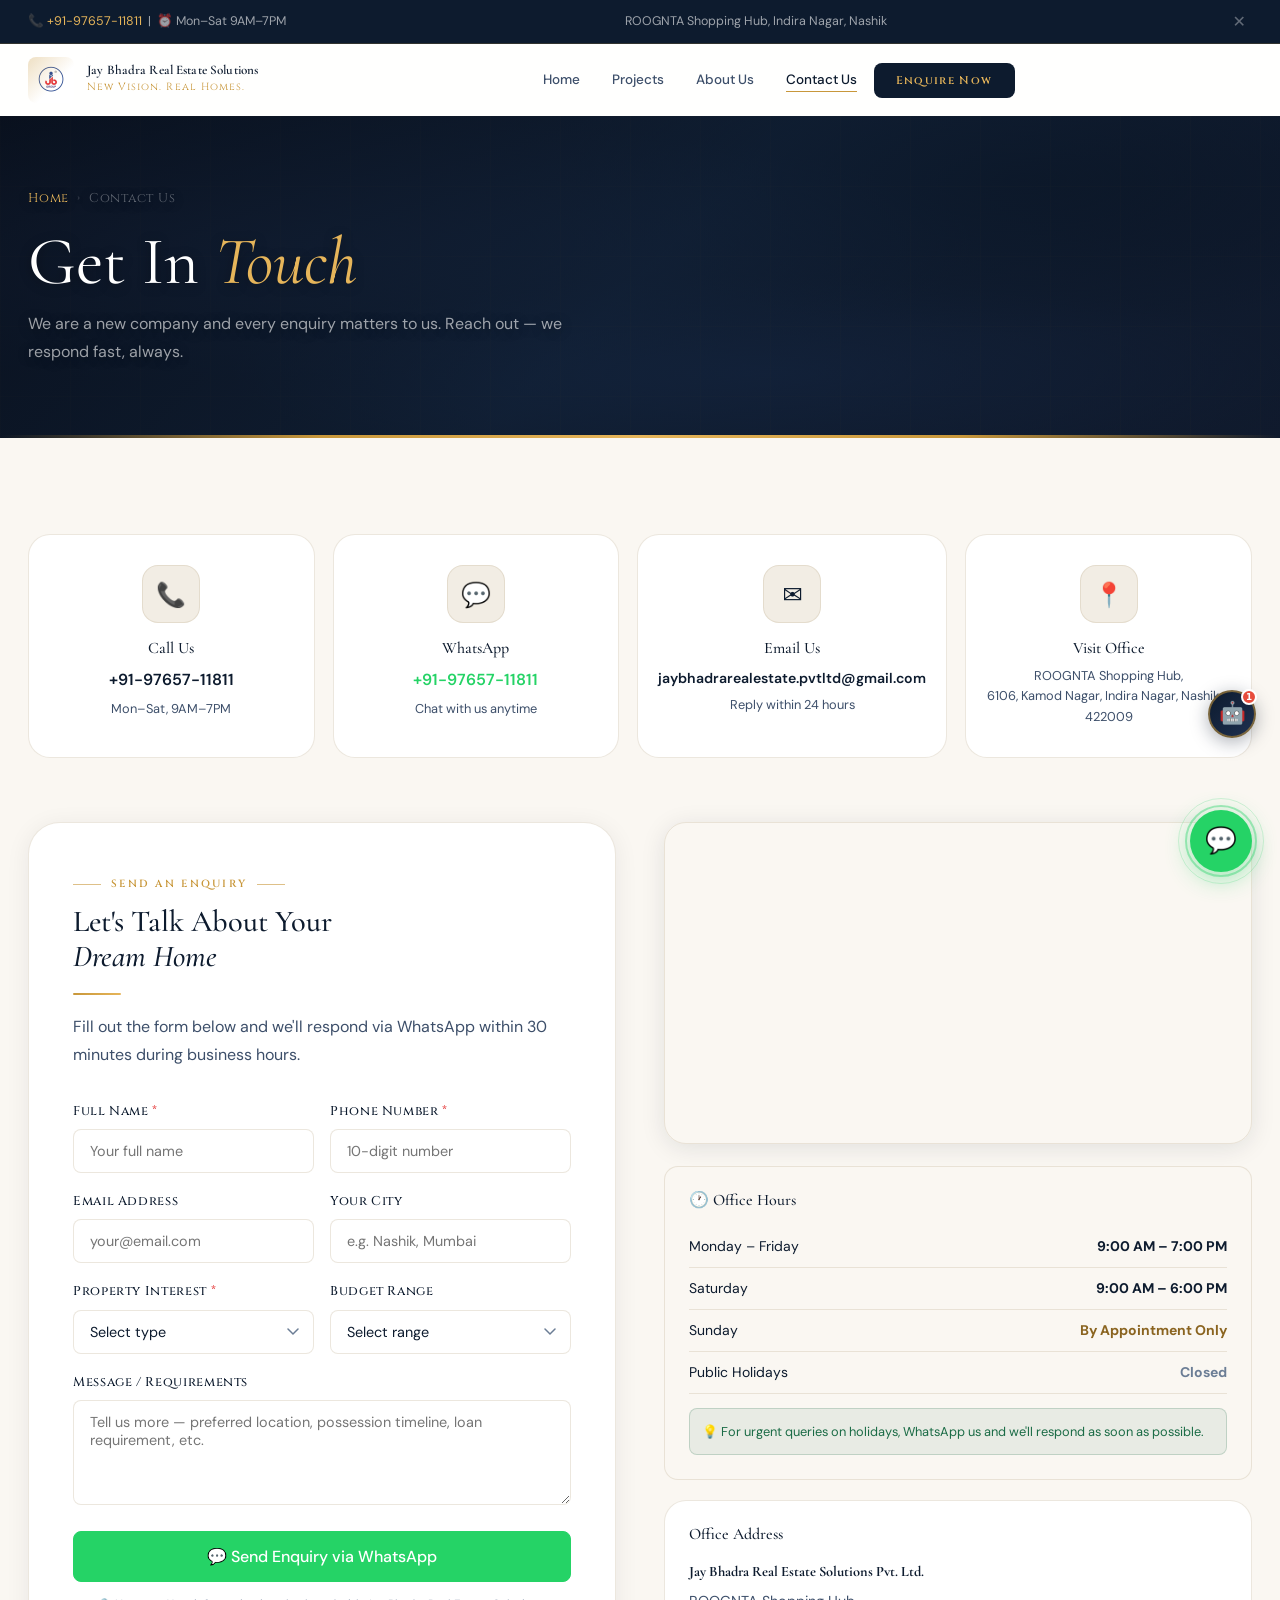
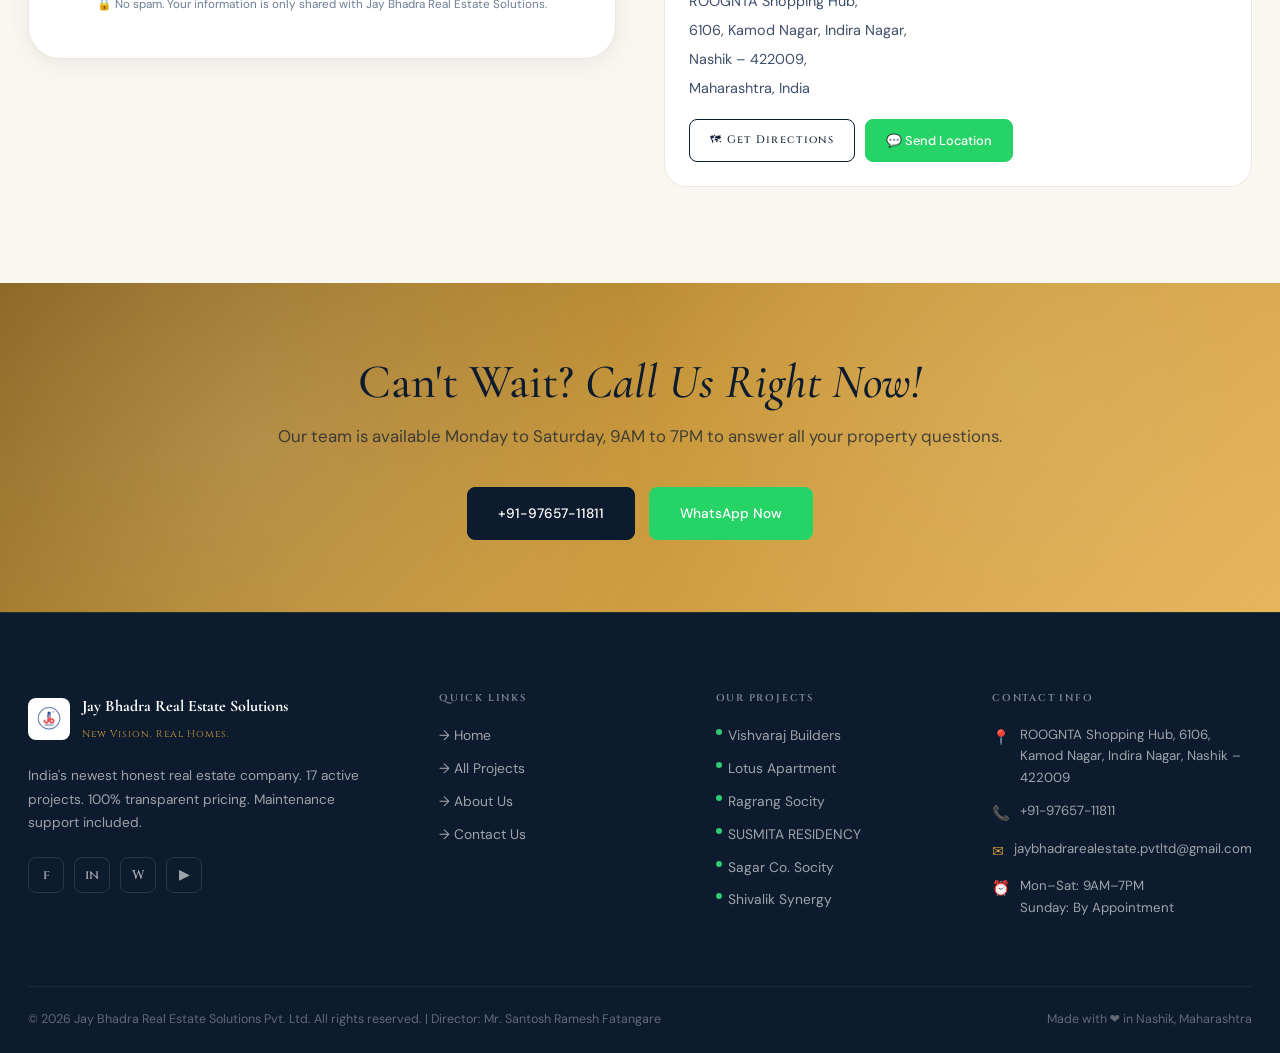
<file: files/contact.html>
<!DOCTYPE html>
<html lang="en">
<head>
  <meta charset="UTF-8"/><meta name="viewport" content="width=device-width,initial-scale=1.0"/>
  <title>Contact Jay Bhadra Real Estate Solutions | +91-97657-11811</title>
  <link rel="canonical" href="https://jaybhadrarealestate.com/contact.html"/>
  <meta name="keywords" content="Jay Bhadra Real Estate contact, Jay Bhadra Real Estate contact, property enquiry, Jay Bhadra office, +91-97657-11811"/>
  <meta name="description" content="Contact Jay Bhadra Real Estate Solutions. Call +91-97657-11811, WhatsApp, or visit our office at ROOGNTA Shopping Hub, Indira Nagar, Nashik. Mon&ndash;Sat 9AM&ndash;7PM."/>
  <link rel="preconnect" href="https://fonts.googleapis.com"/><link rel="preconnect" href="https://fonts.gstatic.com" crossorigin/>
  <link href="https://fonts.googleapis.com/css2?family=Cormorant+Garamond:ital,wght@0,300;0,400;0,500;0,600;0,700;1,300;1,400;1,600&family=DM+Sans:opsz,wght@9..40,300;9..40,400;9..40,500;9..40,600&family=Cinzel:wght@400;500;600&display=swap" rel="stylesheet"/>
  <link rel="stylesheet" href="css/style.css"/>
  <link rel="icon" type="image/png" href="images/Logo.png"/>
  <link rel="sitemap" type="application/xml" href="/sitemap.xml"/>
  <meta property="og:image" content="https://jaybhadrarealestate.com/images/Logo.png"/>
  <meta property="og:url" content="https://jaybhadrarealestate.com/contact.html"/>
  <meta property="og:site_name" content="Jay Bhadra Real Estate Solutions"/>
  <meta name="robots" content="index, follow"/>
  <meta name="author" content="Jay Bhadra Real Estate Solutions Pvt. Ltd."/>
<style>
/* &#9552;&#9552;&#9552; GLOBAL MOBILE FIXES &#9552;&#9552;&#9552; */
@media(max-width:600px){
  /* Navbar */
  .nav-tagline{display:none !important;}
  .nav-name{font-size:0.75rem !important;}
  .nav-cta{display:none !important;}
  /* Container */
  .container{padding-left:16px !important;padding-right:16px !important;}
  .section{padding:48px 0 !important;}
  /* Page hero */
  .page-hero .container{padding-bottom:32px !important;}
  .page-hero h1{font-size:clamp(1.8rem,8vw,3rem) !important;}
  /* AI bot + WA separation */
  #jb-btn{bottom:90px !important;right:16px !important;width:44px !important;height:44px !important;}
  /* Buttons */
  .btn{padding:12px 18px !important;font-size:0.68rem !important;}
}
/* Detail layout */
@media(max-width:900px){
  .detail-wrap{grid-template-columns:1fr !important;padding:20px 16px 40px !important;}
  .detail-sidebar{position:static !important;}
  .enq-row{grid-template-columns:1fr !important;}
  .enq-group.full{grid-column:span 1 !important;}
}
/* Search page */
@media(max-width:600px){
  .search-layout{grid-template-columns:1fr !important;}
  .filter-panel{display:none;}
  .filter-panel.open{display:block;}
  .sh-title{font-size:1.8rem !important;}
  .search-tabs{gap:4px !important;}
  .s-tab{padding:8px 12px !important;font-size:0.65rem !important;}
  .search-bar-wrap{flex-direction:column !important;gap:8px !important;border-radius:14px !important;}
  .sb-field{border-right:none !important;border-bottom:1px solid rgba(13,27,46,0.1) !important;padding:12px !important;}
  .sb-search-btn{border-radius:10px !important;width:100% !important;}
}
/* About page */
@media(max-width:600px){
  .ab-split{grid-template-columns:1fr !important;gap:32px !important;}
  .ab-split-right{height:260px !important;}
  .ab-stats-strip{grid-template-columns:repeat(2,1fr) !important;}
  .ab-dir-inner{grid-template-columns:1fr !important;gap:32px !important;padding:0 16px !important;}
  .ab-dir-photo{height:300px !important;}
  .rm-track,.ppl-grid{grid-template-columns:1fr !important;}
  .ab-story-inner,.ab-inner{padding:0 16px !important;}
}
/* Contact page */
@media(max-width:600px){
  .contact-grid{grid-template-columns:1fr !important;}
  .contact-cards{grid-template-columns:1fr 1fr !important;}
  .form-row{grid-template-columns:1fr !important;}
  .map-section{padding:0 16px !important;}
}
</style>
</head>
<body>
<div class="top-strip"><div class="container">
  <span>&#128222; <a href="tel:+919765711811">+91-97657-11811</a> &nbsp;|&nbsp; &#9200; Mon&ndash;Sat 9AM&ndash;7PM</span>
  <span>ROOGNTA Shopping Hub, Indira Nagar, Nashik</span>
  <button class="strip-dismiss">&#10005;</button>
</div></div>
<nav class="navbar"><div class="container">
  <a href="index.html" class="nav-logo"><div class="nav-logo-icon" style="padding:0;overflow:hidden;background:#fff;border-radius:8px;"><img src="images/Logo.png" alt="Jay Bhadra Real Estate Logo" style="width:100%;height:100%;object-fit:contain;display:block;padding:3px;" onerror="this.style.display='none';this.parentNode.style.background='linear-gradient(135deg,#c8973a,#8a6420)';this.parentNode.style.display='flex';this.parentNode.style.alignItems='center';this.parentNode.style.justifyContent='center';this.parentNode.innerHTML='<span style=font-family:Cinzel,serif;font-weight:600;color:#0d1b2e;font-size:1rem;>JB</span>'"/></div><div class="nav-logo-text"><strong>Jay Bhadra Real Estate Solutions</strong><em>New Vision. Real Homes.</em></div></a>
  <ul class="nav-links">
    <li><a href="index.html">Home</a></li>
    <li><a href="search.html">Projects</a></li>
    <li><a href="about.html">About Us</a></li>
    <li><a href="contact.html" class="active">Contact Us</a></li>
    <li><a href="contact.html" class="nav-cta">Enquire Now</a></li>
  </ul>
  <button class="hamburger"><span></span><span></span><span></span></button>
</div></nav>
<div class="nav-overlay"></div>
<nav class="nav-drawer">
  <a href="index.html">Home</a><a href="search.html">Projects</a>
  <a href="about.html">About Us</a>
  <a href="contact.html" class="active">Contact Us</a>
  <a href="contact.html" style="margin-top:20px;background:var(--gold);color:var(--navy);font-weight:600;border-radius:var(--r-sm);text-align:center;font-family:var(--font-cap);font-size:0.75rem;letter-spacing:0.1em;padding:14px 16px;">ENQUIRE NOW</a>
</nav>

<main>
<style>
.page-hero{position:relative;overflow:hidden;}
.ph-slides{position:absolute;inset:0;z-index:0;}
.ph-slide{position:absolute;inset:0;background-size:cover;background-position:center;opacity:0;animation:phSlide 18s infinite;transform:scale(1.07);}
.ph-slide:nth-child(1){animation-delay:0s;}
.ph-slide:nth-child(2){animation-delay:6s;}
.ph-slide:nth-child(3){animation-delay:12s;}
@keyframes phSlide{0%{opacity:0;transform:scale(1.07)}8%{opacity:1;transform:scale(1.07)}30%{opacity:1;transform:scale(1.0)}40%{opacity:0;transform:scale(1.0)}100%{opacity:0}}
.ph-overlay{position:absolute;inset:0;z-index:1;background:linear-gradient(135deg,rgba(8,14,26,0.80) 0%,rgba(13,27,46,0.72) 50%,rgba(8,14,26,0.65) 100%);}
.ph-overlay::after{content:'';position:absolute;bottom:0;left:0;right:0;height:3px;background:linear-gradient(90deg,transparent,#c8973a,#e6b55a,#c8973a,transparent);animation:gsh 3s infinite;}
@keyframes gsh{0%{opacity:0.4}50%{opacity:1}100%{opacity:0.4}}
.page-hero .container{position:relative;z-index:2;}
.page-hero h1,.page-hero p,.page-hero nav{text-shadow:0 2px 12px rgba(0,0,0,0.35);}
</style>
<section class="page-hero">
  <div class="ph-slides">
    <div class="ph-slide" style="background-image:url('https://images.unsplash.com/photo-1553532434-5ab5b6b84993?w=1600&q=85&auto=format&fit=crop')"></div>
    <div class="ph-slide" style="background-image:url('https://images.unsplash.com/photo-1580587771525-78b9dba3b914?w=1600&q=85&auto=format&fit=crop')"></div>
    <div class="ph-slide" style="background-image:url('https://images.unsplash.com/photo-1600566753190-17f0baa2a6c3?w=1600&q=85&auto=format&fit=crop')"></div>
  </div>
  <div class="ph-overlay"></div>
  <div class="container">
    <nav class="breadcrumb"><a href="index.html">Home</a><span class="sep">&#8250;</span><span>Contact Us</span></nav>
    <h1>Get In <em>Touch</em></h1>
    <p>We are a new company and every enquiry matters to us. Reach out &mdash; we respond fast, always.</p>
  </div>
</section>

<section class="section">
  <div class="container">
    <div class="contact-cards-grid">
      <a href="tel:+919765711811" class="contact-card">
        <div class="cc-icon">&#128222;</div>
        <h4>Call Us</h4>
        <p style="color:var(--navy);font-weight:600;font-size:1rem;">+91-97657-11811</p>
        <p style="margin-top:4px;font-size:0.8rem;">Mon&ndash;Sat, 9AM&ndash;7PM</p>
      </a>
      <a href="https://wa.me/919765711811?text=Hello%20Jay%20Bhadra%20Real%20Estate%20Solutions!%20I'm%20interested%20in%20your%20properties." target="_blank" rel="noopener" class="contact-card">
        <div class="cc-icon">&#128172;</div>
        <h4>WhatsApp</h4>
        <p style="color:#25d366;font-weight:600;font-size:1rem;">+91-97657-11811</p>
        <p style="margin-top:4px;font-size:0.8rem;">Chat with us anytime</p>
      </a>
      <a href="mailto:jaybhadrarealestate.pvtltd@gmail.com" class="contact-card">
        <div class="cc-icon">&#9993;</div>
        <h4>Email Us</h4>
        <p style="color:var(--navy);font-weight:600;font-size:0.88rem;">jaybhadrarealestate.pvtltd@gmail.com</p>
        <p style="margin-top:4px;font-size:0.8rem;">Reply within 24 hours</p>
      </a>
      <div class="contact-card">
        <div class="cc-icon">&#128205;</div>
        <h4>Visit Office</h4>
        <p style="font-size:0.8rem;line-height:1.6;">ROOGNTA Shopping Hub,<br/>6106, Kamod Nagar, Indira Nagar, Nashik &ndash; 422009</p>
      </div>
    </div>

    <div class="contact-layout">
      <div class="fade-up">
        <div class="form-card">
          <div style="margin-bottom:32px;">
            <span class="label" style="margin-bottom:12px;display:inline-flex;">Send An Enquiry</span>
            <h2 style="font-size:1.9rem;margin-bottom:8px;">Let's Talk About Your<br/><em>Dream Home</em></h2>
            <div class="gold-line left"></div>
            <p style="margin-top:14px;">Fill out the form below and we'll respond via WhatsApp within 30 minutes during business hours.</p>
          </div>
          <form data-validate data-action="whatsapp" novalidate>
      <!-- Honeypot &mdash; hidden from humans, catches bots -->
      <div style="display:none;visibility:hidden;position:absolute;left:-9999px;" aria-hidden="true">
        <input type="text" name="website" id="hp_website" tabindex="-1" autocomplete="off" value=""/>
        <input type="text" name="company" id="hp_company" tabindex="-1" autocomplete="off" value=""/>
      </div>
            <div class="form-row">
              <div class="form-group"><label for="ct-name">Full Name <span>*</span></label><input type="text" id="ct-name" name="Name" class="form-control" placeholder="Your full name" required/><div class="form-error"></div></div>
              <div class="form-group"><label for="ct-phone">Phone Number <span>*</span></label><input type="tel" id="ct-phone" name="Phone" class="form-control" placeholder="10-digit number" required/><div class="form-error"></div></div>
            </div>
            <div class="form-row">
              <div class="form-group"><label for="ct-email">Email Address</label><input type="email" id="ct-email" name="Email" class="form-control" placeholder="your@email.com"/><div class="form-error"></div></div>
              <div class="form-group"><label for="ct-city">Your City</label><input type="text" id="ct-city" name="City" class="form-control" placeholder="e.g. Nashik, Mumbai"/></div>
            </div>
            <div class="form-row">
              <div class="form-group"><label for="ct-type">Property Interest <span>*</span></label>
                <select id="ct-type" name="Property Interest" class="form-control" required>
                  <option value="">Select type</option>
                  <option>1BHK Flat</option><option>2BHK Flat</option><option>3BHK Flat</option>
                  <option>Bungalow</option><option>Commercial Shop</option><option>Office Space</option><option>Not decided yet</option>
                </select><div class="form-error"></div>
              </div>
              <div class="form-group"><label for="ct-budget">Budget Range</label>
                <select id="ct-budget" name="Budget Range" class="form-control">
                  <option value="">Select range</option>
                  <option>Under &#8377;20 Lakh</option><option>&#8377;20&ndash;35 Lakh</option>
                  <option>&#8377;35&ndash;55 Lakh</option><option>&#8377;55&ndash;80 Lakh</option>
                  <option>Above &#8377;80 Lakh</option><option>Flexible</option>
                </select>
              </div>
            </div>
            <div class="form-group"><label for="ct-msg">Message / Requirements</label><textarea id="ct-msg" name="Message" class="form-control" placeholder="Tell us more &mdash; preferred location, possession timeline, loan requirement, etc."></textarea></div>
            <button type="submit" class="btn btn-whatsapp form-submit">&#128172; Send Enquiry via WhatsApp</button>
            <p style="font-size:0.73rem;color:var(--text-3);text-align:center;margin-top:12px;">&#128274; No spam. Your information is only shared with Jay Bhadra Real Estate Solutions.</p>
          </form>
        </div>
      </div>

      <div class="fade-up stagger-1">
        <div style="border-radius:var(--r-lg);overflow:hidden;box-shadow:0 4px 24px rgba(13,27,46,0.1);border:1px solid var(--border);">
          <iframe src="https://www.google.com/maps/embed?pb=!1m18!1m12!1m3!1d3748.5!2d73.7898!3d19.9975!2m3!1f0!2f0!3f0!3m2!1i1024!2i768!4f13.1!3m3!1m2!1s0x3bddebc97af2aaab%3A0x6f0b9af16f9d5e5e!2sGolden+City%2C+Nashik%2C+Maharashtra!5e0!3m2!1sen!2sin!4v1700000000000!5m2!1sen!2sin"
            width="100%" height="320" style="border:0;display:block;" allowfullscreen="" loading="lazy"
            referrerpolicy="no-referrer-when-downgrade" title="Jay Bhadra Real Estate Solutions office location"></iframe>
        </div>
        

        <div class="office-hours">
          <h4 style="margin-bottom:16px;font-size:1rem;">&#128336; Office Hours</h4>
          <div class="hours-row"><span>Monday &ndash; Friday</span><strong>9:00 AM &ndash; 7:00 PM</strong></div>
          <div class="hours-row"><span>Saturday</span><strong>9:00 AM &ndash; 6:00 PM</strong></div>
          <div class="hours-row"><span>Sunday</span><strong style="color:var(--gold-dim);">By Appointment Only</strong></div>
          <div class="hours-row"><span>Public Holidays</span><strong style="color:var(--text-3);">Closed</strong></div>
          <div style="margin-top:14px;padding:12px;background:rgba(26,107,69,0.08);border:1px solid rgba(26,107,69,0.2);border-radius:var(--r-sm);font-size:0.8rem;color:var(--success);">
            &#128161; For urgent queries on holidays, WhatsApp us and we'll respond as soon as possible.
          </div>
        </div>

        <div style="background:var(--white);border:1px solid var(--border);border-radius:var(--r-lg);padding:24px;margin-top:20px;">
          <h4 style="margin-bottom:14px;font-size:1rem;">Office Address</h4>
          <address style="font-style:normal;font-size:0.9rem;color:var(--text-2);line-height:2;">
            <strong style="color:var(--navy);font-family:var(--font-display);">Jay Bhadra Real Estate Solutions Pvt. Ltd.</strong><br/>
            ROOGNTA Shopping Hub,<br/>
            6106, Kamod Nagar, Indira Nagar,<br/>
            Nashik &ndash; 422009,<br/>
            Maharashtra, India
          </address>
          <div style="display:flex;gap:10px;margin-top:16px;flex-wrap:wrap;">
            <a href="https://www.google.com/maps/search/ROOGNTA+Shopping+Hub+Indira+Nagar+Nashik+422009" target="_blank" rel="noopener" class="btn btn-outline-navy btn-sm btn-cap">&#128506; Get Directions</a>
            <a href="https://wa.me/919765711811?text=Hi!%20Can%20you%20share%20your%20exact%20office%20location?" target="_blank" rel="noopener" class="btn btn-whatsapp btn-sm">&#128172; Send Location</a>
          </div>
        </div>
      </div>
    </div>
  </div>
</section>

<section class="cta-banner">
  <div class="container">
    <h2 class="fade-up">Can't Wait? <em>Call Us Right Now!</em></h2>
    <p class="fade-up stagger-1">Our team is available Monday to Saturday, 9AM to 7PM to answer all your property questions.</p>
    <div class="cta-actions fade-up stagger-2">
      <a href="tel:+919765711811" class="btn btn-navy">+91-97657-11811</a>
      <a href="https://wa.me/919765711811?text=Hello%20Jay%20Bhadra%20Real%20Estate%20Solutions!%20I%20have%20a%20query." class="btn btn-whatsapp" target="_blank" rel="noopener">WhatsApp Now</a>
    </div>
  </div>
</section>
</main>

<footer class="footer">
  <div class="container">
    <div class="footer-grid">

      <!-- Brand -->
      <div class="footer-brand">
        <div class="footer-logo">
          <div class="footer-logo-icon" style="padding:0;overflow:hidden;background:#fff;border-radius:8px;">
            <img src="images/Logo.png" alt="Jay Bhadra Real Estate Logo" style="width:100%;height:100%;object-fit:contain;display:block;padding:3px;" onerror="this.style.display=&apos;none&apos;;this.parentNode.style.background=&apos;linear-gradient(135deg,#c8973a,#8a6420)&apos;;this.parentNode.style.display=&apos;flex&apos;;this.parentNode.style.alignItems=&apos;center&apos;;this.parentNode.style.justifyContent=&apos;center&apos;;this.parentNode.innerHTML=&apos;<span style=font-family:Cinzel,serif;font-weight:600;color:#0d1b2e;font-size:1rem;>JB</span>&apos;"/>
          </div>
          <div class="footer-logo-text">
            <strong>Jay Bhadra Real Estate Solutions</strong>
            <em>New Vision. Real Homes.</em>
          </div>
        </div>
        <p>India&#39;s newest honest real estate company. <span id="footer-proj-count">&#8212;</span> active projects. 100% transparent pricing. Maintenance support included.</p>
        <div class="footer-social">
          <a href="#" class="soc-icon">f</a>
          <a href="#" class="soc-icon">in</a>
          <a href="https://wa.me/919765711811" class="soc-icon" target="_blank">W</a>
          <a href="#" class="soc-icon">&#9654;</a>
        </div>
      </div>

      <!-- Quick Links -->
      <div class="footer-col">
        <h5>Quick Links</h5>
        <ul>
          <li><a href="index.html">&rarr; Home</a></li>
          <li><a href="search.html">&rarr; All Projects</a></li>
          <li><a href="about.html">&rarr; About Us</a></li>
          <li><a href="contact.html">&rarr; Contact Us</a></li>
        </ul>
      </div>

      <!-- Our Projects — dynamic -->
      <div class="footer-col">
        <h5>Our Projects</h5>
        <ul id="footer-projects-list">
          <li style="color:rgba(255,255,255,0.25);font-size:0.8rem;">Loading&hellip;</li>
        </ul>
      </div>

      <!-- Contact Info -->
      <div class="footer-col">
        <h5>Contact Info</h5>
        <div class="footer-ci"><span class="ic">&#128205;</span><span class="tx">ROOGNTA Shopping Hub, 6106, Kamod Nagar, Indira Nagar, Nashik &ndash; 422009</span></div>
        <div class="footer-ci"><span class="ic">&#128222;</span><span class="tx"><a href="tel:+919765711811">+91-97657-11811</a></span></div>
        <div class="footer-ci"><span class="ic">&#9993;</span><span class="tx"><a href="mailto:jaybhadrarealestate.pvtltd@gmail.com">jaybhadrarealestate.pvtltd@gmail.com</a></span></div>
        <div class="footer-ci"><span class="ic">&#9200;</span><span class="tx">Mon&ndash;Sat: 9AM&ndash;7PM<br/>Sunday: By Appointment</span></div>
      </div>

    </div>
  </div>
  <div class="container"><div class="footer-bottom">
    <p>&#169; 2026 Jay Bhadra Real Estate Solutions Pvt. Ltd. All rights reserved. | Director: Mr. Santosh Ramesh Fatangare</p>
    <p>Made with &#10084;&#65039; in Nashik, Maharashtra</p>
  </div></div>
</footer>
<div class="whatsapp-float"><span class="wa-tooltip">Chat with us!</span><a href="https://wa.me/919765711811?text=Hello%20Jay%20Bhadra%20Real%20Estate%20Solutions!" class="whatsapp-btn" target="_blank" rel="noopener">&#128172;</a></div>
<script src="js/main.js"></script>

<!-- &#9552;&#9552;&#9552; AI ASSISTANT &mdash; PROP GURU &#129302; &#9552;&#9552;&#9552; -->
<style>
#jb-btn{position:fixed;bottom:162px;right:24px;width:48px;height:48px;border-radius:50%;background:linear-gradient(135deg,#0d1b2e,#1e3050);border:2px solid rgba(200,151,58,0.55);cursor:pointer;z-index:9997;display:flex;align-items:center;justify-content:center;box-shadow:0 4px 18px rgba(13,27,46,0.35);transition:transform .25s,box-shadow .25s;animation:jbp 2.8s infinite}
#jb-btn:hover{transform:scale(1.12);box-shadow:0 8px 28px rgba(13,27,46,0.45);animation:none}
@keyframes jbp{0%,100%{box-shadow:0 4px 18px rgba(13,27,46,0.35),0 0 0 0 rgba(200,151,58,0.45)}65%{box-shadow:0 4px 18px rgba(13,27,46,0.35),0 0 0 10px rgba(200,151,58,0)}}
#jb-btn .jb-robot{font-size:1.35rem;line-height:1;display:block}
#jb-badge{position:absolute;top:-3px;right:-3px;width:16px;height:16px;border-radius:50%;background:#e74c3c;color:#fff;font-size:0.55rem;font-weight:700;font-family:system-ui;display:flex;align-items:center;justify-content:center;border:2px solid #fff;animation:jbbd .6s ease}
@keyframes jbbd{from{transform:scale(0)}to{transform:scale(1)}}
#jb-tip{position:fixed;bottom:176px;right:80px;background:#0d1b2e;color:#fff;font-family:'DM Sans',system-ui,sans-serif;font-size:0.74rem;padding:6px 12px;border-radius:7px;white-space:nowrap;pointer-events:none;opacity:0;transition:opacity .25s;border:1px solid rgba(200,151,58,0.3);box-shadow:0 4px 14px rgba(13,27,46,0.3)}
#jb-tip::after{content:'';position:absolute;right:-5px;top:50%;transform:translateY(-50%);border:5px solid transparent;border-right:none;border-left-color:#0d1b2e}
#jb-btn:hover + #jb-tip{opacity:1}
#jb-win{position:fixed;bottom:222px;right:24px;width:345px;max-height:540px;background:#fff;border-radius:20px;box-shadow:0 20px 56px rgba(13,27,46,0.2);border:1px solid rgba(200,151,58,0.2);display:flex;flex-direction:column;z-index:9996;transform:scale(0.85) translateY(20px);transform-origin:bottom right;opacity:0;pointer-events:none;transition:transform .38s cubic-bezier(.34,1.56,.64,1),opacity .28s;font-family:'DM Sans',system-ui,sans-serif}
#jb-win.open{transform:scale(1) translateY(0);opacity:1;pointer-events:all}
.jbh{background:linear-gradient(135deg,#0d1b2e,#1e3050);border-radius:20px 20px 0 0;padding:13px 15px;display:flex;align-items:center;gap:10px}
.jbh-av{width:38px;height:38px;border-radius:50%;background:linear-gradient(135deg,#c8973a,#e6b55a);display:flex;align-items:center;justify-content:center;font-size:1.2rem;flex-shrink:0}
.jbh-info{flex:1}.jbh-info strong{display:block;color:#fff;font-size:0.87rem;font-weight:600}
.jbh-info span{font-size:0.65rem;color:rgba(255,255,255,0.5);display:flex;align-items:center;gap:4px}
.jb-on{width:6px;height:6px;border-radius:50%;background:#2ecc71;box-shadow:0 0 4px #2ecc71;display:inline-block}
.jbx{background:none;border:none;color:rgba(255,255,255,0.4);cursor:pointer;font-size:1rem;line-height:1;padding:4px;transition:color .2s}.jbx:hover{color:#fff}
.jb-msgs{flex:1;overflow-y:auto;padding:12px;display:flex;flex-direction:column;gap:10px;scroll-behavior:smooth}
.jb-msgs::-webkit-scrollbar{width:3px}.jb-msgs::-webkit-scrollbar-thumb{background:rgba(13,27,46,0.08);border-radius:2px}
.jbm{display:flex;gap:7px;align-items:flex-end;animation:jbmi .28s}
@keyframes jbmi{from{opacity:0;transform:translateY(7px)}to{opacity:1;transform:translateY(0)}}
.jbm.u{flex-direction:row-reverse}
.jbav{width:26px;height:26px;border-radius:50%;background:linear-gradient(135deg,#c8973a,#e6b55a);display:flex;align-items:center;justify-content:center;font-size:0.75rem;flex-shrink:0}
.jbb{max-width:83%;padding:9px 13px;border-radius:15px 15px 15px 3px;font-size:0.8rem;line-height:1.65;color:#1a2b4a;background:#f0f4f8}
.jbm.u .jbb{background:linear-gradient(135deg,#0d1b2e,#1e3050);color:#fff;border-radius:15px 15px 3px 15px}
.jbb a{color:#c8973a;text-decoration:underline}.jbb strong{color:#0d1b2e}.jbm.u .jbb strong{color:#e6b55a}
.jb-typing{display:flex;gap:4px;padding:10px 13px;background:#f0f4f8;border-radius:15px 15px 15px 3px;width:fit-content}
.jb-typing span{width:5px;height:5px;background:#9aa7bb;border-radius:50%;animation:jbty 1.2s infinite}
.jb-typing span:nth-child(2){animation-delay:.2s}.jb-typing span:nth-child(3){animation-delay:.4s}
@keyframes jbty{0%,80%,100%{transform:translateY(0)}40%{transform:translateY(-5px)}}
.jb-qrs{display:flex;flex-wrap:wrap;gap:5px;padding:2px 12px 9px}
.jbqr{padding:5px 11px;border-radius:100px;border:1px solid rgba(13,27,46,0.13);background:#fff;color:#0d1b2e;font-size:0.71rem;cursor:pointer;font-family:inherit;transition:all .17s;white-space:nowrap}
.jbqr:hover{background:#0d1b2e;color:#e6b55a;border-color:#0d1b2e}
.jb-inp-row{padding:9px 11px;border-top:1px solid rgba(13,27,46,0.07);display:flex;gap:7px;align-items:center}
.jb-inp{flex:1;border:1.5px solid rgba(13,27,46,0.11);border-radius:11px;padding:8px 12px;font-size:0.8rem;outline:none;font-family:inherit;color:#0d1b2e;transition:border-color .2s}
.jb-inp:focus{border-color:#0d1b2e}.jb-inp::placeholder{color:#bbb}
.jbsnd{width:34px;height:34px;border-radius:50%;background:linear-gradient(135deg,#0d1b2e,#1e3050);border:none;cursor:pointer;display:flex;align-items:center;justify-content:center;color:#e6b55a;font-size:0.9rem;flex-shrink:0;transition:transform .2s}
.jbsnd:hover{transform:scale(1.12)}
.jb-ft{padding:4px 12px 9px;text-align:center;font-size:0.6rem;color:#ccc}.jb-ft a{color:#c8973a}
@media(max-width:420px){#jb-win{width:calc(100vw - 14px);right:7px;bottom:130px;max-height:68vh}#jb-btn{bottom:80px;right:16px}#jb-tip{display:none}}
</style>
<div id="jb-btn" onclick="jbT()" title="Chat with Prop Guru"><span class="jb-robot">&#129302;</span><span id="jb-badge">1</span></div>
<div id="jb-tip">Ask Prop Guru &#129302;</div>
<div id="jb-win">
  <div class="jbh"><div class="jbh-av">&#129302;</div><div class="jbh-info"><strong>Prop Guru</strong><span><span class="jb-on"></span>&nbsp;Online &mdash; Jay Bhadra Real Estate</span></div><button class="jbx" onclick="jbT()">&#10005;</button></div>
  <div class="jb-msgs" id="jb-msgs"></div>
  <div class="jb-qrs" id="jb-qrs"></div>
  <div class="jb-inp-row"><input type="text" class="jb-inp" id="jb-inp" placeholder="Ask about properties, prices..." onkeydown="if(event.key==='Enter')jbS()"/><button class="jbsnd" onclick="jbS()">&#10148;</button></div>
  <div class="jb-ft">Jay Bhadra Real Estate &#183; <a href="https://jay-bhadra-real-estate.vercel.app" target="_blank">Visit Website</a></div>
</div>
<script>
(function(){
'use strict';
var OPEN=false,STARTED=false;
function scanPageProjects(){var found=[];document.querySelectorAll('.project-card-v2').forEach(function(card){var name=(card.querySelector('.pcard-title')||{}).textContent||'';var loc=(card.querySelector('.pcard-loc')||{}).textContent||'';var price=(card.querySelector('.pcard-price')||{}).textContent||'';var info=(card.querySelector('.pcard-info')||{}).textContent||'';var tags=[];card.querySelectorAll('.pcard-tag').forEach(function(t){tags.push(t.textContent.trim());});var status=card.getAttribute('data-filter')||'';var st=status.includes('ongoing')?'ongoing':status.includes('completed')?'completed':'upcoming';if(name.trim())found.push({name:name.trim(),loc:loc.replace('','').trim(),price:price.replace('onwards','').trim(),types:tags,status:st,info:info.trim()});});document.querySelectorAll('.project-card').forEach(function(card){var name=(card.querySelector('.card-title')||{}).textContent||'';var loc=(card.querySelector('.card-meta')||{}).textContent||'';var price=(card.querySelector('.card-price')||{}).textContent||'';var tags=[];card.querySelectorAll('.card-tag').forEach(function(t){tags.push(t.textContent.trim());});var badge=(card.querySelector('[class*="status-"]')||{}).textContent||'ongoing';var st=badge.toLowerCase().includes('ongoing')?'ongoing':badge.toLowerCase().includes('completed')?'completed':'upcoming';if(name.trim())found.push({name:name.trim(),loc:loc.replace('','').trim(),price:price.replace('onwards','').trim(),types:tags,status:st,info:''});});return found;}
var BASE=[]; /* Projects loaded dynamically */
function getP(){var live=scanPageProjects();if(live.length===0)return BASE;BASE.forEach(function(bp){var ex=live.some(function(lp){return lp.name.toLowerCase().includes(bp.name.toLowerCase().split(' ')[2]||bp.name.toLowerCase().split(' ')[0]);});if(!ex)live.push(bp);});return live;}
var CO={phone:'+91-97657-11811',wa:'919765711811',email:'jaybhadrarealestate.pvtltd@gmail.com',address:'ROOGNTA Shopping Hub, 6106, Kamod Nagar, Indira Nagar, Nashik &#8211; 422009',hours:'Mon&#8211;Sat 9AM&#8211;7PM, Sunday by appointment',director:'Mr. Santosh Ramesh Fatangare',founded:'2010'};
function getReply(msg){var m=msg.toLowerCase().trim();var PROJ=getP();
if(/^(hi|hello|hii|hey|namaste|namaskar|good\s|&#2344;&#2350;&#2360;&#2381;|&#2361;&#2375;&#2354;&#2379;|helo)/.test(m))return{t:'Namaste! &#128591; Welcome to <strong>Jay Bhadra Real Estate Solutions</strong>!\n\nI\'m <strong>Prop Guru</strong> &#129302;, your property assistant.\n&#127968; Flats (1BHK/2BHK/3BHK)\n&#127969; Bungalows\n&#127978; Commercial\n&#128176; Prices & home loans\n\nWhat are you looking for?',q:['&#127968; All Projects','1BHK Flats','2BHK Flats','&#127969; Bungalows','&#128176; Price Range','&#128222; Book Visit']};
if(/all project|show|list|available|sab|sabhi|projects/.test(m)){var list=PROJ.map(function(p){var ic=p.status==='ongoing'?'&#129002;':p.status==='completed'?'&#9989;':'&#128284;';return ic+' <strong>'+p.name+'</strong>\n   '+p.price+' | '+p.loc;}).join('\n');return{t:'All our current projects:\n\n'+list+'\n\nAsk me about any project for details! &#128522;',q:PROJ.slice(0,4).map(function(p){return p.name.split(' ').slice(0,3).join(' ');}).concat(['&#128222; Book Visit'])};}
for(var i=0;i<PROJ.length;i++){var p=PROJ[i];var words=p.name.toLowerCase().split(' ').filter(function(w){return w.length>3;});if(words.some(function(w){return m.includes(w);})){var stTxt=p.status==='ongoing'?'&#129002; Ongoing':p.status==='completed'?'&#9989; Completed':'&#128284; Upcoming';return{t:'<strong>'+p.name+'</strong>\n\n '+p.loc+'\n'+stTxt+'\n&#128176; Starting: <strong>'+p.price+'</strong>\n&#128715;&#65039; Types: '+(p.types&&p.types.length?p.types.join(', '):'Multiple')+'\n\n'+p.info+'\n\n&#128073; Book a free site visit!',q:['&#128222; Call Now','&#128172; WhatsApp','&#127974; Home Loan?','&#11013; All Projects']};}}
if(/1\s?bhk/.test(m)){var r1=PROJ.filter(function(p){return p.types&&p.types.some(function(t){return /1bhk/i.test(t);});});return{t:'<strong>1BHK Flats</strong>:\n\n'+(r1.map(function(p){return '&#127968; <strong>'+p.name+'</strong> &#8212; '+p.price+'\n    '+p.loc;}).join('\n')||'Call us for availability!')+'\n\n&#9989; RERA | &#127974; Bank Approved | &#129517; Vastu',q:['&#128176; Price Details','&#127974; Home Loan?','&#128222; Book Visit']};}
if(/2\s?bhk/.test(m)){var r2=PROJ.filter(function(p){return p.types&&p.types.some(function(t){return /2bhk/i.test(t);});});return{t:'<strong>2BHK Flats</strong>:\n\n'+(r2.map(function(p){return '&#127968; <strong>'+p.name+'</strong> &#8212; '+p.price+'\n    '+p.loc;}).join('\n')||'Call for 2BHK options!')+'\n\n&#128161; Home loan from &#8377;20L onwards!',q:['Price Details','Home Loan?','&#128222; Book Visit']};}
if(/3\s?bhk/.test(m)){var r3=PROJ.filter(function(p){return p.types&&p.types.some(function(t){return /3bhk/i.test(t);});});return{t:'<strong>3BHK Flats</strong>:\n\n'+(r3.map(function(p){return '&#127968; <strong>'+p.name+'</strong> &#8212; '+p.price+'\n    '+p.loc;}).join('\n')||'Call for options!')+'\n\n&#128161; Spacious homes for families!',q:['&#127974; Home Loan?','&#128222; Book Visit']};}
if(/bungalow|villa/.test(m)){var rb=PROJ.filter(function(p){return p.types&&p.types.some(function(t){return /bungalow|villa/i.test(t);});});return{t:'<strong>Bungalows</strong>:\n\n'+(rb.map(function(p){return '&#127969; <strong>'+p.name+'</strong> &#8212; '+p.price+'\n    '+p.loc;}).join('\n')||'Green Valley Bungalows &#8212; &#8377;65L+\n&#128284; Pre-booking open!')+'\n\n&#10024; Premium gated community!',q:['&#128222; Book Now','&#128172; WhatsApp','&#128176; EMI Details']};}
if(/commercial|shop|office/.test(m)){var rc=PROJ.filter(function(p){return p.types&&p.types.some(function(t){return /shop|office|commercial/i.test(t);});});return{t:'<strong>Commercial Properties</strong>:\n\n'+(rc.map(function(p){return '&#127978; <strong>'+p.name+'</strong> &#8212; '+p.price+'\n    '+p.loc;}).join('\n')||'Commercial Hub &#8212; &#8377;15L+')+'\n\n&#9989; Main road, high footfall!',q:['&#128222; Enquire','&#128172; WhatsApp','&#128176; Price Details']};}
if(/price|cost|rate|budget|lakh|kitna|how much/.test(m)){return{t:'<strong>Property Prices:</strong>\n\n'+PROJ.map(function(p){return '&#128176; <strong>'+p.name+'</strong> &#8212; '+p.price;}).join('\n')+'\n\n&#127974; Home loan available!',q:['Home Loan','EMI Calc','&#128222; Get Best Price']};}
if(/loan|emi|finance|bank|hdfc|sbi/.test(m)){return{t:'&#127974; <strong>Home Loan</strong>\n\nBank approved by:\n&#9989; SBI &#9989; HDFC &#9989; Bank of Maharashtra\n\n&#128161; EMI Examples:\n&#8377;25L = ~&#8377;21,700/mo\n&#8377;35L = ~&#8377;30,400/mo\n&#8377;50L = ~&#8377;43,400/mo\n\n&#128222; Call for exact calculation!',q:['&#128222; Loan Help','&#128172; WhatsApp','Book Visit']};}
if(/visit|site visit|tour|appointment/.test(m)){return{t:'&#127881; Book a FREE site visit!\n\n&#128222; <strong>'+CO.phone+'</strong>\n&#128172; WhatsApp same number\n\n&#9200; '+CO.hours+'\n '+CO.address,q:['&#128222; Call Now','&#128172; WhatsApp',' Directions']};}
if(/contact|phone|address|office|email|where/.test(m)){return{t:'&#128222; <strong>Contact Us</strong>\n\n&#128241; '+CO.phone+'\n&#128172; WhatsApp: '+CO.phone+'\n&#9993; '+CO.email+'\n '+CO.address+'\n&#9200; '+CO.hours,q:['&#128222; Call Now','&#128172; WhatsApp','Book Visit']};}
if(/rera|legal|approved|verified/.test(m)){return{t:'&#9989; All projects:\n&#9989; RERA Registered\n&#127974; Bank Approved\n&#129517; Vastu Compliant\n&#128220; Clear Title\n\n&#128161; Full paperwork support!',q:['Home Loan','&#128222; Legal Query','Book Visit']};}
if(/possession|ready|handover|when|kab/.test(m)){var rdy=PROJ.filter(function(p){return p.status==='completed';});var ong=PROJ.filter(function(p){return p.status==='ongoing';});var upc=PROJ.filter(function(p){return p.status==='upcoming';});return{t:'&#128197; <strong>Possession Status</strong>\n\n&#9989; Ready:\n'+rdy.map(function(p){return '&#8226; '+p.name;}).join('\n')+'\n\n&#129002; Ongoing:\n'+ong.map(function(p){return '&#8226; '+p.name;}).join('\n')+'\n\n&#128284; Upcoming:\n'+upc.map(function(p){return '&#8226; '+p.name;}).join('\n'),q:['Ready Flats','&#128222; Call for Update']};}
if(/about|company|director|fatangare|founded/.test(m)){return{t:'&#127968; <strong>Jay Bhadra Real Estate Solutions</strong>\n\n&#128100; Director: <strong>'+CO.director+'</strong>\n&#128197; Founded: <strong>'+CO.founded+'</strong>\n Nashik, Maharashtra\n\n&#127959; 30+ Projects\n&#128106; 500+ Families\n&#128295; 3-Year Support\n&#9989; RERA Registered',q:['View Projects','&#128222; Contact','Book Visit']};}
if(/thank|thanks|bye|goodbye|done/.test(m)){return{t:'Thank you! &#128522;&#128591;\n\nAlways here to help:\n&#128222; <strong>'+CO.phone+'</strong>\n\nHave a great day! &#8212; Prop Guru &#129302;',q:['View Projects','&#128222; Call Us']};}
return{t:'Our team can help with this!\n\n&#128222; <strong>'+CO.phone+'</strong>\n&#128172; WhatsApp same number\nMon&#8211;Sat 9AM&#8211;7PM',q:['&#127968; All Projects','&#128176; Price Range','&#128222; Call Now','&#128172; WhatsApp']};}
function jbT(){OPEN=!OPEN;document.getElementById('jb-win').classList.toggle('open',OPEN);var badge=document.getElementById('jb-badge');if(badge)badge.remove();if(OPEN&&!STARTED){STARTED=true;jbWelcome();}if(OPEN)setTimeout(function(){document.getElementById('jb-inp').focus();},400);}
window.jbT=jbT;
function jbWelcome(){setTimeout(function(){jbAdd('bot','Namaste! &#128591; I\'m <strong>Prop Guru</strong> &#129302;\nYour assistant at <strong>Jay Bhadra Real Estate</strong>.\n\nHow can I help you today?');jbQR(['All Projects','1BHK Flats','2BHK / 3BHK','Bungalows','Prices','Book Visit']);},350);}
function jbAdd(role,text){var msgs=document.getElementById('jb-msgs');var d=document.createElement('div');d.className='jbm '+(role==='user'?'u':'');var av=document.createElement('div');av.className='jbav';av.textContent=role==='user'?'&#128100;':'&#129302;';var b=document.createElement('div');b.className='jbb';b.innerHTML=text.replace(/\n/g,'<br/>');d.appendChild(av);d.appendChild(b);msgs.appendChild(d);msgs.scrollTop=msgs.scrollHeight;}
function jbTyping(){var msgs=document.getElementById('jb-msgs');var d=document.createElement('div');d.className='jbm';d.id='jbtyp';var av=document.createElement('div');av.className='jbav';av.textContent='&#129302;';var t=document.createElement('div');t.className='jb-typing';t.innerHTML='<span></span><span></span><span></span>';d.appendChild(av);d.appendChild(t);msgs.appendChild(d);msgs.scrollTop=msgs.scrollHeight;}
function jbHideTyping(){var t=document.getElementById('jbtyp');if(t)t.remove();}
function jbQR(opts){var row=document.getElementById('jb-qrs');row.innerHTML='';opts.forEach(function(o){var b=document.createElement('button');b.className='jbqr';b.textContent=o;b.onclick=function(){row.innerHTML='';jbProc(o);};row.appendChild(b);});}
function jbS(){var inp=document.getElementById('jb-inp');var t=inp.value.trim();if(!t)return;inp.value='';document.getElementById('jb-qrs').innerHTML='';jbProc(t);}
window.jbS=jbS;
function jbProc(text){if(text.includes('Call Now')){window.location.href='tel:+919765711811';return;}if(text.includes('WhatsApp')){window.open('https://wa.me/919765711811?text=Hello!%20I%20need%20help%20with%20a%20property.','_blank');return;}if(text.includes('Directions')){window.open('https://www.google.com/maps/search/ROOGNTA+Shopping+Hub+Indira+Nagar+Nashik+422009','_blank');return;}jbAdd('user',text);jbTyping();setTimeout(function(){jbHideTyping();var r=getReply(text);jbAdd('bot',r.t);if(r.q&&r.q.length)jbQR(r.q);},300+Math.random()*400);}
})();
</script>


<script>
/* &#9552;&#9552; SECURITY: Honeypot + Rate Limiting &#9552;&#9552; */
(function(){
  'use strict';

  /* Rate limiter &#8212; max 3 form submissions per 10 minutes */
  function getRateData(){
    try {
      var d = JSON.parse(sessionStorage.getItem('jb_rl') || '{"count":0,"reset":0}');
      return d;
    } catch(e){ return {count:0,reset:0}; }
  }
  function setRateData(d){ sessionStorage.setItem('jb_rl', JSON.stringify(d)); }

  function checkRateLimit(){
    var d = getRateData();
    var now = Date.now();
    if(now > d.reset){ d = {count:0, reset: now + 10*60*1000}; }
    if(d.count >= 10){
      var mins = Math.ceil((d.reset - now) / 60000);
      alert('You have reached the submission limit. Please wait ' + mins + ' minute(s) or call us directly on +91-97657-11811.');
      return false;
    }
    d.count++;
    setRateData(d);
    return true;
  }

  function checkHoneypot(){
    var hp1 = document.getElementById('hp_website');
    var hp2 = document.getElementById('hp_company');
    if((hp1 && hp1.value !== '') || (hp2 && hp2.value !== '')){
      console.warn('Bot detected &#8212; form blocked');
      return false;
    }
    return true;
  }

  /* Intercept all form submits */
  document.addEventListener('submit', function(e){
    if(!checkHoneypot()){ e.preventDefault(); return false; }
    if(!checkRateLimit()){ e.preventDefault(); return false; }
  }, true);

  /* Intercept WhatsApp submit buttons */
  document.addEventListener('click', function(e){
    var btn = e.target.closest('.form-submit');
    if(!btn) return;
    if(!checkHoneypot()){ e.preventDefault(); e.stopPropagation(); return false; }
    if(!checkRateLimit()){ e.preventDefault(); e.stopPropagation(); return false; }
  }, true);

})();
</script>

<script>
/* &#9552;&#9552; LEAD AUTO-CAPTURE SYSTEM &#9552;&#9552; */
/* Saves every form submission to GitHub leads.json */
(function(){
  'use strict';

  var LEAD_REPO  = 'suyashp2643/Jay-Bhadra-Real-Estate';
  var LEAD_FILE  = 'files/leads.json';

  function getToken(){
    return localStorage.getItem('jb_gh_token') || '';
  }

  function getProjectName(){
    var urlParam = new URLSearchParams(window.location.search).get('project');
    if(urlParam) return urlParam.replace(/-/g,' ').replace(/\b\w/g,function(c){return c.toUpperCase();});
    var h = document.querySelector('.pd-title, .project-title, h1');
    if(h) return h.textContent.trim().split('\n')[0];
    return 'General Enquiry';
  }

  function getPageName(){
    var p = window.location.pathname.split('/').pop() || 'index.html';
    return p.replace('.html','').replace(/-/g,' ').replace(/\b\w/g,function(c){return c.toUpperCase();});
  }

  async function saveLead(leadData){
    var token = getToken();
    if(!token) return; // no token &#8212; just WhatsApp, no save

    try {
      // 1. Get existing leads.json (or start fresh)
      var getResp = await fetch('https://api.github.com/repos/'+LEAD_REPO+'/contents/'+LEAD_FILE, {
        headers:{'Authorization':'token '+token,'Accept':'application/vnd.github.v3+json'}
      });

      var sha = null;
      var leads = [];

      if(getResp.ok){
        var fileData = await getResp.json();
        sha = fileData.sha;
        leads = JSON.parse(atob(fileData.content.replace(/\n/g,'')));
      }

      // 2. Add new lead
      leads.unshift({
        id: Date.now(),
        date: new Date().toLocaleDateString('en-IN',{day:'2-digit',month:'short',year:'numeric'}),
        time: new Date().toLocaleTimeString('en-IN',{hour:'2-digit',minute:'2-digit'}),
        ...leadData,
        status: 'New',
        page: getPageName()
      });

      // 3. Save back
      var body = {
        message: 'New lead: '+leadData.name+' &#8212; '+new Date().toLocaleDateString(),
        content: btoa(unescape(encodeURIComponent(JSON.stringify(leads, null, 2)))),
      };
      if(sha) body.sha = sha;

      await fetch('https://api.github.com/repos/'+LEAD_REPO+'/contents/'+LEAD_FILE, {
        method:'PUT',
        headers:{'Authorization':'token '+token,'Content-Type':'application/json'},
        body: JSON.stringify(body)
      });

    } catch(err){
      console.log('Lead save skipped:', err.message);
    }
  }

  // Hook into all form submits &#8212; capture lead BEFORE opening WhatsApp
  document.addEventListener('click', function(e){
    var btn = e.target.closest('.form-submit, .btn-whatsapp[type="submit"], button[type="submit"]');
    if(!btn) return;
    var form = btn.closest('form');
    if(!form) return;

    // Collect form data
    var data = {};
    new FormData(form).forEach(function(v,k){ if(v) data[k.toLowerCase().replace(/\s+/g,'_')] = v; });

    var lead = {
      name:    data.name || data.full_name || data.your_name || 'Not provided',
      phone:   data.phone || data.phone_number || 'Not provided',
      email:   data.email || data.email_address || '',
      city:    data.city || data.your_city || '',
      bhk:     data.bhk || data.bhk_preference || data.property_interest || data.interested_in || '',
      budget:  data.budget || data.budget_range || '',
      message: data.message || data.requirements || '',
      project: getProjectName(),
    };

    // Only save if phone looks valid
    if(lead.phone !== 'Not provided' && lead.phone.replace(/\D/g,'').length >= 10){
      saveLead(lead);
    }
  }, true);

  // Expose for dashboard to set token
  window.JBLeads = {
    setToken: function(t){ localStorage.setItem('jb_gh_token', t); },
    getToken: getToken,
    save: saveLead
  };
})();

</script>

<script>
/* ══ LIVE FOOTER: project count + projects list ══ */
(function(){
  fetch('projects-data.json?t='+Date.now())
    .then(function(r){return r.json();})
    .then(function(projects){
      if(!Array.isArray(projects)||!projects.length) return;
      var active = projects.filter(function(p){
        return (p.status||'').toLowerCase() !== 'completed';
      }).length || projects.length;

      var f = document.getElementById('footer-proj-count');
      if(f) f.textContent = active;

      var list = document.getElementById('footer-projects-list');
      if(!list) return;
      var sorted = projects.slice().sort(function(a,b){
        var o={ongoing:0,upcoming:1,completed:2};
        return (o[a.status]||1)-(o[b.status]||1);
      }).slice(0,6);
      list.innerHTML = sorted.map(function(p){
        var slug = (p.name||'').toLowerCase().replace(/[^a-z0-9]+/g,'-').replace(/^-|-$/g,'');
        var dot = p.status==='ongoing'
          ? '<span style="display:inline-block;width:6px;height:6px;border-radius:50%;background:#2ecc71;margin-right:6px;flex-shrink:0;margin-top:5px"></span>'
          : p.status==='upcoming'
          ? '<span style="display:inline-block;width:6px;height:6px;border-radius:50%;background:#e6b55a;margin-right:6px;flex-shrink:0;margin-top:5px"></span>'
          : '<span style="display:inline-block;width:6px;height:6px;border-radius:50%;background:rgba(255,255,255,0.2);margin-right:6px;flex-shrink:0;margin-top:5px"></span>';
        return '<li><a href="project-detail.html?project='+slug+'" style="display:flex;align-items:flex-start;gap:0">'+dot+(p.name||'Project')+'</a></li>';
      }).join('');
    })
    .catch(function(){
      var list = document.getElementById('footer-projects-list');
      if(list) list.innerHTML = '<li><a href="search.html">&rarr; View All Projects</a></li>';
    });
})();
</script>
</body></html>
</file>
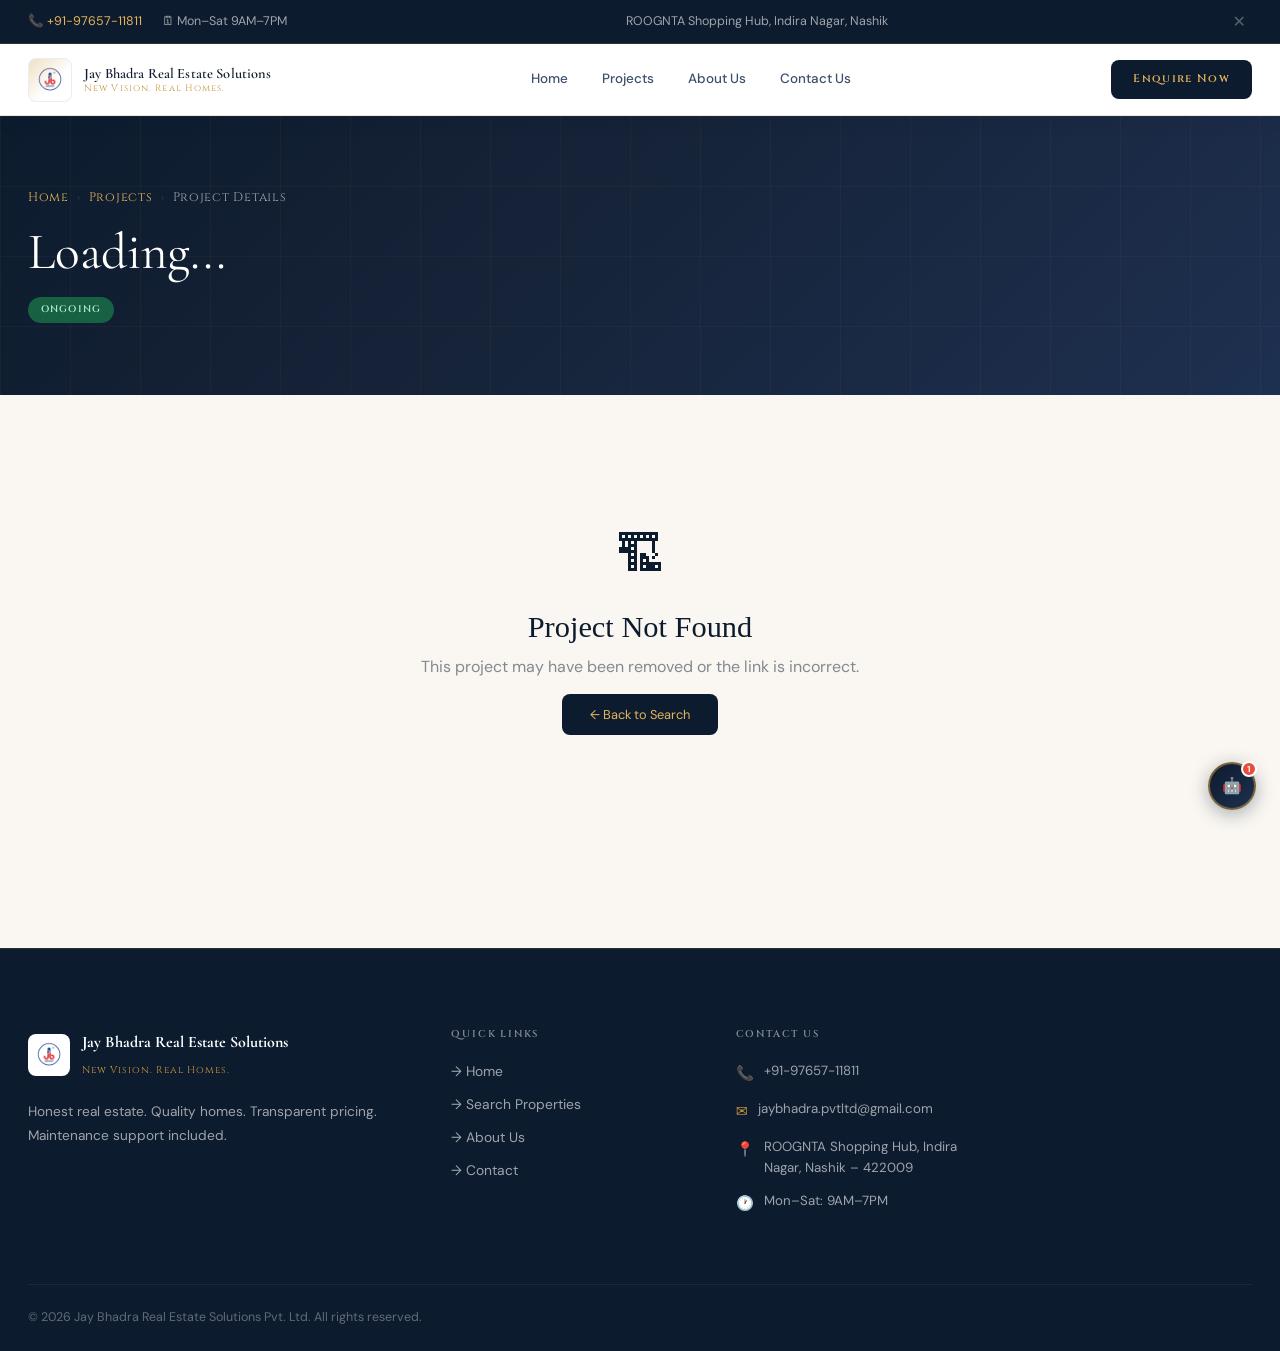
<file: files/project-detail.html>
<!DOCTYPE html>
<html lang="en">
<head>
<meta charset="UTF-8"/>
<meta name="viewport" content="width=device-width,initial-scale=1.0"/>
<title>Project Details | Jay Bhadra Real Estate Solutions</title>
<meta name="description" content="View project details, pricing, amenities and enquire."/>
<link rel="preconnect" href="https://fonts.googleapis.com"/>
<link href="https://fonts.googleapis.com/css2?family=Cormorant+Garamond:ital,wght@0,300;0,400;0,600;1,400;1,600&family=Cinzel:wght@400;600&family=DM+Sans:wght@300;400;500;600&display=swap" rel="stylesheet"/>
<link rel="stylesheet" href="css/style.css"/>
<style>
/* ════════════════════════════════════════
   PROJECT DETAIL PAGE — SELF-CONTAINED
   ════════════════════════════════════════ */

/* ── Top Strip ── */
.top-strip{background:#0d1b2e;border-bottom:1px solid rgba(200,151,58,0.2);padding:9px 0;font-size:0.78rem;color:rgba(255,255,255,0.6);position:relative;z-index:200}
.top-strip .container{display:flex;align-items:center;justify-content:space-between;gap:12px;max-width:1320px;margin:0 auto;padding:0 28px}
.top-strip a{color:#e6b55a;text-decoration:none;transition:color .2s}
.top-strip a:hover{color:#fff}
.strip-left{display:flex;gap:20px;align-items:center}
.strip-close{background:none;border:none;color:rgba(255,255,255,0.3);font-size:1rem;cursor:pointer;padding:2px 6px;transition:color .2s}
.strip-close:hover{color:rgba(255,255,255,0.8)}

/* ── Navbar ── */
.navbar{position:sticky;top:0;z-index:150;background:rgba(255,255,255,0.96);backdrop-filter:blur(20px) saturate(180%);border-bottom:1px solid rgba(200,185,160,0.35);box-shadow:0 2px 20px rgba(13,27,46,0.08);height:72px}
.nav-container{max-width:1320px;margin:0 auto;padding:0 28px;display:flex;align-items:center;height:100%;gap:24px}
.nav-brand{display:flex;align-items:center;gap:12px;text-decoration:none;flex-shrink:0}
.nav-logo-icon{width:44px;height:44px;border-radius:8px;overflow:hidden;background:#fff;border:1px solid rgba(13,27,46,0.08);flex-shrink:0}
.nav-logo-icon img{width:100%;height:100%;object-fit:contain;display:block;padding:3px}
.nav-brand-text{display:flex;flex-direction:column;line-height:1.2}
.nav-name{font-family:'Cormorant Garamond',serif;font-size:0.9rem;font-weight:600;color:#0d1b2e;letter-spacing:0.01em;white-space:nowrap}
.nav-tagline{font-family:'Cinzel',serif;font-size:0.58rem;color:#c8973a;letter-spacing:0.12em;font-style:normal}
.nav-links{display:flex;align-items:center;gap:4px;flex:1;justify-content:center}
.nav-links ul{display:flex;list-style:none;gap:4px;margin:0;padding:0}
.nav-links ul li a{padding:8px 15px;font-size:0.84rem;font-weight:500;color:#3d4f6a;border-radius:8px;text-decoration:none;transition:color .22s,background .22s;display:block}
.nav-links ul li a:hover{color:#0d1b2e;background:rgba(13,27,46,0.05)}
.nav-cta{background:#0d1b2e;color:#e6b55a !important;padding:10px 22px;font-family:'Cinzel',serif;font-size:0.68rem;letter-spacing:0.12em;border-radius:8px;text-decoration:none;white-space:nowrap;transition:all .25s;flex-shrink:0}
.nav-cta:hover{background:#c8973a;color:#0d1b2e !important;transform:translateY(-1px)}
.nav-toggle{display:none;flex-direction:column;gap:5px;padding:8px;background:none;border:none;cursor:pointer;flex-shrink:0}
.nav-toggle span{display:block;width:22px;height:1.5px;background:#0d1b2e;border-radius:2px;transition:all .3s}
.nav-toggle.open span:nth-child(1){transform:translateY(6.5px) rotate(45deg)}
.nav-toggle.open span:nth-child(2){opacity:0;transform:scaleX(0)}
.nav-toggle.open span:nth-child(3){transform:translateY(-6.5px) rotate(-45deg)}

/* ── Mobile drawer ── */
.mobile-nav{position:fixed;top:0;right:-100%;width:min(300px,85vw);height:100dvh;background:#0d1b2e;z-index:140;transition:right .35s cubic-bezier(0.22,1,0.36,1);padding:80px 24px 40px;display:flex;flex-direction:column;gap:4px;border-left:1px solid rgba(200,151,58,0.15)}
.mobile-nav.open{right:0}
.mobile-nav a{padding:13px 16px;font-size:0.95rem;font-weight:400;color:rgba(255,255,255,0.7);border-radius:8px;border-left:2px solid transparent;transition:all .25s;text-decoration:none;display:block}
.mobile-nav a:hover{color:#e6b55a;border-left-color:#c8973a;background:rgba(200,151,58,0.07)}
.mobile-nav-overlay{position:fixed;inset:0;background:rgba(13,27,46,0.6);z-index:139;opacity:0;pointer-events:none;transition:opacity .3s;backdrop-filter:blur(4px)}
.mobile-nav-overlay.open{opacity:1;pointer-events:all}

/* ── Page Hero ── */
.page-hero{background:linear-gradient(135deg,#0d1b2e 0%,#152237 40%,#1e3050 100%);padding:72px 0;position:relative;overflow:hidden}
.page-hero::before{content:'';position:absolute;inset:0;background-image:linear-gradient(rgba(200,151,58,0.05) 1px,transparent 1px),linear-gradient(90deg,rgba(200,151,58,0.05) 1px,transparent 1px);background-size:70px 70px;pointer-events:none}
.page-hero .container{position:relative;z-index:2;max-width:1320px;margin:0 auto;padding:0 28px}
.page-hero h1{color:#fff;font-weight:400;font-family:'Cormorant Garamond',serif;font-size:clamp(2rem,4.5vw,3.2rem);line-height:1.15;margin-bottom:16px}
.breadcrumb{display:flex;align-items:center;gap:8px;font-size:0.78rem;color:rgba(255,255,255,0.4);margin-bottom:14px;font-family:'Cinzel',serif;letter-spacing:0.06em}
.breadcrumb a{color:#e6b55a;text-decoration:none;transition:color .2s}
.breadcrumb a:hover{color:#fff}
.breadcrumb .sep{font-size:0.65rem;color:rgba(255,255,255,0.25)}

/* ── Detail Layout ── */
.detail-wrap{max-width:1100px;margin:0 auto;padding:40px 28px 80px;display:grid;grid-template-columns:1fr 320px;gap:40px;align-items:start}
.detail-sidebar{position:sticky;top:88px;display:flex;flex-direction:column;gap:20px}
.sc{background:#fff;border:1px solid rgba(200,185,160,0.35);border-radius:16px;padding:24px;box-shadow:0 2px 16px rgba(13,27,46,0.07)}

/* ── Gallery ── */
.pd-gallery{width:100%;border-radius:16px;overflow:hidden;margin-bottom:28px;box-shadow:0 8px 32px rgba(13,27,46,0.12);background:#0d1b2e;position:relative}
.pd-gallery-main{width:100%;aspect-ratio:16/9;position:relative;overflow:hidden}
.pd-gallery-main img{width:100%;height:100%;object-fit:cover;display:block;transition:opacity .3s}
.pd-gallery-placeholder{width:100%;aspect-ratio:16/9;background:linear-gradient(135deg,#0d1b2e,#1e3050);display:flex;align-items:center;justify-content:center;font-size:4rem;color:rgba(255,255,255,0.15)}
.pd-gal-arrow{position:absolute;top:50%;transform:translateY(-50%);width:40px;height:40px;border-radius:50%;background:rgba(13,27,46,0.65);border:1px solid rgba(200,151,58,0.4);color:#e6b55a;font-size:1rem;cursor:pointer;display:flex;align-items:center;justify-content:center;z-index:10;transition:all .2s;backdrop-filter:blur(4px)}
.pd-gal-arrow:hover{background:rgba(13,27,46,0.9);border-color:#e6b55a}
.pd-gal-prev{left:12px}
.pd-gal-next{right:12px}
.pd-gal-count{position:absolute;bottom:12px;right:12px;background:rgba(13,27,46,0.7);color:#e6b55a;font-family:'Cinzel',serif;font-size:0.6rem;letter-spacing:0.1em;padding:4px 10px;border-radius:100px;backdrop-filter:blur(4px)}
.pd-thumbs{display:flex;gap:6px;padding:8px;overflow-x:auto;scrollbar-width:thin;scrollbar-color:rgba(200,151,58,0.3) transparent}
.pd-thumbs::-webkit-scrollbar{height:4px}
.pd-thumbs::-webkit-scrollbar-thumb{background:rgba(200,151,58,0.3);border-radius:2px}
.pd-thumb{width:72px;height:52px;flex-shrink:0;border-radius:8px;overflow:hidden;cursor:pointer;border:2px solid transparent;transition:border-color .2s,opacity .2s;opacity:0.65}
.pd-thumb.active{border-color:#e6b55a;opacity:1}
.pd-thumb img{width:100%;height:100%;object-fit:cover;display:block}

/* ── Units Table ── */
.units-table-wrap{overflow-x:auto;border-radius:12px;border:1px solid rgba(200,185,160,0.35);box-shadow:0 2px 12px rgba(13,27,46,0.06)}
.units-table{width:100%;border-collapse:collapse;font-size:0.84rem}
.units-table thead tr{background:#0d1b2e}
.units-table thead th{padding:11px 16px;text-align:left;font-family:'Cinzel',serif;font-size:0.58rem;letter-spacing:0.12em;color:rgba(255,255,255,0.5);font-weight:400;white-space:nowrap}
.units-table tbody tr{border-bottom:1px solid rgba(200,185,160,0.25);transition:background .15s;cursor:default}
.units-table tbody tr:last-child{border-bottom:none}
.units-table tbody tr:hover{background:rgba(200,151,58,0.04)}
.units-table td{padding:14px 16px;vertical-align:middle;color:rgba(13,27,46,0.75)}
.ut-type{font-weight:700;color:#0d1b2e;font-size:0.92rem;font-family:'Cormorant Garamond',serif}
.ut-carpet{color:rgba(13,27,46,0.6);font-size:0.82rem}
.ut-price{font-weight:600;color:#0d1b2e;font-size:0.88rem}
.ut-avail{display:inline-flex;align-items:center;gap:5px;font-size:0.72rem;padding:4px 11px;border-radius:100px;white-space:nowrap}
.ut-avail.available{background:rgba(26,107,69,0.1);color:#1a6b45;border:1px solid rgba(26,107,69,0.2)}
.ut-avail.sold-out{background:rgba(200,64,64,0.08);color:#c84040;border:1px solid rgba(200,64,64,0.15)}
.ut-avail.limited{background:rgba(200,151,58,0.1);color:#8a6420;border:1px solid rgba(200,151,58,0.25)}
.ut-enq{padding:7px 14px;background:linear-gradient(135deg,#c8973a,#e6b55a);color:#0d1b2e;border:none;border-radius:7px;font-family:'Cinzel',serif;font-size:0.6rem;font-weight:700;letter-spacing:0.08em;cursor:pointer;transition:all .22s;white-space:nowrap}
.ut-enq:hover{transform:translateY(-1px);box-shadow:0 4px 14px rgba(200,151,58,0.35)}

/* ── Meta Chips ── */
.pd-meta{display:flex;flex-wrap:wrap;gap:10px;margin-bottom:28px}
.pd-chip{background:#f7f4ef;border:1px solid rgba(200,185,160,0.35);border-radius:10px;padding:10px 16px;min-width:110px}
.pd-chip-label{font-family:'Cinzel',serif;font-size:0.55rem;letter-spacing:0.12em;color:#c8973a;text-transform:uppercase;display:block;margin-bottom:4px}
.pd-chip-val{font-size:0.9rem;font-weight:600;color:#0d1b2e}

/* ── Sections ── */
.pd-sec{margin-bottom:32px}
.pd-sec-title{font-family:'Cormorant Garamond',Georgia,serif;font-size:1.1rem;font-weight:600;color:#0d1b2e;margin-bottom:16px;padding-bottom:10px;border-bottom:1px solid rgba(200,185,160,0.35);display:flex;align-items:center;gap:8px}
.pd-desc{font-size:0.92rem;color:rgba(13,27,46,0.65);line-height:1.85}

/* ── Tags ── */
.pd-tags{display:flex;flex-wrap:wrap;gap:8px}
.pd-tag{padding:6px 14px;border-radius:100px;border:1px solid rgba(13,27,46,0.12);background:#fff;font-size:0.78rem;color:#0d1b2e}
.pd-tag.bhk{background:#0d1b2e;color:#e6b55a;border-color:#0d1b2e}
.pd-tag.amenity{background:rgba(200,151,58,0.07);border-color:rgba(200,151,58,0.25);color:#8a6420}

/* ── Price box ── */
.pd-price-box{background:linear-gradient(135deg,#0d1b2e,#1e3050);border-radius:14px;padding:20px 24px;margin-bottom:20px;color:#fff}
.pd-price-label{font-family:'Cinzel',serif;font-size:0.58rem;letter-spacing:0.15em;color:rgba(200,151,58,0.7);text-transform:uppercase;margin-bottom:6px}
.pd-price-val{font-family:'Cormorant Garamond',Georgia,serif;font-size:2.4rem;font-weight:600;color:#e6b55a;line-height:1}
.pd-price-sub{font-size:0.75rem;color:rgba(255,255,255,0.4);margin-top:4px}

/* ── Sidebar buttons ── */
.pd-btns{display:flex;flex-direction:column;gap:10px}
.pd-btn-wa{padding:13px;background:#25d366;color:#fff;border:none;border-radius:10px;font-family:'Cinzel',serif;font-size:0.68rem;font-weight:700;letter-spacing:0.1em;cursor:pointer;text-decoration:none;display:flex;align-items:center;justify-content:center;gap:8px;transition:all .25s}
.pd-btn-wa:hover{background:#1da851;transform:translateY(-2px);box-shadow:0 6px 20px rgba(37,211,102,0.35)}
.pd-btn-call{padding:13px;background:#fff;color:#0d1b2e;border:1.5px solid rgba(13,27,46,0.15);border-radius:10px;font-family:'Cinzel',serif;font-size:0.68rem;font-weight:600;letter-spacing:0.1em;cursor:pointer;text-decoration:none;display:flex;align-items:center;justify-content:center;gap:8px;transition:all .25s}
.pd-btn-call:hover{background:#f0f4f8;border-color:rgba(13,27,46,0.3)}
.pd-btn-form{padding:13px;background:linear-gradient(135deg,#c8973a,#e6b55a);color:#0d1b2e;border:none;border-radius:10px;font-family:'Cinzel',serif;font-size:0.68rem;font-weight:700;letter-spacing:0.1em;cursor:pointer;text-decoration:none;display:flex;align-items:center;justify-content:center;gap:8px;transition:all .25s}
.pd-btn-form:hover{transform:translateY(-2px);box-shadow:0 6px 20px rgba(200,151,58,0.4)}

/* ── Highlights ── */
.pd-highlights{display:flex;flex-direction:column;gap:10px}
.pd-hl{display:flex;align-items:center;gap:10px;font-size:0.82rem;color:rgba(13,27,46,0.7)}
.pd-hl-dot{width:20px;height:20px;border-radius:50%;background:linear-gradient(135deg,#c8973a,#e6b55a);display:flex;align-items:center;justify-content:center;font-size:0.6rem;color:#0d1b2e;flex-shrink:0}

/* ── Enquiry Form ── */
.enq-form{background:#f7f4ef;border:1px solid rgba(200,185,160,0.35);border-radius:16px;padding:28px}
.enq-row{display:grid;grid-template-columns:1fr 1fr;gap:16px;margin-bottom:16px}
.enq-group{display:flex;flex-direction:column;gap:5px}
.enq-label{font-family:'Cinzel',serif;font-size:0.58rem;letter-spacing:0.1em;color:rgba(13,27,46,0.6);text-transform:uppercase}
.enq-input{padding:11px 14px;border:1.5px solid rgba(13,27,46,0.12);border-radius:10px;font-family:'DM Sans',sans-serif;font-size:0.88rem;outline:none;background:#fff;transition:border-color .2s;color:#0d1b2e}
.enq-input:focus{border-color:#c8973a}
.enq-err{font-size:0.72rem;color:#e74c3c;display:none;margin-top:3px}
.enq-err.show{display:block}
.enq-input.error{border-color:#e74c3c}
.enq-submit{width:100%;padding:14px;background:#25d366;color:#fff;border:none;border-radius:10px;font-family:'Cinzel',serif;font-size:0.7rem;font-weight:700;letter-spacing:0.12em;cursor:pointer;transition:all .25s;margin-top:8px;display:flex;align-items:center;justify-content:center;gap:8px}
.enq-submit:hover{background:#1da851;transform:translateY(-2px);box-shadow:0 6px 20px rgba(37,211,102,0.35)}

/* ── Loading / Not Found ── */
.pd-loading{text-align:center;padding:80px 20px;color:rgba(13,27,46,0.35)}
.pd-spinner{width:36px;height:36px;border:3px solid rgba(200,151,58,0.2);border-top-color:#c8973a;border-radius:50%;animation:spin .8s linear infinite;margin:0 auto 16px}
@keyframes spin{to{transform:rotate(360deg)}}
.pd-notfound{text-align:center;padding:80px 20px}

/* ── Responsive ── */
@media(max-width:900px){
  .detail-wrap{grid-template-columns:1fr;gap:24px;padding:24px 16px 60px}
  .detail-sidebar{position:static}
  .enq-row{grid-template-columns:1fr}
}
@media(max-width:768px){
  .nav-links{display:none}
  .nav-toggle{display:flex}
  .nav-tagline{display:none}
  .nav-name{font-size:0.78rem}
}
@media(max-width:480px){
  .nav-container{padding:0 16px}
  .page-hero{padding:48px 0}
  .page-hero .container{padding:0 16px}
  .pd-gal-arrow{width:32px;height:32px;font-size:0.85rem}
  .pd-thumb{width:56px;height:42px}
  .enq-row{grid-template-columns:1fr}
}
</style>
</head>
<body>

<!-- TOP STRIP -->
<div class="top-strip" id="top-strip">
  <div class="container">
    <div class="strip-left">
      <span><a href="tel:+919765711811">📞 +91-97657-11811</a></span>
      <span>🗓 Mon–Sat 9AM–7PM</span>
    </div>
    <span>ROOGNTA Shopping Hub, Indira Nagar, Nashik</span>
    <button class="strip-close" onclick="document.getElementById('top-strip').style.display='none'">✕</button>
  </div>
</div>

<!-- NAVBAR -->
<header class="navbar" id="navbar">
  <div class="nav-container">
    <a href="index.html" class="nav-brand">
      <div class="nav-logo-icon">
        <img src="images/Logo.png" alt="JB Logo"
          onerror="this.style.display='none';this.parentNode.style.background='linear-gradient(135deg,#c8973a,#8a6420)';this.parentNode.style.display='flex';this.parentNode.style.alignItems='center';this.parentNode.style.justifyContent='center';this.parentNode.innerHTML='<span style=font-family:Cinzel,serif;font-weight:600;color:#0d1b2e;font-size:1rem;>JB</span>'"/>
      </div>
      <div class="nav-brand-text">
        <span class="nav-name">Jay Bhadra Real Estate Solutions</span>
        <span class="nav-tagline">New Vision. Real Homes.</span>
      </div>
    </a>
    <nav class="nav-links">
      <ul>
        <li><a href="index.html">Home</a></li>
        <li><a href="search.html">Projects</a></li>
        <li><a href="about.html">About Us</a></li>
        <li><a href="contact.html">Contact Us</a></li>
      </ul>
    </nav>
    <a href="contact.html" class="nav-cta">Enquire Now</a>
    <button class="nav-toggle" id="nav-toggle" aria-label="Menu">
      <span></span><span></span><span></span>
    </button>
  </div>
</header>

<!-- MOBILE DRAWER -->
<div class="mobile-nav-overlay" id="mob-overlay" onclick="closeMobileNav()"></div>
<nav class="mobile-nav" id="mobile-nav">
  <a href="index.html">Home</a>
  <a href="search.html">Projects</a>
  <a href="about.html">About Us</a>
  <a href="contact.html">Contact Us</a>
</nav>
<script>
  document.getElementById('nav-toggle').addEventListener('click',function(){
    var open = this.classList.toggle('open');
    document.getElementById('mobile-nav').classList.toggle('open',open);
    document.getElementById('mob-overlay').classList.toggle('open',open);
  });
  function closeMobileNav(){
    document.getElementById('nav-toggle').classList.remove('open');
    document.getElementById('mobile-nav').classList.remove('open');
    document.getElementById('mob-overlay').classList.remove('open');
  }
</script>

<main>

<!-- PAGE HERO -->
<section class="page-hero">
  <div class="container">
    <nav class="breadcrumb">
      <a href="index.html">Home</a>
      <span class="sep">›</span>
      <a href="search.html">Projects</a>
      <span class="sep">›</span>
      <span id="bc-name" style="color:rgba(255,255,255,0.6);">Project Details</span>
    </nav>
    <h1 id="pd-hero-title">Loading...</h1>
    <div style="display:flex;gap:12px;align-items:center;flex-wrap:wrap;">
      <span id="pd-status-badge" class="card-status status-ongoing" style="position:static;">Ongoing</span>
      <span id="pd-hero-loc" style="color:rgba(255,255,255,0.65);font-size:0.9rem;font-family:'DM Sans',sans-serif;"></span>
    </div>
  </div>
</section>

<!-- MAIN CONTENT -->
<section style="padding:0 0 60px;background:#faf7f2;">
  <div id="pd-loading" class="detail-wrap" style="grid-template-columns:1fr;">
    <div class="pd-loading"><div class="pd-spinner"></div><p>Loading project details…</p></div>
  </div>

  <div id="pd-content" class="detail-wrap" style="display:none;">

    <!-- LEFT COLUMN -->
    <div>
      <!-- GALLERY -->
      <div id="pd-gallery" class="pd-gallery">
        <div class="pd-gallery-main" id="pd-gallery-main">
          <div class="pd-gallery-placeholder">🏠</div>
        </div>
      </div>

      <!-- META CHIPS -->
      <div class="pd-meta" id="pd-meta"></div>

      <!-- DESCRIPTION -->
      <div class="pd-sec" id="pd-desc-sec">
        <div class="pd-sec-title">📄 Project Overview</div>
        <p class="pd-desc" id="pd-desc"></p>
      </div>

      <!-- UNIT CONFIGURATIONS TABLE -->
      <div class="pd-sec" id="pd-units-sec" style="display:none">
        <div class="pd-sec-title">🏠 Unit Configurations & Pricing</div>
        <div class="units-table-wrap">
          <table class="units-table">
            <thead>
              <tr>
                <th>Type</th>
                <th>Buildup Area</th>
                <th>Price Range</th>
                <th>Availability</th>
                <th>Action</th>
              </tr>
            </thead>
            <tbody id="pd-units-tbody"></tbody>
          </table>
        </div>
      </div>

      <!-- LEGACY BHK TAGS (shown only if no units array) -->
      <div class="pd-sec" id="pd-bhk-sec" style="display:none">
        <div class="pd-sec-title">🏘 BHK / Property Types</div>
        <div class="pd-tags" id="pd-bhk-tags"></div>
      </div>

      <!-- AMENITIES -->
      <div class="pd-sec" id="pd-amenities-sec">
        <div class="pd-sec-title">✨ Amenities &amp; Features</div>
        <div class="pd-tags" id="pd-amenity-tags"></div>
      </div>

      <!-- VIDEO -->
      <div class="pd-sec" id="pd-video-sec" style="display:none">
        <div class="pd-sec-title">🎬 Project Video</div>
        <div id="pd-video-wrap" style="border-radius:12px;overflow:hidden;aspect-ratio:16/9;background:#0d1b2e;position:relative;box-shadow:0 8px 28px rgba(13,27,46,0.15)"></div>
      </div>

      <!-- ENQUIRY FORM -->
      <div class="pd-sec" id="enquiry-section">
        <div class="pd-sec-title" id="enquiry-form">📝 Send an Enquiry</div>
        <div class="enq-form">
          <input type="hidden" id="enq-project-name" value=""/>
          <input type="hidden" id="enq-project-loc" value=""/>
          <input type="hidden" id="enq-project-price" value=""/>
          <input type="hidden" id="enq-project-bhk" value=""/>
          <input type="hidden" id="enq-project-possess" value=""/>
          <input type="hidden" id="enq-project-buildup" value=""/>
          <div class="enq-row">
            <div class="enq-group">
              <label class="enq-label">Full Name *</label>
              <input type="text" id="enq-name" class="enq-input" placeholder="Your full name"/>
              <div class="enq-err" id="enq-name-err">Please enter your name.</div>
            </div>
            <div class="enq-group">
              <label class="enq-label">Phone Number *</label>
              <input type="tel" id="enq-phone" class="enq-input" placeholder="10-digit number" maxlength="10"/>
              <div class="enq-err" id="enq-phone-err">Please enter a valid 10-digit number.</div>
            </div>
          </div>
          <div class="enq-row">
            <div class="enq-group">
              <label class="enq-label">Email (Optional)</label>
              <input type="email" id="enq-email" class="enq-input" placeholder="your@email.com"/>
            </div>
            <div class="enq-group">
              <label class="enq-label">BHK Preference</label>
              <select id="enq-bhk-sel" class="enq-input">
                <option value="">Select type</option>
                <option>1BHK</option><option>2BHK</option><option>3BHK</option>
                <option>Bungalow</option><option>Not decided yet</option>
              </select>
            </div>
          </div>
          <div class="enq-group" style="margin-bottom:8px;">
            <label class="enq-label">Message (Optional)</label>
            <textarea id="enq-msg" class="enq-input" placeholder="Any specific requirements, preferred floor, budget, etc." style="resize:vertical;min-height:80px;"></textarea>
          </div>
          <button class="enq-submit" onclick="submitEnquiry()">💬 Send Enquiry via WhatsApp</button>
          <p style="text-align:center;font-size:0.72rem;color:rgba(13,27,46,0.4);margin-top:8px;">🔒 No spam. Your info is only shared with Jay Bhadra Real Estate.</p>
        </div>
      </div>
    </div>
    <!-- END LEFT -->

    <!-- SIDEBAR -->
    <aside class="detail-sidebar">
      <!-- Price -->
      <div class="sc">
        <div class="pd-price-box">
          <div class="pd-price-label">Starting Price</div>
          <div class="pd-price-val" id="sd-price">Loading…</div>
          <div class="pd-price-sub" id="sd-emi"></div>
        </div>
        <div class="pd-btns">
          <a id="sd-wa" href="https://wa.me/919765711811" target="_blank" class="pd-btn-wa">💬 WhatsApp Now</a>
          <a href="tel:+919765711811" class="pd-btn-call">📞 +91-97657-11811</a>
          <a href="#enquiry-form" onclick="document.getElementById('enquiry-section').scrollIntoView({behavior:'smooth'});return false;" class="pd-btn-form">📋 Fill Enquiry Form</a>
        </div>
      </div>

      <!-- Highlights -->
      <div class="sc">
        <div style="font-family:'Cinzel',serif;font-size:0.65rem;letter-spacing:0.12em;color:#c8973a;text-transform:uppercase;margin-bottom:16px;">Project Highlights</div>
        <div class="pd-highlights">
          <div class="pd-hl"><div class="pd-hl-dot">✓</div>RERA Registered</div>
          <div class="pd-hl"><div class="pd-hl-dot">✓</div>Bank Approved — SBI, HDFC, BoM</div>
          <div class="pd-hl"><div class="pd-hl-dot">✓</div>Maintenance Support Included</div>
          <div class="pd-hl"><div class="pd-hl-dot">✓</div>Vastu-Compliant Design</div>
          <div class="pd-hl"><div class="pd-hl-dot">✓</div>Zero Hidden Charges</div>
          <div class="pd-hl" id="sd-possession-row" style="display:none;"><div class="pd-hl-dot">🏗</div><span id="sd-possession-text"></span></div>
          <div class="pd-hl" id="sd-buildup-row" style="display:none;"><div class="pd-hl-dot">📐</div><span id="sd-buildup-text"></span></div>
        </div>
      </div>

      <!-- Location -->
      <div class="sc">
        <div style="font-family:'Cinzel',serif;font-size:0.65rem;letter-spacing:0.12em;color:#c8973a;text-transform:uppercase;margin-bottom:12px;">Location</div>
        <p id="sd-location" style="font-size:0.88rem;color:rgba(13,27,46,0.7);margin-bottom:14px;"></p>
        <a id="sd-map" href="https://www.google.com/maps/search/Nashik" target="_blank" style="font-size:0.78rem;color:#c8973a;text-decoration:underline;">View on Google Maps →</a>
      </div>
    </aside>
  </div>

  <!-- Not found -->
  <div id="pd-notfound" style="display:none;" class="detail-wrap">
    <div class="pd-notfound" style="grid-column:1/-1;">
      <div style="font-size:3rem;margin-bottom:16px;">🏗</div>
      <h3 style="font-family:serif;color:#0d1b2e;margin-bottom:8px;">Project Not Found</h3>
      <p style="color:rgba(13,27,46,0.5);margin-bottom:20px;">This project may have been removed or the link is incorrect.</p>
      <a href="search.html" style="padding:12px 28px;background:#0d1b2e;color:#e6b55a;border-radius:8px;text-decoration:none;font-size:0.8rem;">← Back to Search</a>
    </div>
  </div>
</section>
</main>

<!-- FOOTER -->
<footer class="footer">
  <div class="container">
    <div class="footer-grid">
      <div class="footer-brand">
        <div class="footer-logo">
          <div class="footer-logo-icon" style="padding:0;overflow:hidden;background:#fff;border-radius:8px;">
            <img src="images/Logo.png" alt="Logo" style="width:100%;height:100%;object-fit:contain;display:block;padding:3px;" onerror="this.style.display='none';this.parentNode.innerHTML='<span style=font-family:Cinzel,serif;font-weight:600;color:#0d1b2e;font-size:1rem;>JB</span>'"/>
          </div>
          <div class="footer-logo-text"><strong>Jay Bhadra Real Estate Solutions</strong><em>New Vision. Real Homes.</em></div>
        </div>
        <p>Honest real estate. Quality homes. Transparent pricing. Maintenance support included.</p>
      </div>
      <div class="footer-col"><h5>Quick Links</h5><ul>
        <li><a href="index.html">→ Home</a></li>
        <li><a href="search.html">→ Search Properties</a></li>
        <li><a href="about.html">→ About Us</a></li>
        <li><a href="contact.html">→ Contact</a></li>
      </ul></div>
      <div class="footer-col"><h5>Contact Us</h5>
        <div class="footer-ci"><span class="ic">📞</span><span class="tx"><a href="tel:+919765711811">+91-97657-11811</a></span></div>
        <div class="footer-ci"><span class="ic">✉</span><span class="tx"><a href="mailto:jaybhadra.pvtltd@gmail.com">jaybhadra.pvtltd@gmail.com</a></span></div>
        <div class="footer-ci"><span class="ic">📍</span><span class="tx">ROOGNTA Shopping Hub, Indira Nagar, Nashik – 422009</span></div>
        <div class="footer-ci"><span class="ic">🕐</span><span class="tx">Mon–Sat: 9AM–7PM</span></div>
      </div>
    </div>
    <div class="footer-bottom"><p>© 2026 Jay Bhadra Real Estate Solutions Pvt. Ltd. All rights reserved.</p></div>
  </div>
</footer>

<script src="js/main.js"></script>

<script>
/* ══ LOAD PROJECT FROM JSON ══ */
(function(){
  var urlParam = new URLSearchParams(window.location.search).get('project') || '';

  fetch('projects-data.json?t=' + Date.now())
    .then(function(r){ if(!r.ok) throw new Error('no json'); return r.json(); })
    .then(function(projects){
      if(!projects || !projects.length){ showNotFound(); return; }

      var project = null;

      // Strategy 1: exact slug match (primary)
      var slugify = function(s){
        return (s||'').toLowerCase().replace(/[^a-z0-9]+/g,'-').replace(/^-|-$/g,'');
      };
      projects.forEach(function(p){
        if(slugify(p.name) === urlParam) project = p;
      });

      // Strategy 2: alternative slug (spaces→dashes, strip specials) — handles old links
      if(!project){
        projects.forEach(function(p){
          var alt = (p.name||'').toLowerCase().replace(/\s+/g,'-').replace(/[^a-z0-9-]/g,'');
          if(alt === urlParam) project = p;
        });
      }

      // Strategy 3: fuzzy — strip all non-alphanumeric and compare
      if(!project){
        var bare = urlParam.replace(/[^a-z0-9]/g,'');
        projects.forEach(function(p){
          var pBare = (p.name||'').toLowerCase().replace(/[^a-z0-9]/g,'');
          if(pBare === bare) project = p;
        });
      }

      // Strategy 4: partial match — URL contains project words
      if(!project && urlParam){
        var words = urlParam.split('-').filter(function(w){ return w.length > 2; });
        var best = null, bestScore = 0;
        projects.forEach(function(p){
          var pSlug = slugify(p.name);
          var score = words.filter(function(w){ return pSlug.indexOf(w) > -1; }).length;
          if(score > bestScore){ bestScore = score; best = p; }
        });
        if(bestScore >= 2) project = best;
      }

      if(!project){ showNotFound(); return; }
      renderProject(project);
    })
    .catch(function(){ showNotFound(); });

  function renderProject(p){
    var name    = p.name    || 'Project';
    var loc     = p.location|| 'Nashik';
    var price   = p.price   || 0;
    var status  = p.status  || 'ongoing';
    var desc    = p.description || '';
    var tags    = p.tags    || [];
    var buildup  = p.buildup  || '';
    var possess = p.possession || '';
    var added   = p.added   || '';

    // Build photos array — support both new `photos[]` and legacy `photo`
    var photos = [];
    if(p.photos && p.photos.length) photos = p.photos.filter(function(u){ return u && u !== 'ADD_PHOTO_LINK_HERE'; });
    if(!photos.length && p.photo && p.photo !== 'ADD_PHOTO_LINK_HERE') photos = [p.photo];

    var tags      = p.tags    || [];
    var buildup    = p.buildup  || '';
    var possess   = p.possession || '';
    var added     = p.added   || '';

    // BHK types vs amenities (for legacy + amenities display)
    var bhkRx     = /\d\s*bhk|bungalow|villa|shop|office|penthouse|studio|duplex|rowhouse|row house|plot/i;
    var bhkTypes  = tags.filter(function(t){ return bhkRx.test(t); });
    var amenities = tags.filter(function(t){ return !bhkRx.test(t); });

    // Page title & hero
    document.title = name + ' | Jay Bhadra Real Estate Solutions';
    document.getElementById('bc-name').textContent       = name;
    document.getElementById('pd-hero-title').textContent  = name;
    document.getElementById('pd-hero-loc').textContent    = '📍 ' + loc;

    var badge = document.getElementById('pd-status-badge');
    badge.textContent = status.charAt(0).toUpperCase() + status.slice(1);
    badge.className   = 'card-status status-' + status;
    badge.style.position = 'static';

    // Gallery
    buildGallery(photos, name);

    // Video
    if(p.videoEmbed || p.video){
      var vsec = document.getElementById('pd-video-sec');
      var vwrap = document.getElementById('pd-video-wrap');
      vsec.style.display = '';
      var embed = p.videoEmbed || p.video;
      var isDirect = p.videoType === 'direct' && !embed.includes('drive.google.com');
      if(isDirect){
        vwrap.innerHTML = '<video src="'+embed+'" controls style="width:100%;height:100%;display:block;"></video>';
      } else {
        vwrap.innerHTML = '<iframe src="'+embed+'" style="width:100%;height:100%;border:none;" allowfullscreen allow="autoplay; encrypted-media"></iframe>';
      }
    }

    // Meta chips — use priceLabel if available, else build from price+unit
    var priceDisplay = p.priceLabel ? (p.priceLabel.startsWith('Rs.') ? p.priceLabel : 'Rs.'+p.priceLabel) : (price ? 'Rs.'+price+' Lakh+' : '');
    var metaHTML = '';
    if(priceDisplay)    metaHTML += chip('Starting Price', priceDisplay);
    metaHTML += chip('Status', status.charAt(0).toUpperCase()+status.slice(1));
    if(p.units && p.units.length) metaHTML += chip('Configurations', p.units.length+' Types');
    if(p.totalUnits)    metaHTML += chip('Total Units', p.totalUnits);
    if(possess)         metaHTML += chip('Possession', possess);
    if(added)           metaHTML += chip('Listed On', added);
    document.getElementById('pd-meta').innerHTML = metaHTML;

    // Description
    document.getElementById('pd-desc').textContent = desc || (name + ' is a quality project by Jay Bhadra Real Estate Solutions, located at ' + loc + '. Contact us for floor plans and site visit.');

    // ── Unit Configurations Table — grouped by type ──
    if(p.units && p.units.length){
      document.getElementById('pd-units-sec').style.display = '';
      document.getElementById('pd-bhk-sec').style.display   = 'none';
      var tbody = document.getElementById('pd-units-tbody');

      // Group units by type
      var groups = {};
      var groupOrder = [];
      p.units.forEach(function(u){
        var key = (u.type||'Unit').trim();
        if(!groups[key]){
          groups[key] = [];
          groupOrder.push(key);
        }
        groups[key].push(u);
      });

      tbody.innerHTML = groupOrder.map(function(type){
        var units = groups[type];

        // Calculate area range
        var areas = units.map(function(u){
          return parseFloat((u.buildup||'').toString().split('-')[0]) || 0;
        }).filter(Boolean);
        var maxArea = units.map(function(u){
          var parts = (u.buildup||'').toString().split('-');
          return parseFloat(parts[parts.length-1]) || 0;
        }).filter(Boolean);
        var areaMin = areas.length ? Math.min.apply(null,areas) : 0;
        var areaMax = maxArea.length ? Math.max.apply(null,maxArea) : 0;
        var areaStr = areaMin && areaMax && areaMin!==areaMax
          ? areaMin+' – '+areaMax+' sqft'
          : areaMin ? areaMin+' sqft' : '—';

        // Calculate price range across all variants
        var prices = [];
        units.forEach(function(u){
          var raw = (u.priceRange||'').replace(/Rs\.|L|Cr|\s/gi,'').split('–');
          raw.forEach(function(v){ var n=parseFloat(v); if(n) prices.push(n); });
        });
        var priceMin = prices.length ? Math.min.apply(null,prices) : 0;
        var priceMax = prices.length ? Math.max.apply(null,prices) : 0;
        // Detect unit (Lakh/Crore) from first unit
        var priceUnit = (units[0].priceUnit||'lakh').toLowerCase();
        var pLabel = priceUnit==='crore' ? 'Cr' : 'L';
        var priceStr = priceMin && priceMax && priceMin!==priceMax
          ? 'Rs.'+priceMin+' – Rs.'+priceMax+' '+pLabel
          : priceMin ? 'Rs.'+priceMin+' '+pLabel+'+' : '—';

        // Availability: if any available → Available, else Limited/Sold
        var avails = units.map(function(u){ return u.availability||'Available'; });
        var bestAvail = avails.includes('Available') ? 'Available'
                      : avails.includes('Limited Units') ? 'Limited Units' : 'Sold Out';
        var availClass = bestAvail==='Sold Out' ? 'sold-out' : bestAvail==='Limited Units' ? 'limited' : 'available';
        var availDot   = bestAvail==='Sold Out' ? '●' : bestAvail==='Limited Units' ? '◑' : '●';

        // Config count sub-label
        var configNote = units.length > 1 ? '<div style="font-size:0.68rem;color:rgba(13,27,46,0.4);margin-top:3px">'+units.length+' configurations</div>' : '';

        return '<tr>'
          +'<td><div class="ut-type">'+esc(type)+'</div>'+configNote+'</td>'
          +'<td><div class="ut-carpet">'+areaStr+'</div></td>'
          +'<td><div class="ut-price">'+priceStr+'</div></td>'
          +'<td><span class="ut-avail '+availClass+'">'+availDot+' '+esc(bestAvail)+'</span></td>'
          +'<td><button class="ut-enq" onclick="prefillUnit(\''+esc(type)+'\',\''+esc(priceStr)+'\')">Enquire →</button></td>'
          +'</tr>';
      }).join('');
    } else {
      // Legacy: show BHK tags
      document.getElementById('pd-units-sec').style.display = 'none';
      if(bhkTypes.length){
        document.getElementById('pd-bhk-sec').style.display = '';
        document.getElementById('pd-bhk-tags').innerHTML = bhkTypes.map(function(t){ return '<span class="pd-tag bhk">'+t+'</span>'; }).join('');
      }
    }

    // ── Amenity tags ──
    if(amenities.length){
      document.getElementById('pd-amenity-tags').innerHTML = amenities.map(function(t){ return '<span class="pd-tag amenity">'+t+'</span>'; }).join('');
    } else {
      document.getElementById('pd-amenities-sec').style.display = 'none';
    }

    // ── BHK select in enquiry form ──
    var bhkSel = document.getElementById('enq-bhk-sel');
    var unitTypes = p.units && p.units.length ? p.units.map(function(u){ return u.type; }) : bhkTypes;
    if(unitTypes.length){
      bhkSel.innerHTML = '<option value="">Select type</option>';
      unitTypes.forEach(function(t){ bhkSel.innerHTML += '<option>'+t+'</option>'; });
      bhkSel.innerHTML += '<option>Not decided yet</option>';
    }

    // Sidebar price
    var sidePriceText = p.priceLabel ? (p.priceLabel.startsWith('Rs.') ? p.priceLabel : 'Rs.'+p.priceLabel) : (price ? 'Rs.'+price+' Lakh+' : 'Call for Price');
    document.getElementById('sd-price').textContent = sidePriceText;
    // EMI only meaningful for lakh pricing
    document.getElementById('sd-emi').textContent = (price && (!p.priceUnit || p.priceUnit==='lakh')) ? 'EMI from Rs.'+Math.round(price*870)+'/mo' : '';

    // Store for enquiry form
    document.getElementById('enq-project-price').value = sidePriceText;

    // Sidebar WhatsApp quick link
    document.getElementById('sd-wa').href = 'https://wa.me/919765711811?text='+encodeURIComponent(
      'Hello Jay Bhadra Real Estate!\n\nI am interested in *' + name + '* at ' + loc + '.\nPlease share more details.'
    );

    // Sidebar highlights
    if(possess){ document.getElementById('sd-possession-row').style.display='flex'; document.getElementById('sd-possession-text').textContent='Possession: '+possess; }
    if(buildup){  document.getElementById('sd-buildup-row').style.display='flex';   document.getElementById('sd-buildup-text').textContent='Buildup: '+buildup+' sqft'; }

    // Location
    document.getElementById('sd-location').textContent = loc;
    document.getElementById('sd-map').href = 'https://www.google.com/maps/search/'+encodeURIComponent(loc+' Nashik');

    // Store project details in hidden fields for detailed enquiry message
    document.getElementById('enq-project-name').value    = name;
    document.getElementById('enq-project-loc').value     = loc;
    document.getElementById('enq-project-bhk').value     = bhkTypes.join(', ') || 'N/A';
    document.getElementById('enq-project-possess').value = possess || 'Not announced';
    document.getElementById('enq-project-buildup').value  = buildup ? buildup+' sqft' : '';

    // Show content
    document.getElementById('pd-loading').style.display = 'none';
    document.getElementById('pd-content').style.display = 'grid';
  }

  function chip(label, val){
    return '<div class="pd-chip"><span class="pd-chip-label">'+label+'</span><span class="pd-chip-val">'+val+'</span></div>';
  }

  /* ── Gallery ── */
  function buildGallery(photos, name){
    var mainEl = document.getElementById('pd-gallery-main');
    var galEl  = document.getElementById('pd-gallery');
    if(!photos.length) return;

    var current = 0;
    var imgEl = document.createElement('img');
    imgEl.src = photos[0]; imgEl.alt = name;
    mainEl.innerHTML = '';
    mainEl.appendChild(imgEl);

    if(photos.length > 1){
      var countEl = document.createElement('div');
      countEl.className = 'pd-gal-count'; countEl.id = 'pd-gal-count';
      countEl.textContent = '1 / ' + photos.length;
      mainEl.appendChild(countEl);

      var prev = document.createElement('button');
      prev.className = 'pd-gal-arrow pd-gal-prev'; prev.innerHTML = '←'; prev.setAttribute('aria-label','Previous');
      prev.onclick = function(){ goTo(current-1); };
      mainEl.appendChild(prev);

      var next = document.createElement('button');
      next.className = 'pd-gal-arrow pd-gal-next'; next.innerHTML = '→'; next.setAttribute('aria-label','Next');
      next.onclick = function(){ goTo(current+1); };
      mainEl.appendChild(next);

      var strip = document.createElement('div'); strip.className='pd-thumbs'; strip.id='pd-thumbs';
      photos.forEach(function(src,i){
        var th = document.createElement('div');
        th.className = 'pd-thumb'+(i===0?' active':''); th.dataset.i = i;
        th.innerHTML = '<img src="'+src+'" alt="Photo '+(i+1)+'" loading="lazy"/>';
        th.onclick = function(){ goTo(parseInt(th.dataset.i)); };
        strip.appendChild(th);
      });
      galEl.appendChild(strip);

      document.addEventListener('keydown',function(e){ if(e.key==='ArrowLeft') goTo(current-1); if(e.key==='ArrowRight') goTo(current+1); });
      var tx=0;
      mainEl.addEventListener('touchstart',function(e){ tx=e.touches[0].clientX; },{passive:true});
      mainEl.addEventListener('touchend',function(e){ var dx=e.changedTouches[0].clientX-tx; if(Math.abs(dx)>40) goTo(dx<0?current+1:current-1); },{passive:true});
    }

    function goTo(idx){
      current=(idx+photos.length)%photos.length;
      var img=mainEl.querySelector('img');
      if(img){ img.style.opacity='0'; setTimeout(function(){ img.src=photos[current]; img.style.opacity='1'; },150); }
      var c=document.getElementById('pd-gal-count'); if(c) c.textContent=(current+1)+' / '+photos.length;
      var strip=document.getElementById('pd-thumbs');
      if(strip){ strip.querySelectorAll('.pd-thumb').forEach(function(t,i){ t.classList.toggle('active',i===current); }); var at=strip.querySelectorAll('.pd-thumb')[current]; if(at) at.scrollIntoView({behavior:'smooth',block:'nearest',inline:'center'}); }
    }
  }

  function showNotFound(){
    document.getElementById('pd-loading').style.display='none';
    document.getElementById('pd-notfound').style.display='block';
  }

  function esc(s){ return String(s||'').replace(/&/g,'&amp;').replace(/</g,'&lt;').replace(/>/g,'&gt;').replace(/"/g,'&quot;'); }

  // Prefill enquiry form from unit Enquire button
  window.prefillUnit = function(type, priceRange){
    var sel = document.getElementById('enq-bhk-sel');
    for(var i=0;i<sel.options.length;i++){ if(sel.options[i].value===type){ sel.selectedIndex=i; break; } }
    var msg = document.getElementById('enq-msg');
    msg.value = 'Interested in '+type+(priceRange?' ('+priceRange+')':'')+'. Please share floor plan and payment schedule.';
    document.getElementById('enquiry-section').scrollIntoView({behavior:'smooth', block:'start'});
  };

  /* ══ ENQUIRY FORM SUBMIT — DETAILED WA MESSAGE ══ */
  window.submitEnquiry = function(){
    var name    = document.getElementById('enq-name').value.trim();
    var phone   = document.getElementById('enq-phone').value.replace(/\D/g,'');
    var email   = document.getElementById('enq-email').value.trim();
    var bhkPref = document.getElementById('enq-bhk-sel').value;
    var msg     = document.getElementById('enq-msg').value.trim();

    // Project details from hidden fields
    var projName    = document.getElementById('enq-project-name').value;
    var projLoc     = document.getElementById('enq-project-loc').value;
    var projPrice   = document.getElementById('enq-project-price').value;
    var projBhk     = document.getElementById('enq-project-bhk').value;
    var projPossess = document.getElementById('enq-project-possess').value;
    var projCarpet  = document.getElementById('enq-project-buildup').value;

    var valid = true;

    // Validate
    var nameInp = document.getElementById('enq-name'), nameErr = document.getElementById('enq-name-err');
    if(!name){ nameInp.classList.add('error'); nameErr.classList.add('show'); valid=false; }
    else { nameInp.classList.remove('error'); nameErr.classList.remove('show'); }

    var phoneInp = document.getElementById('enq-phone'), phoneErr = document.getElementById('enq-phone-err');
    if(phone.length !== 10){ phoneInp.classList.add('error'); phoneErr.classList.add('show'); valid=false; }
    else { phoneInp.classList.remove('error'); phoneErr.classList.remove('show'); }

    if(!valid) return;

    // Build rich WhatsApp message
    var line = '━━━━━━━━━━━━━━━━━━━━';
    var waMsg = '';
    waMsg += '🏡 *NEW ENQUIRY — JAY BHADRA REAL ESTATE*\n';
    waMsg += line + '\n';
    waMsg += '📌 *Project:* ' + projName + '\n';
    waMsg += '📍 *Location:* ' + projLoc + '\n';
    waMsg += '💰 *Price:* ' + projPrice + '\n';
    if(projBhk && projBhk !== 'N/A') waMsg += '🏘 *Available Types:* ' + projBhk + '\n';
    if(projPossess) waMsg += '🗓 *Possession:* ' + projPossess + '\n';
    if(projCarpet)  waMsg += '📐 *Buildup Area:* ' + projCarpet + '\n';
    waMsg += line + '\n';
    waMsg += '👤 *Client Name:* ' + name + '\n';
    waMsg += '📞 *Phone:* +91-' + phone + '\n';
    if(email)   waMsg += '✉️ *Email:* ' + email + '\n';
    if(bhkPref) waMsg += '🏠 *BHK Preference:* ' + bhkPref + '\n';
    if(msg)     waMsg += '💬 *Message:* ' + msg + '\n';
    waMsg += line + '\n';
    waMsg += '_Sent via jaybhadrarealestate.com_';

    // ── Capture lead into GitHub (permanent, cross-device) ──
    var newLead = {
      id:       'W' + Date.now(),
      name:     name,
      phone:    phone,
      email:    email,
      project:  projName,
      bhk:      bhkPref,
      msg:      msg,
      price:    projPrice,
      budget:   '',
      timeline: '',
      status:   'new',
      source:   'Website Enquiry',
      ts:       Date.now()
    };

    // Always save to localStorage first (instant, works offline)
    try {
      var existing = JSON.parse(localStorage.getItem('jb_leads') || '[]');
      existing.unshift(newLead);
      localStorage.setItem('jb_leads', JSON.stringify(existing));
      // Signal if dashboard open in same browser
      localStorage.setItem('jb_new_lead', JSON.stringify(newLead));
      setTimeout(function(){ localStorage.removeItem('jb_new_lead'); }, 3000);
    } catch(e){}

    // Push to GitHub so dashboard on ANY device sees it
    pushLeadToGitHub(newLead);

    window.open('https://wa.me/919765711811?text='+encodeURIComponent(waMsg), '_blank');

    // Success feedback
    var btn = document.querySelector('.enq-submit');
    if(btn){
      btn.textContent = '✅ Enquiry Sent!';
      btn.style.background = '#1a6b45';
      setTimeout(function(){ btn.textContent = '💬 Send Enquiry via WhatsApp'; btn.style.background = ''; }, 3500);
    }
  };

  /* ── Push one lead to GitHub leads-data.json ──
     IMPORTANT: This uses the token stored by the admin in localStorage.
     For leads to save, the admin must have opened the admin dashboard
     Settings page and saved the GitHub token at least once on this device.
     Leads are ALSO saved to localStorage as backup on every device.
  ── */
  function pushLeadToGitHub(lead){
    var GH_OWNER  = 'suyashp2643';
    var GH_REPO   = 'Jay-Bhadra-Real-Estate';
    var GH_PATH   = 'files/leads-data.json';
    var GH_BRANCH = 'main';

    // Try PAT token from admin settings first, then fall back to FormSubmit email
    var token = localStorage.getItem('jb_gh_token') || sessionStorage.getItem('jb_gh_token') || '';

    if(token){
      // Path 1: GitHub direct push (works when admin token available)
      var apiBase = 'https://api.github.com/repos/'+GH_OWNER+'/'+GH_REPO+'/contents/'+GH_PATH;
      var headers = {'Authorization':'token '+token,'Accept':'application/vnd.github.v3+json','Content-Type':'application/json'};
      fetch(apiBase+'?ref='+GH_BRANCH, {headers:headers})
        .then(function(r){return r.json();})
        .then(function(meta){
          var leads=[], sha=null;
          if(meta.sha){ sha=meta.sha; try{leads=JSON.parse(atob(meta.content.replace(/\n/g,'')));}catch(e){} }
          leads.unshift(lead);
          var body={message:'New lead: '+lead.name,content:btoa(unescape(encodeURIComponent(JSON.stringify(leads,null,2)))),branch:GH_BRANCH};
          if(sha) body.sha=sha;
          return fetch(apiBase,{method:'PUT',headers:headers,body:JSON.stringify(body)});
        }).catch(function(){ sendLeadEmail(lead); });
    } else {
      // Path 2: Email fallback — ALWAYS works, no token needed
      sendLeadEmail(lead);
    }
  }

  function sendLeadEmail(lead){
    // FormSubmit.co — free, no signup, sends email to jaybhadra.pvtltd@gmail.com
    var data = new FormData();
    data.append('_subject', 'New Website Lead: ' + (lead.name||'Unknown'));
    data.append('_template', 'table');
    data.append('_captcha', 'false');
    data.append('Name', lead.name||'');
    data.append('Phone', lead.phone||'');
    data.append('Email', lead.email||'');
    data.append('Project', lead.project||'');
    data.append('BHK', lead.bhk||'');
    data.append('Message', lead.msg||'');
    data.append('Source', 'Website Enquiry');
    data.append('Time', new Date().toLocaleString('en-IN'));
    fetch('https://formsubmit.co/ajax/jaybhadra.pvtltd@gmail.com', {
      method:'POST', body:data
    }).catch(function(){});
  }

})();
</script>

<!-- AI BOT -->
<style>
#jb-btn{position:fixed;bottom:90px;right:24px;width:48px;height:48px;border-radius:50%;background:linear-gradient(135deg,#0d1b2e,#1e3050);border:2px solid rgba(200,151,58,0.55);cursor:pointer;z-index:9997;display:flex;align-items:center;justify-content:center;box-shadow:0 4px 18px rgba(13,27,46,0.35);animation:jbp 2.8s infinite}
#jb-btn:hover{transform:scale(1.12);animation:none}
@keyframes jbp{0%,100%{box-shadow:0 4px 18px rgba(13,27,46,0.35),0 0 0 0 rgba(200,151,58,0.45)}65%{box-shadow:0 4px 18px rgba(13,27,46,0.35),0 0 0 10px rgba(200,151,58,0)}}
#jb-badge{position:absolute;top:-3px;right:-3px;width:16px;height:16px;border-radius:50%;background:#e74c3c;color:#fff;font-size:0.55rem;font-weight:700;display:flex;align-items:center;justify-content:center;border:2px solid #fff}
#jb-win{position:fixed;bottom:150px;right:24px;width:320px;max-height:420px;background:#fff;border-radius:20px;box-shadow:0 20px 56px rgba(13,27,46,0.2);border:1px solid rgba(200,151,58,0.2);display:flex;flex-direction:column;z-index:9996;transform:scale(0.85) translateY(20px);transform-origin:bottom right;opacity:0;pointer-events:none;transition:transform .38s,opacity .28s;font-family:'DM Sans',system-ui}
#jb-win.open{transform:scale(1) translateY(0);opacity:1;pointer-events:all}
.jbh{background:linear-gradient(135deg,#0d1b2e,#1e3050);border-radius:20px 20px 0 0;padding:13px 15px;display:flex;align-items:center;gap:10px}
.jbh-av{width:36px;height:36px;border-radius:50%;background:linear-gradient(135deg,#c8973a,#e6b55a);display:flex;align-items:center;justify-content:center;font-size:1.1rem}
.jbh-info strong{color:#fff;font-size:0.85rem;display:block}.jbh-info span{font-size:0.62rem;color:rgba(255,255,255,0.5)}
.jbx{background:none;border:none;color:rgba(255,255,255,0.4);cursor:pointer;font-size:1rem;padding:4px;margin-left:auto}
.jb-msgs{flex:1;overflow-y:auto;padding:12px;display:flex;flex-direction:column;gap:8px}
.jbm{display:flex;gap:6px;align-items:flex-end}.jbm.u{flex-direction:row-reverse}
.jbav{width:24px;height:24px;border-radius:50%;background:linear-gradient(135deg,#c8973a,#e6b55a);display:flex;align-items:center;justify-content:center;font-size:0.7rem;flex-shrink:0}
.jbb{max-width:85%;padding:8px 12px;border-radius:14px 14px 14px 3px;font-size:0.79rem;line-height:1.6;color:#1a2b4a;background:#f0f4f8}
.jbm.u .jbb{background:linear-gradient(135deg,#0d1b2e,#1e3050);color:#fff;border-radius:14px 14px 3px 14px}
.jb-qrs{display:flex;flex-wrap:wrap;gap:5px;padding:2px 12px 8px}
.jbqr{padding:4px 10px;border-radius:100px;border:1px solid rgba(13,27,46,0.13);background:#fff;color:#0d1b2e;font-size:0.7rem;cursor:pointer;font-family:inherit}
.jbqr:hover{background:#0d1b2e;color:#e6b55a}
.jb-inp-row{padding:8px 10px;border-top:1px solid rgba(13,27,46,0.07);display:flex;gap:6px}
.jb-inp{flex:1;border:1.5px solid rgba(13,27,46,0.11);border-radius:10px;padding:7px 11px;font-size:0.79rem;outline:none;font-family:inherit}
.jbsnd{width:32px;height:32px;border-radius:50%;background:linear-gradient(135deg,#0d1b2e,#1e3050);border:none;cursor:pointer;color:#e6b55a;font-size:0.85rem}
@media(max-width:420px){#jb-win{width:calc(100vw - 14px);right:7px}#jb-btn{bottom:80px;right:16px}}
</style>
<div id="jb-btn" onclick="jbT()">🤖<span id="jb-badge">1</span></div>
<div id="jb-win">
  <div class="jbh"><div class="jbh-av">🤖</div><div class="jbh-info"><strong>Prop Guru</strong><span>🟢 Online</span></div><button class="jbx" onclick="jbT()">✕</button></div>
  <div class="jb-msgs" id="jb-msgs"></div>
  <div class="jb-qrs" id="jb-qrs"></div>
  <div class="jb-inp-row"><input class="jb-inp" id="jb-inp" placeholder="Ask about this project..." onkeydown="if(event.key==='Enter')jbS()"/><button class="jbsnd" onclick="jbS()">➤</button></div>
</div>
<script>
(function(){
  var OPEN=false,STARTED=false;
  function jbT(){OPEN=!OPEN;document.getElementById('jb-win').classList.toggle('open',OPEN);var b=document.getElementById('jb-badge');if(b)b.remove();if(OPEN&&!STARTED){STARTED=true;setTimeout(function(){var n=document.getElementById('enq-project-name');var pName=n?n.value||'this project':'this project';jbAdd('bot','Hi! 👋 I can help with <strong>'+pName+'</strong>.\n\nAsk me anything about price, BHK types, amenities or contact!');jbQR(['Price','BHK Types','Amenities','Call Us','WhatsApp']);},400);}if(OPEN)setTimeout(function(){document.getElementById('jb-inp').focus();},400);}
  window.jbT=jbT;
  function jbAdd(r,t){var m=document.getElementById('jb-msgs'),d=document.createElement('div');d.className='jbm '+(r==='user'?'u':'');var av=document.createElement('div');av.className='jbav';av.textContent=r==='user'?'U':'🤖';var b=document.createElement('div');b.className='jbb';b.innerHTML=t.replace(/\n/g,'<br/>');d.appendChild(av);d.appendChild(b);m.appendChild(d);m.scrollTop=m.scrollHeight;}
  function jbQR(opts){var row=document.getElementById('jb-qrs');row.innerHTML='';opts.forEach(function(o){var btn=document.createElement('button');btn.className='jbqr';btn.innerHTML=o;btn.onclick=function(){row.innerHTML='';jbProc(btn.textContent);};row.appendChild(btn);});}
  function jbS(){var inp=document.getElementById('jb-inp'),t=inp.value.trim();if(!t)return;inp.value='';jbProc(t);}
  window.jbS=jbS;
  function jbProc(t){
    var pName=(document.getElementById('enq-project-name')||{}).value||'this project';
    if(/whatsapp/i.test(t)){window.open('https://wa.me/919765711811?text=Hi! Interested in *'+encodeURIComponent(pName)+'*. Please share details.','_blank');return;}
    if(/call/i.test(t)){window.location.href='tel:+919765711811';return;}
    if(/price/i.test(t)){var p=document.getElementById('sd-price');jbAdd('user',t);setTimeout(function(){jbAdd('bot','💰 Price for <strong>'+pName+'</strong>:\n\n'+((p&&p.textContent)||'Call for Price')+'\n\n💬 WhatsApp us for best offer & payment plans!');jbQR(['WhatsApp Now','Call Now']);},300);return;}
    if(/bhk|type|config/i.test(t)){jbAdd('user',t);setTimeout(function(){var sel=document.getElementById('enq-bhk-sel');var opts=[];if(sel)for(var i=1;i<sel.options.length;i++)opts.push(sel.options[i].text);jbAdd('bot','🏘 Available in <strong>'+pName+'</strong>:\n\n'+(opts.length?opts.join(', '):'Contact us for details')+'\n\nFill the enquiry form below!');jbQR(['Enquiry Form','WhatsApp']);},300);return;}
    if(/amenit/i.test(t)){jbAdd('user',t);setTimeout(function(){var tags=document.querySelectorAll('.pd-tag.amenity');var names=[];tags.forEach(function(el){names.push(el.textContent);});jbAdd('bot','✨ Amenities in <strong>'+pName+'</strong>:\n\n'+(names.length?names.join(', '):'Contact us for details'));jbQR(['WhatsApp','Enquiry Form']);},300);return;}
    jbAdd('user',t);
    setTimeout(function(){jbAdd('bot','For more about <strong>'+pName+'</strong>:\n\n📞 Call: <strong>+91-97657-11811</strong>\n💬 WhatsApp same number\n\nOr fill the enquiry form on this page!');jbQR(['WhatsApp Now','Call Now','Enquiry Form']);},400);
  }
})();
</script>

</body>
</html>
</file>
<file: files/css/style.css>
/* =============================================
   JAY BHADRA BUILDERS — PREMIUM REDESIGN
   Luxury Real Estate · Sangamner, Maharashtra
   ============================================= */

@import url('https://fonts.googleapis.com/css2?family=Cormorant+Garamond:ital,wght@0,300;0,400;0,500;0,600;0,700;1,300;1,400;1,600&family=DM+Sans:opsz,wght@9..40,300;9..40,400;9..40,500;9..40,600&family=Cinzel:wght@400;500;600&display=swap');

:root {
  --navy:         #0d1b2e;
  --navy-2:       #152237;
  --navy-3:       #1e3050;
  --navy-4:       #264070;
  --gold:         #c8973a;
  --gold-light:   #e6b55a;
  --gold-pale:    #f5e6c8;
  --gold-dim:     #8a6420;
  --cream:        #faf7f2;
  --cream-2:      #f2ede4;
  --cream-3:      #e8dfd0;
  --white:        #ffffff;
  --text-1:       #0d1b2e;
  --text-2:       #3d4f6a;
  --text-3:       #6b7d95;
  --text-inv:     rgba(255,255,255,0.92);
  --text-inv-2:   rgba(255,255,255,0.6);
  --text-inv-3:   rgba(255,255,255,0.35);
  --success:      #1a6b45;
  --border:       rgba(200,185,160,0.35);
  --glass:        rgba(255,255,255,0.07);
  --glass-border: rgba(255,255,255,0.14);
  --r-sm:         8px;
  --r-md:         14px;
  --r-lg:         22px;
  --r-xl:         32px;
  --ease:         cubic-bezier(0.22,1,0.36,1);
  --t:            0.35s;
  --font-display: 'Cormorant Garamond', Georgia, serif;
  --font-cap:     'Cinzel', serif;
  --font-body:    'DM Sans', system-ui, sans-serif;
  --w:            1320px;
  --nav-h:        72px;
  --mesh: radial-gradient(ellipse 80% 60% at 20% 40%, rgba(30,48,80,0.95) 0%, transparent 70%),
          radial-gradient(ellipse 60% 80% at 80% 20%, rgba(13,27,46,0.9) 0%, transparent 60%),
          radial-gradient(ellipse 70% 50% at 60% 80%, rgba(38,64,112,0.6) 0%, transparent 60%),
          linear-gradient(135deg,#0d1b2e 0%,#152237 40%,#1e3050 100%);
}

*,*::before,*::after{box-sizing:border-box;margin:0;padding:0}
html{scroll-behavior:smooth;font-size:16px;-webkit-font-smoothing:antialiased}
body{font-family:var(--font-body);background:var(--cream);color:var(--text-1);overflow-x:hidden;line-height:1.65}
img{max-width:100%;display:block}
a{color:inherit;text-decoration:none}
ul{list-style:none}
button{cursor:pointer;border:none;background:none;font-family:inherit}
input,textarea,select{font-family:inherit}

h1,h2,h3,h4,h5{font-family:var(--font-display);line-height:1.15;color:var(--navy);font-weight:500}
h1{font-size:clamp(2.4rem,5.5vw,4.2rem)}
h2{font-size:clamp(1.9rem,3.8vw,3rem)}
h3{font-size:clamp(1.3rem,2.4vw,1.9rem)}
h4{font-size:clamp(1.05rem,1.8vw,1.3rem)}
p{color:var(--text-2);line-height:1.75}

.container{max-width:var(--w);margin:0 auto;padding:0 28px}
.section{padding:96px 0}
.section-sm{padding:56px 0}

/* ── Section Labels ── */
.section-header{text-align:center;margin-bottom:64px}
.label{
  display:inline-flex;align-items:center;gap:10px;
  font-family:var(--font-cap);font-size:0.65rem;font-weight:600;
  letter-spacing:0.22em;text-transform:uppercase;color:var(--gold);margin-bottom:16px;
}
.label::before,.label::after{content:'';display:block;width:28px;height:1px;background:var(--gold);opacity:0.6}
.section-header h2{margin-bottom:16px}
.section-header p{max-width:580px;margin:0 auto;color:var(--text-2)}
.gold-line{width:48px;height:2px;background:linear-gradient(90deg,var(--gold),var(--gold-light));margin:18px auto;border-radius:2px}
.gold-line.left{margin-left:0}

/* ── Top Strip ── */
.top-strip{
  background:var(--navy);border-bottom:1px solid rgba(200,151,58,0.2);
  padding:9px 0;font-size:0.78rem;color:var(--text-inv-2);
}
.top-strip .container{display:flex;align-items:center;justify-content:space-between;gap:12px}
.top-strip a{color:var(--gold-light);transition:color .2s}
.top-strip a:hover{color:#fff}
.strip-dismiss{color:var(--text-inv-3);font-size:1rem;padding:2px 6px;transition:color .2s}
.strip-dismiss:hover{color:var(--text-inv)}

/* ── Navbar ── */
.navbar{
  position:sticky;top:0;z-index:100;height:var(--nav-h);
  background:rgba(255,255,255,0.93);
  backdrop-filter:blur(20px) saturate(180%);
  -webkit-backdrop-filter:blur(20px) saturate(180%);
  border-bottom:1px solid transparent;transition:border-color .3s,box-shadow .3s;
}
.navbar.scrolled{border-bottom-color:var(--border);box-shadow:0 4px 32px rgba(13,27,46,0.08)}
.navbar .container{display:flex;align-items:center;height:100%;gap:32px}

.nav-logo{display:flex;align-items:center;gap:13px}
.nav-logo-icon{
  width:46px;height:46px;background:var(--navy);border-radius:var(--r-sm);
  display:flex;align-items:center;justify-content:center;
  position:relative;overflow:hidden;flex-shrink:0;
}
.nav-logo-icon::before{
  content:'';position:absolute;inset:0;
  background:linear-gradient(135deg,rgba(200,151,58,0.3) 0%,transparent 60%);
}
.nav-logo-icon span{font-family:var(--font-cap);font-size:1rem;font-weight:600;color:var(--gold-light);position:relative;z-index:1;letter-spacing:0.05em}
.nav-logo-text strong {
  display:block;
  font-family:var(--font-display);
  font-size:0.82rem;
  font-weight:600;
  color:var(--navy);
  letter-spacing:0.01em;
  line-height:1.2;
}
.nav-logo-text em{font-style:normal;font-size:0.65rem;color:var(--gold);font-family:var(--font-cap);letter-spacing:0.1em;display:block}

.nav-links{display:flex;align-items:center;gap:2px;flex:1;justify-content:center}
.nav-links a{
  padding:8px 15px;font-size:0.845rem;font-weight:500;color:var(--text-2);
  border-radius:var(--r-sm);transition:color .22s,background .22s;position:relative;
}
.nav-links a::after{
  content:'';position:absolute;bottom:4px;left:50%;right:50%;height:1.5px;
  background:var(--gold);transition:left .22s var(--ease),right .22s var(--ease);
}
.nav-links a:hover,.nav-links a.active{color:var(--navy)}
.nav-links a:hover::after,.nav-links a.active::after{left:15px;right:15px}
.nav-cta{
  background:var(--navy)!important;color:var(--gold-light)!important;
  padding:10px 22px!important;font-family:var(--font-cap)!important;
  font-size:0.7rem!important;letter-spacing:0.12em!important;
  border-radius:var(--r-sm)!important;font-weight:600!important;
  transition:background .25s,transform .2s,color .2s!important;
}
.nav-cta::after{display:none!important}
.nav-cta:hover{background:var(--gold)!important;color:var(--navy)!important;transform:translateY(-1px)!important}

.hamburger{display:none;flex-direction:column;gap:5px;padding:8px}
.hamburger span{display:block;width:22px;height:1.5px;background:var(--navy);transition:var(--t);border-radius:2px}
.hamburger.open span:nth-child(1){transform:translateY(6.5px) rotate(45deg)}
.hamburger.open span:nth-child(2){opacity:0;transform:scaleX(0)}
.hamburger.open span:nth-child(3){transform:translateY(-6.5px) rotate(-45deg)}

.nav-drawer{
  position:fixed;top:0;right:-100%;width:min(320px,86vw);height:100dvh;
  background:var(--navy);z-index:99;transition:right .38s var(--ease);
  padding:96px 28px 40px;display:flex;flex-direction:column;gap:4px;
  border-left:1px solid rgba(200,151,58,0.15);
}
.nav-drawer.open{right:0}
.nav-drawer a{
  padding:13px 16px;font-size:0.95rem;font-weight:400;color:var(--text-inv-2);
  border-radius:var(--r-sm);border-left:2px solid transparent;transition:var(--t);
}
.nav-drawer a:hover,.nav-drawer a.active{color:var(--gold-light);border-left-color:var(--gold);background:rgba(200,151,58,0.07)}
.nav-overlay{position:fixed;inset:0;background:rgba(13,27,46,0.6);z-index:98;opacity:0;pointer-events:none;transition:opacity .3s;backdrop-filter:blur(4px)}
.nav-overlay.open{opacity:1;pointer-events:all}

/* ── Hero ── */
.hero{
  min-height:calc(100vh - var(--nav-h));
  background:var(--mesh);
  position:relative;display:flex;align-items:center;overflow:hidden;
}
.hero::before{
  content:'';position:absolute;inset:0;
  background-image:linear-gradient(rgba(200,151,58,0.06) 1px,transparent 1px),linear-gradient(90deg,rgba(200,151,58,0.06) 1px,transparent 1px);
  background-size:80px 80px;
  mask-image:radial-gradient(ellipse 80% 80% at 50% 50%,black 30%,transparent 100%);
}
.hero::after{
  content:'';position:absolute;width:600px;height:600px;
  right:-100px;top:50%;transform:translateY(-50%);
  background:radial-gradient(circle,rgba(200,151,58,0.12) 0%,transparent 70%);
  pointer-events:none;
}
.hero-inner{position:relative;z-index:2;padding:80px 0;width:100%}
.hero-eyebrow{
  display:inline-flex;align-items:center;gap:12px;
  font-family:var(--font-cap);font-size:0.62rem;font-weight:600;
  letter-spacing:0.25em;text-transform:uppercase;color:var(--gold-light);margin-bottom:28px;
  opacity:0;animation:fadeUp .8s var(--ease) .2s forwards;
}
.hero-eyebrow::before{content:'';width:40px;height:1px;background:var(--gold);opacity:0.6}
.hero h1{color:#fff;max-width:780px;margin-bottom:24px;font-weight:400;line-height:1.1;opacity:0;animation:fadeUp .9s var(--ease) .35s forwards}
.hero h1 em{font-style:italic;color:var(--gold-light)}
.hero-sub{font-size:1.05rem;color:var(--text-inv-2);max-width:520px;margin-bottom:44px;line-height:1.8;font-weight:300;opacity:0;animation:fadeUp .9s var(--ease) .5s forwards}
.hero-actions{display:flex;flex-wrap:wrap;gap:14px;margin-bottom:72px;opacity:0;animation:fadeUp .9s var(--ease) .65s forwards}
.hero-ribbon{
  display:flex;flex-wrap:wrap;
  background:rgba(255,255,255,0.04);border:1px solid rgba(255,255,255,0.1);
  border-radius:var(--r-md);overflow:hidden;max-width:700px;backdrop-filter:blur(12px);
  opacity:0;animation:fadeUp .9s var(--ease) .8s forwards;
}
.hero-stat{flex:1;min-width:140px;padding:20px 24px;border-right:1px solid rgba(255,255,255,0.08);transition:background .3s}
.hero-stat:last-child{border-right:none}
.hero-stat:hover{background:rgba(200,151,58,0.08)}
.hero-stat .n{font-family:var(--font-display);font-size:2.1rem;font-weight:600;color:var(--gold-light);display:block;line-height:1}
.hero-stat .l{font-size:0.75rem;color:var(--text-inv-3);margin-top:5px;font-weight:400}

/* ── Buttons ── */
.btn{
  display:inline-flex;align-items:center;gap:9px;
  padding:14px 30px;border-radius:var(--r-sm);font-size:0.855rem;font-weight:500;
  cursor:pointer;border:1.5px solid transparent;transition:all .28s var(--ease);
  white-space:nowrap;position:relative;overflow:hidden;
}
.btn::before{content:'';position:absolute;inset:0;background:rgba(255,255,255,0.08);transform:translateX(-100%);transition:transform .4s var(--ease)}
.btn:hover::before{transform:translateX(0)}
.btn-primary{background:var(--gold);color:var(--navy);border-color:var(--gold);font-weight:600}
.btn-primary:hover{background:var(--gold-light);border-color:var(--gold-light);transform:translateY(-2px);box-shadow:0 8px 28px rgba(200,151,58,0.4)}
.btn-outline{background:transparent;color:#fff;border-color:rgba(255,255,255,0.3)}
.btn-outline:hover{border-color:rgba(255,255,255,0.7);transform:translateY(-2px)}
.btn-navy{background:var(--navy);color:#fff;border-color:var(--navy)}
.btn-navy:hover{background:var(--navy-3);transform:translateY(-2px);box-shadow:0 8px 28px rgba(13,27,46,0.3)}
.btn-outline-navy{background:transparent;color:var(--navy);border-color:var(--navy)}
.btn-outline-navy:hover{background:var(--navy);color:#fff;transform:translateY(-2px)}
.btn-whatsapp{background:#25d366;color:#fff;border-color:#25d366}
.btn-whatsapp:hover{background:#1ab855;border-color:#1ab855;transform:translateY(-2px);box-shadow:0 8px 28px rgba(37,211,102,0.35)}
.btn-gold{background:var(--gold);color:var(--navy);border-color:var(--gold);font-weight:600}
.btn-gold:hover{background:var(--gold-dim);border-color:var(--gold-dim);transform:translateY(-2px)}
.btn-sm{padding:10px 20px;font-size:0.8rem}
.btn-cap{font-family:var(--font-cap);font-size:0.68rem;letter-spacing:0.12em}

/* ── Stats Bar ── */
.stats-bar{background:var(--navy);border-bottom:1px solid rgba(200,151,58,0.15)}
.stats-grid{display:grid;grid-template-columns:repeat(4,1fr)}
.stat-item{padding:36px 28px;text-align:center;border-right:1px solid rgba(255,255,255,0.06);transition:background .3s;position:relative}
.stat-item:last-child{border-right:none}
.stat-item:hover{background:rgba(200,151,58,0.07)}
.stat-item::before{content:attr(data-icon);display:block;font-size:1.4rem;margin-bottom:10px;opacity:0.7}
.stat-number{font-family:var(--font-display);font-size:clamp(2rem,3.5vw,2.8rem);font-weight:600;color:var(--gold-light);display:block;line-height:1;margin-bottom:6px}
.stat-label{font-size:0.78rem;color:var(--text-inv-3);letter-spacing:0.04em}

/* ── Project Cards ── */
.projects-grid{display:grid;grid-template-columns:repeat(3,1fr);gap:28px}
.project-card{
  background:var(--white);border-radius:var(--r-lg);overflow:hidden;
  display:flex;flex-direction:column;border:1px solid var(--border);
  box-shadow:0 2px 12px rgba(13,27,46,0.06);
  transition:transform .38s var(--ease),box-shadow .38s var(--ease),border-color .3s;
}
.project-card:hover{transform:translateY(-10px) scale(1.01);box-shadow:0 24px 60px rgba(13,27,46,0.14);border-color:rgba(200,151,58,0.35)}
.card-image{height:230px;position:relative;overflow:hidden}
.card-image-placeholder{width:100%;height:100%;display:flex;align-items:center;justify-content:center;font-size:3.5rem;transition:transform .5s var(--ease)}
.project-card:hover .card-image-placeholder{transform:scale(1.07)}
.card-image::after{content:'';position:absolute;inset:0;background:linear-gradient(180deg,transparent 50%,rgba(13,27,46,0.5) 100%);opacity:0;transition:opacity .35s}
.project-card:hover .card-image::after{opacity:1}
.card-status{position:absolute;top:14px;left:14px;z-index:2;padding:5px 13px;border-radius:100px;font-family:var(--font-cap);font-size:0.6rem;letter-spacing:0.12em;font-weight:600;text-transform:uppercase;backdrop-filter:blur(8px)}
.status-ongoing{background:rgba(26,107,69,0.88);color:#b6f0d5}
.status-completed{background:rgba(13,27,46,0.88);color:rgba(255,255,255,0.9)}
.status-upcoming{background:rgba(200,151,58,0.9);color:var(--navy)}
.card-body{padding:22px 24px;flex:1;display:flex;flex-direction:column}
.card-title{font-family:var(--font-display);font-size:1.22rem;font-weight:600;color:var(--navy);margin-bottom:8px;letter-spacing:-0.01em}
.card-meta{display:flex;align-items:center;gap:6px;font-size:0.8rem;color:var(--text-3);margin-bottom:14px}
.card-tags{display:flex;flex-wrap:wrap;gap:6px;margin-bottom:16px}
.card-tag{background:var(--cream-2);border:1px solid var(--cream-3);color:var(--text-2);font-size:0.72rem;padding:3px 11px;border-radius:100px;font-weight:500}
.card-price{font-family:var(--font-display);font-size:1.22rem;font-weight:600;color:var(--navy);margin-bottom:18px}
.card-price span{font-size:0.78rem;font-weight:400;color:var(--text-3);font-family:var(--font-body)}
.card-actions{display:flex;gap:10px;margin-top:auto}
.card-actions .btn{flex:1;justify-content:center}

/* ── Feature Cards ── */
.features-grid{display:grid;grid-template-columns:repeat(4,1fr);gap:22px}
.feature-card{
  background:var(--white);border:1px solid var(--border);border-radius:var(--r-lg);
  padding:36px 26px;text-align:center;
  transition:transform .35s var(--ease),box-shadow .35s var(--ease);position:relative;overflow:hidden;
}
.feature-card::after{content:'';position:absolute;bottom:0;left:0;right:0;height:3px;background:linear-gradient(90deg,var(--gold),var(--gold-light));transform:scaleX(0);transform-origin:left;transition:transform .4s var(--ease)}
.feature-card:hover{transform:translateY(-6px);box-shadow:0 20px 48px rgba(13,27,46,0.1)}
.feature-card:hover::after{transform:scaleX(1)}
.feature-icon{width:68px;height:68px;background:linear-gradient(135deg,var(--cream-2),var(--cream-3));border-radius:20px;display:flex;align-items:center;justify-content:center;font-size:1.9rem;margin:0 auto 22px;transition:var(--t);border:1px solid var(--border)}
.feature-card:hover .feature-icon{background:linear-gradient(135deg,var(--navy),var(--navy-3));border-color:transparent;box-shadow:0 8px 24px rgba(13,27,46,0.25)}
.feature-card h4{color:var(--navy);margin-bottom:10px;font-size:1.05rem}
.feature-card p{font-size:0.875rem;line-height:1.7}

/* ── About Snapshot ── */
.about-snap{display:grid;grid-template-columns:1fr 1fr;gap:72px;align-items:center}
.about-snap-img-wrap{position:relative}
.about-snap-img-box{
  width:100%;aspect-ratio:4/3;
  background:linear-gradient(135deg,var(--navy),var(--navy-3));
  border-radius:var(--r-xl);display:flex;align-items:center;justify-content:center;
  font-size:6rem;color:rgba(255,255,255,0.2);
  box-shadow:0 32px 80px rgba(13,27,46,0.2);overflow:hidden;position:relative;
}
.about-snap-img-box::before{content:'';position:absolute;inset:0;background:radial-gradient(ellipse at 30% 30%,rgba(200,151,58,0.15),transparent 60%)}
.about-badge{
  position:absolute;bottom:-24px;right:-24px;
  background:var(--gold);border-radius:var(--r-lg);padding:22px 26px;text-align:center;
  box-shadow:0 12px 40px rgba(200,151,58,0.35);
}
.about-badge .big{font-family:var(--font-display);font-size:2.8rem;font-weight:700;color:var(--navy);display:block;line-height:1}
.about-badge .small{font-size:0.7rem;color:rgba(13,27,46,0.7);font-family:var(--font-cap);letter-spacing:0.08em}
.about-content .section-header{text-align:left;margin-bottom:24px}
.about-content .label::before{display:none}
.about-features{display:flex;flex-direction:column;gap:16px;margin:28px 0}
.about-feat{display:flex;gap:14px;align-items:flex-start}
.about-feat-check{width:24px;height:24px;flex-shrink:0;background:var(--success);border-radius:50%;display:flex;align-items:center;justify-content:center;color:#fff;font-size:0.65rem;margin-top:3px}
.about-feat strong{color:var(--navy);display:block;font-size:0.9rem;margin-bottom:2px}
.about-feat p{font-size:0.82rem;margin:0}

/* ── Testimonials ── */
.testi-section{background:var(--navy);position:relative;overflow:hidden}
.testi-section::before{content:'';position:absolute;inset:0;background-image:linear-gradient(rgba(200,151,58,0.04) 1px,transparent 1px),linear-gradient(90deg,rgba(200,151,58,0.04) 1px,transparent 1px);background-size:60px 60px}
.testi-section .label{color:var(--gold-light)}
.testi-section .label::before,.testi-section .label::after{background:var(--gold-light)}
.testi-section .section-header h2{color:#fff}
.testi-section .section-header p{color:var(--text-inv-2)}
.testimonial-slider{position:relative;overflow:hidden}
.testimonial-track{display:flex;transition:transform .55s var(--ease)}
.testimonial-card{min-width:100%;display:flex;justify-content:center;padding:0 12px}
.testi-inner{background:var(--glass);border:1px solid var(--glass-border);border-radius:var(--r-xl);padding:48px 52px;max-width:740px;width:100%;text-align:center;backdrop-filter:blur(16px)}
.testi-stars{color:var(--gold-light);font-size:1.1rem;letter-spacing:4px;margin-bottom:24px}
.testi-text{font-family:var(--font-display);font-style:italic;font-size:1.28rem;color:rgba(255,255,255,0.88);line-height:1.75;margin-bottom:32px;font-weight:300}
.testi-author{display:flex;align-items:center;justify-content:center;gap:14px}
.testi-av{width:50px;height:50px;border-radius:50%;background:linear-gradient(135deg,var(--gold),var(--gold-dim));display:flex;align-items:center;justify-content:center;font-family:var(--font-display);font-weight:600;color:var(--navy);font-size:1.1rem}
.testi-name{color:#fff;font-weight:500;font-size:0.92rem;text-align:left;display:block}
.testi-role{color:var(--text-inv-3);font-size:0.78rem;text-align:left;display:block}
.slider-dots{display:flex;justify-content:center;gap:8px;margin-top:36px}
.slider-dot{width:7px;height:7px;border-radius:50%;background:rgba(255,255,255,0.2);cursor:pointer;transition:var(--t)}
.slider-dot.active{background:var(--gold);width:24px;border-radius:4px}
.slider-nav{display:flex;justify-content:center;gap:12px;margin-top:20px}
.slider-btn{width:46px;height:46px;border-radius:50%;border:1px solid rgba(255,255,255,0.15);background:rgba(255,255,255,0.06);color:#fff;font-size:1rem;cursor:pointer;display:flex;align-items:center;justify-content:center;transition:var(--t)}
.slider-btn:hover{background:var(--gold);border-color:var(--gold);color:var(--navy)}

/* ── CTA Banner ── */
.cta-banner{background:linear-gradient(135deg,var(--gold-dim) 0%,var(--gold) 50%,var(--gold-light) 100%);padding:72px 0;text-align:center;position:relative;overflow:hidden}
.cta-banner::before{content:'';position:absolute;inset:0;background:radial-gradient(circle at 20% 50%,rgba(255,255,255,0.12),transparent 40%),radial-gradient(circle at 80% 30%,rgba(255,255,255,0.08),transparent 40%)}
.cta-banner>.container{position:relative;z-index:2}
.cta-banner h2{color:var(--navy);margin-bottom:12px}
.cta-banner p{color:rgba(13,27,46,0.72);margin-bottom:36px;font-size:1.05rem}
.cta-actions{display:flex;justify-content:center;flex-wrap:wrap;gap:14px}

/* ── Page Hero ── */
.page-hero{background:var(--mesh);padding:72px 0;position:relative;overflow:hidden}
.page-hero::before{content:'';position:absolute;inset:0;background-image:linear-gradient(rgba(200,151,58,0.05) 1px,transparent 1px),linear-gradient(90deg,rgba(200,151,58,0.05) 1px,transparent 1px);background-size:70px 70px}
.page-hero .container{position:relative;z-index:2}
.page-hero h1{color:#fff;font-weight:400}
.page-hero h1 em{font-style:italic;color:var(--gold-light)}
.page-hero p{color:var(--text-inv-2);margin-top:10px;max-width:540px}
.breadcrumb{display:flex;align-items:center;gap:8px;font-size:0.8rem;color:var(--text-inv-3);margin-bottom:14px;font-family:var(--font-cap);letter-spacing:0.06em}
.breadcrumb a{color:var(--gold-light);transition:color .2s}
.breadcrumb a:hover{color:#fff}
.breadcrumb .sep{font-size:0.65rem}

/* ── Footer ── */
.footer{background:var(--navy);padding:80px 0 0;border-top:1px solid rgba(200,151,58,0.15)}
.footer-grid{display:grid;grid-template-columns:1.6fr 1fr 1fr 1fr;gap:52px;margin-bottom:56px}
.footer-logo{display:flex;align-items:center;gap:12px;margin-bottom:18px}
.footer-logo-icon{width:42px;height:42px;background:linear-gradient(135deg,var(--gold),var(--gold-dim));border-radius:var(--r-sm);display:flex;align-items:center;justify-content:center}
.footer-logo-icon span{font-family:var(--font-cap);font-weight:600;color:var(--navy);font-size:1rem}
.footer-logo-text strong{font-family:var(--font-display);color:#fff;font-size:1rem;display:block}
.footer-logo-text em{font-style:normal;font-size:0.62rem;color:var(--gold);font-family:var(--font-cap);letter-spacing:0.1em}
.footer-brand p{font-size:0.855rem;color:var(--text-inv-2);margin-bottom:22px;line-height:1.75}
.footer-social{display:flex;gap:10px}
.soc-icon{width:36px;height:36px;border:1px solid rgba(255,255,255,0.12);border-radius:var(--r-sm);display:flex;align-items:center;justify-content:center;color:var(--text-inv-2);font-size:0.8rem;font-weight:600;font-family:var(--font-cap);transition:var(--t)}
.soc-icon:hover{background:var(--gold);border-color:var(--gold);color:var(--navy)}
.footer-col h5{color:rgba(255,255,255,0.5);font-size:0.62rem;font-family:var(--font-cap);letter-spacing:0.18em;text-transform:uppercase;margin-bottom:20px;font-weight:600}
.footer-col ul{display:flex;flex-direction:column;gap:10px}
.footer-col ul li a{font-size:0.865rem;color:var(--text-inv-2);transition:color .2s;display:flex;align-items:center;gap:8px}
.footer-col ul li a:hover{color:var(--gold-light)}
.footer-ci{display:flex;align-items:flex-start;gap:10px;margin-bottom:12px}
.footer-ci .ic{color:var(--gold);font-size:0.9rem;margin-top:2px;flex-shrink:0}
.footer-ci .tx{font-size:0.83rem;color:var(--text-inv-2);line-height:1.6}
.footer-ci a{color:var(--text-inv-2)}
.footer-ci a:hover{color:var(--gold-light)}
.footer-bottom{border-top:1px solid rgba(255,255,255,0.06);padding:22px 0;display:flex;justify-content:space-between;align-items:center;flex-wrap:wrap;gap:10px}
.footer-bottom p{font-size:0.78rem;color:var(--text-inv-3)}
.footer-bottom a{color:var(--gold)}

/* ── WhatsApp Float ── */
.whatsapp-float{position:fixed;bottom:28px;right:28px;z-index:999;display:flex;flex-direction:column;align-items:flex-end;gap:10px}
.whatsapp-btn{width:62px;height:62px;background:#25d366;border-radius:50%;display:flex;align-items:center;justify-content:center;font-size:1.6rem;color:#fff;box-shadow:0 6px 24px rgba(37,211,102,0.45);transition:transform .3s var(--ease),box-shadow .3s;position:relative}
.whatsapp-btn:hover{transform:scale(1.1);box-shadow:0 10px 32px rgba(37,211,102,0.55)}
.whatsapp-btn::before{content:'';position:absolute;inset:-5px;border-radius:50%;border:2px solid rgba(37,211,102,0.4);animation:waPulse 2.2s ease-out infinite}
.whatsapp-btn::after{content:'';position:absolute;inset:-12px;border-radius:50%;border:1px solid rgba(37,211,102,0.2);animation:waPulse 2.2s ease-out .5s infinite}
@keyframes waPulse{0%{transform:scale(1);opacity:1}100%{transform:scale(1.8);opacity:0}}
.wa-tooltip{background:var(--navy);color:#fff;padding:7px 14px;border-radius:var(--r-sm);font-size:0.79rem;font-weight:500;white-space:nowrap;box-shadow:0 6px 20px rgba(13,27,46,0.2);opacity:0;transform:translateX(8px);transition:var(--t);pointer-events:none}
.whatsapp-float:hover .wa-tooltip{opacity:1;transform:translateX(0)}

/* ── Enquiry Modal ── */
.modal-overlay{position:fixed;inset:0;z-index:500;background:rgba(13,27,46,0.65);backdrop-filter:blur(8px);display:flex;align-items:center;justify-content:center;padding:20px;opacity:0;pointer-events:none;transition:opacity .3s}
.modal-overlay.open{opacity:1;pointer-events:all}
.modal{background:#fff;border-radius:var(--r-xl);padding:44px;max-width:490px;width:100%;position:relative;transform:scale(0.95) translateY(20px);transition:transform .35s var(--ease);box-shadow:0 32px 80px rgba(13,27,46,0.25);border:1px solid var(--border)}
.modal-overlay.open .modal{transform:scale(1) translateY(0)}
.modal-close{position:absolute;top:18px;right:18px;width:34px;height:34px;border-radius:50%;border:1px solid var(--border);background:none;cursor:pointer;font-size:1rem;display:flex;align-items:center;justify-content:center;color:var(--text-3);transition:var(--t)}
.modal-close:hover{background:var(--cream-2)}
.modal-chip{display:inline-block;background:var(--cream-2);border:1px solid var(--cream-3);color:var(--gold-dim);font-size:0.62rem;font-family:var(--font-cap);letter-spacing:0.12em;text-transform:uppercase;padding:5px 12px;border-radius:100px;margin-bottom:14px}
.modal h3{margin-bottom:6px}
.modal p{font-size:0.875rem;margin-bottom:26px}

/* ── Forms ── */
.form-group{margin-bottom:18px}
.form-group label{display:block;font-size:0.8rem;font-weight:500;color:var(--navy);margin-bottom:7px;font-family:var(--font-cap);letter-spacing:0.05em}
.form-group label span{color:#e53e3e}
.form-control{width:100%;padding:12px 16px;border:1.5px solid var(--border);border-radius:var(--r-sm);font-size:0.9rem;color:var(--text-1);background:var(--white);transition:border-color .22s,box-shadow .22s;outline:none}
.form-control:focus{border-color:var(--navy);box-shadow:0 0 0 3px rgba(13,27,46,0.08)}
.form-control.error{border-color:#e53e3e}
.form-error{font-size:0.75rem;color:#e53e3e;margin-top:5px;display:none}
.form-error.show{display:block}
textarea.form-control{resize:vertical;min-height:105px}
select.form-control{appearance:none;cursor:pointer;background-image:url("data:image/svg+xml,%3Csvg xmlns='http://www.w3.org/2000/svg' width='12' height='8'%3E%3Cpath d='M1 1l5 5 5-5' stroke='%236b7d95' stroke-width='1.5' fill='none' stroke-linecap='round'/%3E%3C/svg%3E");background-repeat:no-repeat;background-position:right 14px center;padding-right:40px}
.form-row{display:grid;grid-template-columns:1fr 1fr;gap:16px}
.form-submit{width:100%;justify-content:center;padding:14px;font-size:1rem;border-radius:var(--r-sm)}

/* ── About Page ── */
.mv-grid{display:grid;grid-template-columns:1fr 1fr;gap:24px}
.mv-card{border-radius:var(--r-xl);padding:48px 42px;position:relative;overflow:hidden}
.mv-card.dark{background:var(--navy);border:1px solid rgba(200,151,58,0.15)}
.mv-card.gold{background:linear-gradient(135deg,var(--gold-dim),var(--gold))}
.mv-card .big-icon{font-size:3rem;margin-bottom:20px;display:block}
.mv-card.dark h3{color:var(--gold-light);font-weight:400;margin-bottom:14px}
.mv-card.gold h3{color:var(--navy);margin-bottom:14px}
.mv-card.dark p{color:var(--text-inv-2);line-height:1.8}
.mv-card.gold p{color:rgba(13,27,46,0.78);line-height:1.8}
.mv-card ul{display:flex;flex-direction:column;gap:10px;margin-top:16px}
.mv-card li{display:flex;align-items:flex-start;gap:10px;font-size:0.875rem}
.mv-card.dark li{color:var(--text-inv-2)}
.mv-card.gold li{color:rgba(13,27,46,0.78)}
.mv-card li::before{content:'→';flex-shrink:0;color:var(--gold-light);font-size:0.85rem}
.mv-card.gold li::before{color:var(--navy-2)}

.values-grid{display:grid;grid-template-columns:repeat(4,1fr);gap:22px}
.value-card{background:var(--white);border:1px solid var(--border);border-radius:var(--r-lg);padding:34px 24px;text-align:center;transition:transform .35s var(--ease),box-shadow .35s var(--ease);position:relative}
.value-card::before{content:'';position:absolute;top:0;left:0;right:0;height:4px;background:linear-gradient(90deg,var(--gold),var(--gold-light));border-radius:var(--r-lg) var(--r-lg) 0 0}
.value-card:hover{transform:translateY(-6px);box-shadow:0 20px 48px rgba(13,27,46,0.1)}
.value-icon{font-size:2.2rem;margin-bottom:16px;display:block}
.value-card h4{margin-bottom:10px}
.value-card p{font-size:0.875rem}

.timeline{position:relative;padding-left:36px}
.timeline::before{content:'';position:absolute;left:10px;top:0;bottom:0;width:1px;background:linear-gradient(to bottom,var(--gold),var(--navy))}
.timeline-item{position:relative;margin-bottom:36px}
.timeline-item::before{content:'';position:absolute;left:-32px;top:8px;width:14px;height:14px;border-radius:50%;background:var(--gold);border:3px solid var(--white);box-shadow:0 0 0 2px var(--gold)}
.timeline-year{font-family:var(--font-cap);font-size:0.68rem;color:var(--gold);letter-spacing:0.12em;text-transform:uppercase;margin-bottom:5px}
.timeline-title{font-family:var(--font-display);font-size:1rem;color:var(--navy);margin-bottom:6px}
.timeline-desc{font-size:0.875rem;color:var(--text-2);line-height:1.7}

.director-card{background:var(--white);border:1px solid var(--border);border-radius:var(--r-xl);padding:48px;display:flex;gap:44px;align-items:flex-start;box-shadow:0 4px 24px rgba(13,27,46,0.07)}
.director-av{width:170px;height:170px;flex-shrink:0;background:linear-gradient(135deg,var(--navy),var(--navy-3));border-radius:var(--r-lg);display:flex;align-items:center;justify-content:center;font-size:4rem;color:rgba(255,255,255,0.25);border:1px solid rgba(200,151,58,0.2)}
.director-content blockquote{font-family:var(--font-display);font-style:italic;font-size:1.12rem;color:var(--text-2);border-left:3px solid var(--gold);padding-left:18px;margin:16px 0;line-height:1.8}
.director-name{color:var(--navy);font-weight:600;font-family:var(--font-display);font-size:1.05rem;display:block}
.director-title{font-size:0.78rem;color:var(--gold-dim);font-family:var(--font-cap);letter-spacing:0.08em}

.team-grid{display:grid;grid-template-columns:repeat(4,1fr);gap:22px}
.team-card{background:var(--white);border:1px solid var(--border);border-radius:var(--r-lg);overflow:hidden;transition:transform .35s var(--ease),box-shadow .35s var(--ease)}
.team-card:hover{transform:translateY(-6px);box-shadow:0 20px 48px rgba(13,27,46,0.1)}
.team-av{width:100%;aspect-ratio:1;background:linear-gradient(135deg,var(--navy),var(--navy-3));display:flex;align-items:center;justify-content:center;font-size:3rem;color:rgba(255,255,255,0.25)}
.team-info{padding:20px 18px;text-align:center}
.team-info h4{font-size:1rem;margin-bottom:4px}
.team-role{font-family:var(--font-cap);font-size:0.62rem;color:var(--gold-dim);letter-spacing:0.1em;display:block;margin-bottom:8px}
.team-info p{font-size:0.8rem}

/* ── Projects page filters ── */
.filter-btn{padding:8px 20px;border-radius:100px;font-size:0.8rem;font-weight:500;cursor:pointer;border:1.5px solid var(--border);background:var(--white);color:var(--text-2);transition:var(--t)}
.filter-btn:hover,.filter-btn.active{background:var(--navy);border-color:var(--navy);color:#fff}
.filter-bar{display:flex;flex-wrap:wrap;gap:8px;margin-bottom:28px}
.search-bar{position:relative;max-width:400px;margin-bottom:36px}
.search-bar input{width:100%;padding:11px 16px 11px 44px;border:1.5px solid var(--border);border-radius:100px;font-size:0.9rem;background:var(--white);outline:none;transition:var(--t)}
.search-bar input:focus{border-color:var(--navy)}
.search-icon{position:absolute;left:16px;top:50%;transform:translateY(-50%);color:var(--text-3)}

/* ── Project detail ── */
.detail-layout{display:grid;grid-template-columns:1fr 340px;gap:44px;align-items:flex-start}
.detail-sidebar{position:sticky;top:calc(var(--nav-h) + 20px)}
.sidebar-card{background:var(--white);border:1px solid var(--border);border-radius:var(--r-lg);padding:30px;box-shadow:0 4px 20px rgba(13,27,46,0.07)}
.config-table{width:100%;border-collapse:collapse;font-size:0.88rem}
.config-table th{background:var(--navy);color:#fff;padding:13px 16px;text-align:left;font-weight:500;font-size:0.78rem;font-family:var(--font-cap);letter-spacing:0.06em}
.config-table td{padding:13px 16px;border-bottom:1px solid var(--border);color:var(--text-2)}
.config-table tr:last-child td{border-bottom:none}
.config-table tr:nth-child(even) td{background:var(--cream)}
.amenities-grid{display:grid;grid-template-columns:repeat(4,1fr);gap:14px}
.amenity-item{background:var(--cream);border:1px solid var(--border);border-radius:var(--r-md);padding:20px 14px;text-align:center;transition:var(--t)}
.amenity-item:hover{background:var(--navy)}
.amenity-item:hover span{color:rgba(255,255,255,0.8)}
.amenity-icon{font-size:1.7rem;margin-bottom:8px;display:block}
.amenity-item span{font-size:0.78rem;font-weight:500;color:var(--text-2)}
.meta-chip{background:var(--cream);border:1px solid var(--border);border-radius:var(--r-sm);padding:10px 16px}
.meta-chip strong{display:block;font-size:0.68rem;text-transform:uppercase;letter-spacing:0.08em;color:var(--text-3);margin-bottom:3px;font-family:var(--font-cap)}
.meta-chip span{color:var(--navy);font-weight:600;font-size:0.875rem}

/* ── Contact ── */
.contact-cards-grid{display:grid;grid-template-columns:repeat(4,1fr);gap:18px;margin-bottom:64px}
.contact-card{background:var(--white);border:1px solid var(--border);border-radius:var(--r-lg);padding:30px 20px;text-align:center;transition:var(--t);cursor:pointer}
.contact-card:hover{transform:translateY(-5px);box-shadow:0 16px 44px rgba(13,27,46,0.1);border-color:rgba(200,151,58,0.35)}
.cc-icon{width:58px;height:58px;background:var(--cream-2);border:1px solid var(--border);border-radius:16px;display:flex;align-items:center;justify-content:center;font-size:1.5rem;margin:0 auto 16px;transition:var(--t)}
.contact-card:hover .cc-icon{background:var(--navy)}
.contact-card h4{margin-bottom:8px;font-size:1rem}
.contact-card p{font-size:0.83rem}
.contact-layout{display:grid;grid-template-columns:1fr 1fr;gap:48px}
.form-card{background:var(--white);border:1px solid var(--border);border-radius:var(--r-xl);padding:44px;box-shadow:0 4px 24px rgba(13,27,46,0.07)}
.office-hours{background:var(--cream);border:1px solid var(--border);border-radius:var(--r-md);padding:24px;margin-top:22px}
.hours-row{display:flex;justify-content:space-between;padding:9px 0;border-bottom:1px solid var(--border);font-size:0.875rem}
.hours-row:last-child{border-bottom:none}
.hours-row strong{color:var(--navy)}

/* ── Gallery ── */
.gallery-grid{columns:3;column-gap:16px}
.gallery-item{break-inside:avoid;margin-bottom:16px;border-radius:var(--r-md);overflow:hidden;cursor:pointer;position:relative}
.g-placeholder{width:100%;display:flex;align-items:center;justify-content:center;font-size:2.5rem;transition:transform .4s var(--ease)}
.gallery-item:hover .g-placeholder{transform:scale(1.05)}
.g-overlay{position:absolute;inset:0;background:rgba(13,27,46,0.65);display:flex;flex-direction:column;align-items:center;justify-content:center;opacity:0;transition:opacity .3s;padding:16px}
.gallery-item:hover .g-overlay{opacity:1}
.g-overlay .o-icon{font-size:2rem;margin-bottom:8px}
.g-overlay .o-title{color:#fff;font-size:0.85rem;font-weight:500;font-family:var(--font-display);font-style:italic}
.g-overlay .o-cat{color:var(--gold-light);font-size:0.7rem;font-family:var(--font-cap);letter-spacing:0.1em;margin-top:4px}
.lightbox{position:fixed;inset:0;background:rgba(13,27,46,0.95);z-index:1000;display:flex;align-items:center;justify-content:center;padding:24px;opacity:0;pointer-events:none;transition:opacity .3s;backdrop-filter:blur(12px)}
.lightbox.open{opacity:1;pointer-events:all}
.lightbox-close{position:fixed;top:22px;right:22px;width:44px;height:44px;background:rgba(255,255,255,0.1);border:1px solid rgba(255,255,255,0.2);border-radius:50%;color:#fff;font-size:1.1rem;cursor:pointer;display:flex;align-items:center;justify-content:center;transition:var(--t)}
.lightbox-close:hover{background:var(--gold);border-color:var(--gold);color:var(--navy)}

/* ── Animations ── */
@keyframes fadeUp{from{opacity:0;transform:translateY(24px)}to{opacity:1;transform:translateY(0)}}
.fade-up{opacity:0;transform:translateY(28px);transition:opacity .65s var(--ease),transform .65s var(--ease)}
.fade-up.visible{opacity:1;transform:translateY(0)}
.fade-in{opacity:0;transition:opacity .65s var(--ease)}
.fade-in.visible{opacity:1}
.stagger-1{transition-delay:.1s}
.stagger-2{transition-delay:.2s}
.stagger-3{transition-delay:.3s}
.stagger-4{transition-delay:.4s}

/* ── Utility ── */
.bg-cream{background:var(--cream)}
.bg-cream-2{background:var(--cream-2)}
.bg-navy{background:var(--navy)}
.text-center{text-align:center}
.hidden{display:none!important}
.contact-form-card{background:var(--white);border:1px solid var(--border);border-radius:var(--r-xl);padding:44px;box-shadow:0 4px 24px rgba(13,27,46,0.07)}

/* ── Responsive ── */
@media(max-width:1100px){
  .projects-grid{grid-template-columns:repeat(2,1fr)}
  .features-grid{grid-template-columns:repeat(2,1fr)}
  .footer-grid{grid-template-columns:1fr 1fr;gap:36px}
  .stats-grid{grid-template-columns:repeat(2,1fr)}
  .team-grid{grid-template-columns:repeat(2,1fr)}
  .contact-cards-grid{grid-template-columns:repeat(2,1fr)}
  .about-snap{gap:48px}
  .mv-grid{gap:16px}
  .values-grid{grid-template-columns:repeat(2,1fr)}
  .amenities-grid{grid-template-columns:repeat(3,1fr)}
  .detail-layout{grid-template-columns:1fr}
  .detail-sidebar{position:static}
  .gallery-grid{columns:2}
}
@media(max-width:768px){
  :root{--nav-h:64px}
  .section{padding:64px 0}
  .nav-links{display:none}
  .hamburger{display:flex}
  .projects-grid,.features-grid,.about-snap,.mv-grid{grid-template-columns:1fr}
  .footer-grid{grid-template-columns:1fr}
  .about-snap{gap:32px}
  .about-badge{right:0;bottom:-16px}
  .hero h1{font-size:2.2rem}
  .hero-ribbon{flex-direction:column}
  .hero-stat{border-right:none;border-bottom:1px solid rgba(255,255,255,0.08)}
  .hero-stat:last-child{border-bottom:none}
  .form-row{grid-template-columns:1fr}
  .director-card{flex-direction:column;padding:32px 24px;gap:24px}
  .director-av{width:100%;aspect-ratio:2/1}
  .testi-inner{padding:32px 24px}
  .contact-layout{grid-template-columns:1fr}
  .contact-form-card,.form-card{padding:28px 24px}
  .gallery-grid{columns:1}
  .values-grid{grid-template-columns:1fr 1fr}
  .top-strip .container{flex-direction:column;gap:5px;font-size:0.72rem}
  .modal{padding:30px 22px}
}
@media(max-width:480px){
  .container{padding:0 18px}
  .stats-grid{grid-template-columns:1fr 1fr}
  .team-grid,.contact-cards-grid{grid-template-columns:1fr}
  .values-grid{grid-template-columns:1fr}
  .hero-actions .btn{flex:1;justify-content:center}
  .amenities-grid{grid-template-columns:repeat(2,1fr)}
}
@media print{
  .top-strip,.navbar,.whatsapp-float,.modal-overlay,.footer{display:none!important}
  body{background:#fff;color:#000}
  .page-hero{background:none;padding:20px 0}
  .page-hero h1{color:#000}
  .contact-card{border:1px solid #ccc}
  .contact-cards-grid{grid-template-columns:repeat(2,1fr)}
  @page{margin:18mm}
}
@media (max-width: 768px) {
  .nav-logo-text strong {
    font-size: 0.72rem;
    line-height: 1.2;
    max-width: 200px;
    white-space: nowrap;
    overflow: hidden;
    text-overflow: ellipsis;
  }
  .nav-logo-text em {
    display: none;
  }
  .nav-logo-icon {
    width: 36px;
    height: 36px;
    flex-shrink: 0;
  }
  :root {
    --nav-h: 60px;
  }
}
</file>
